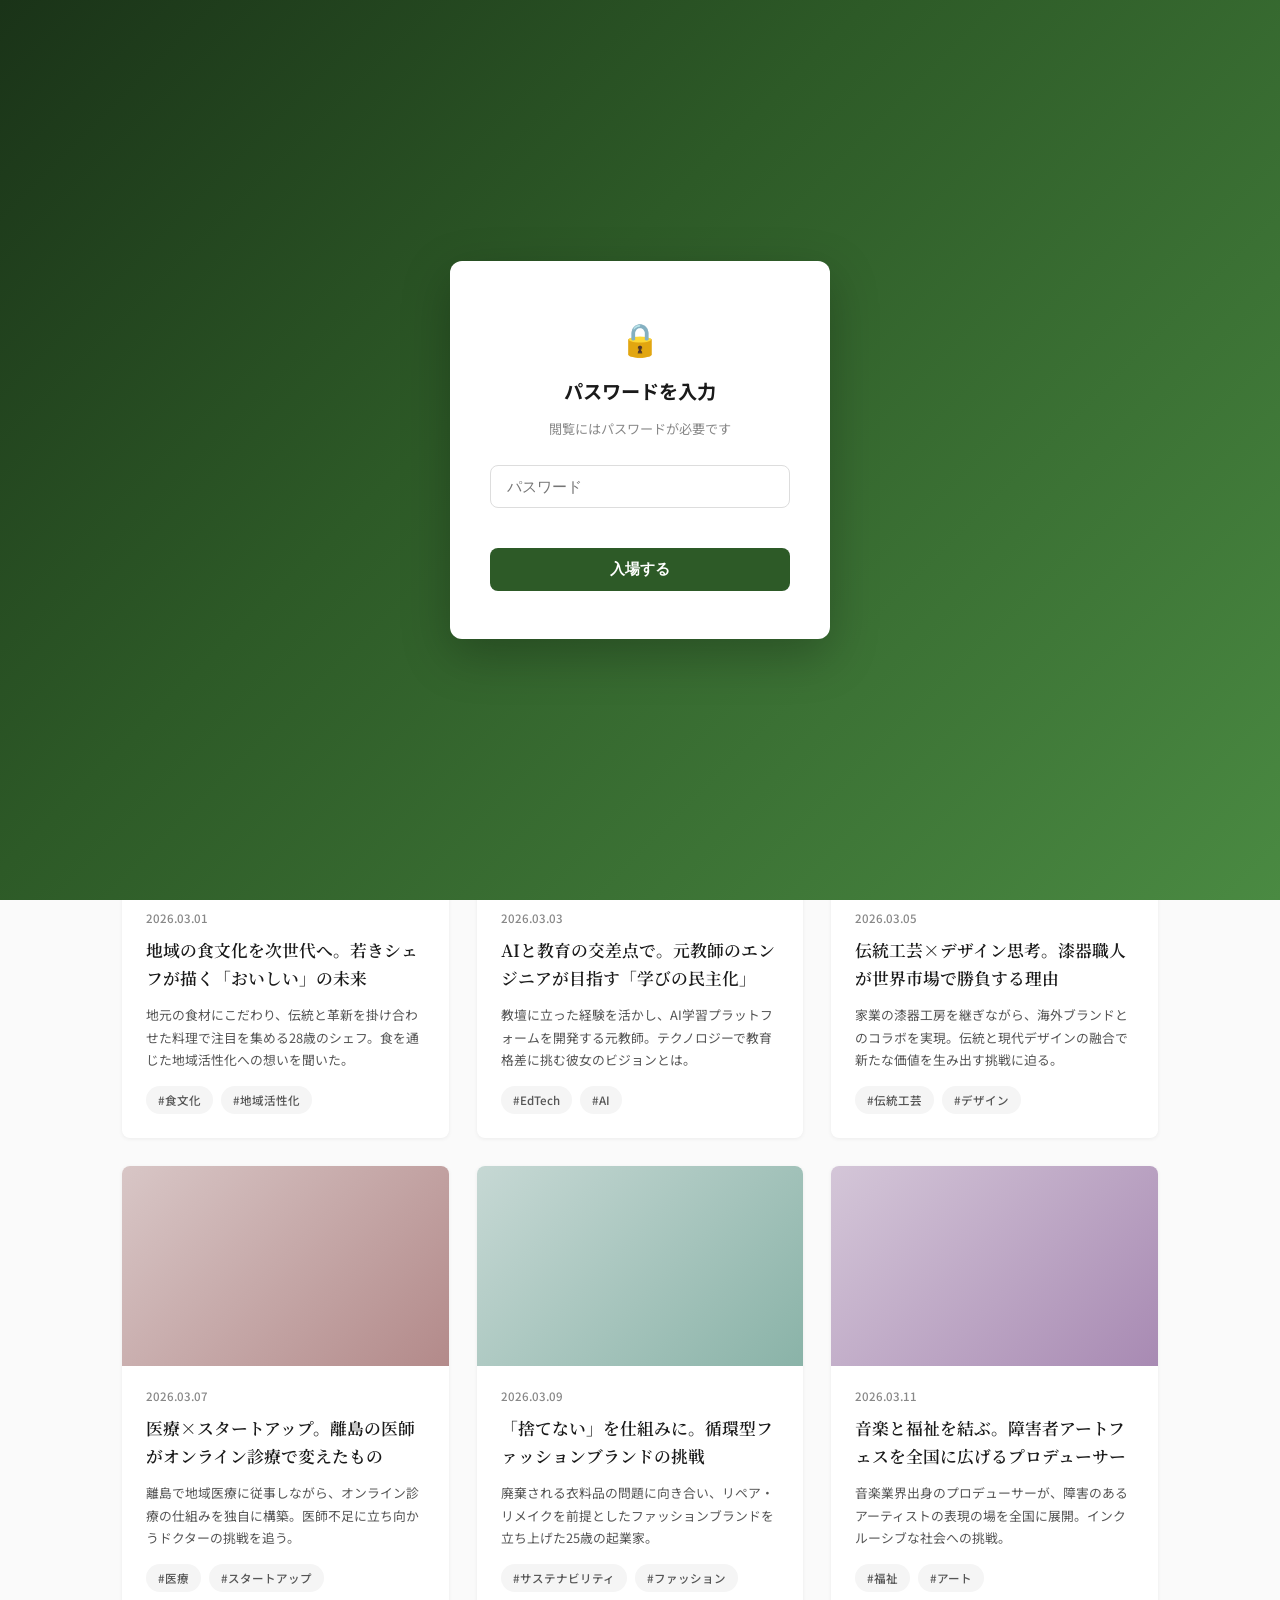
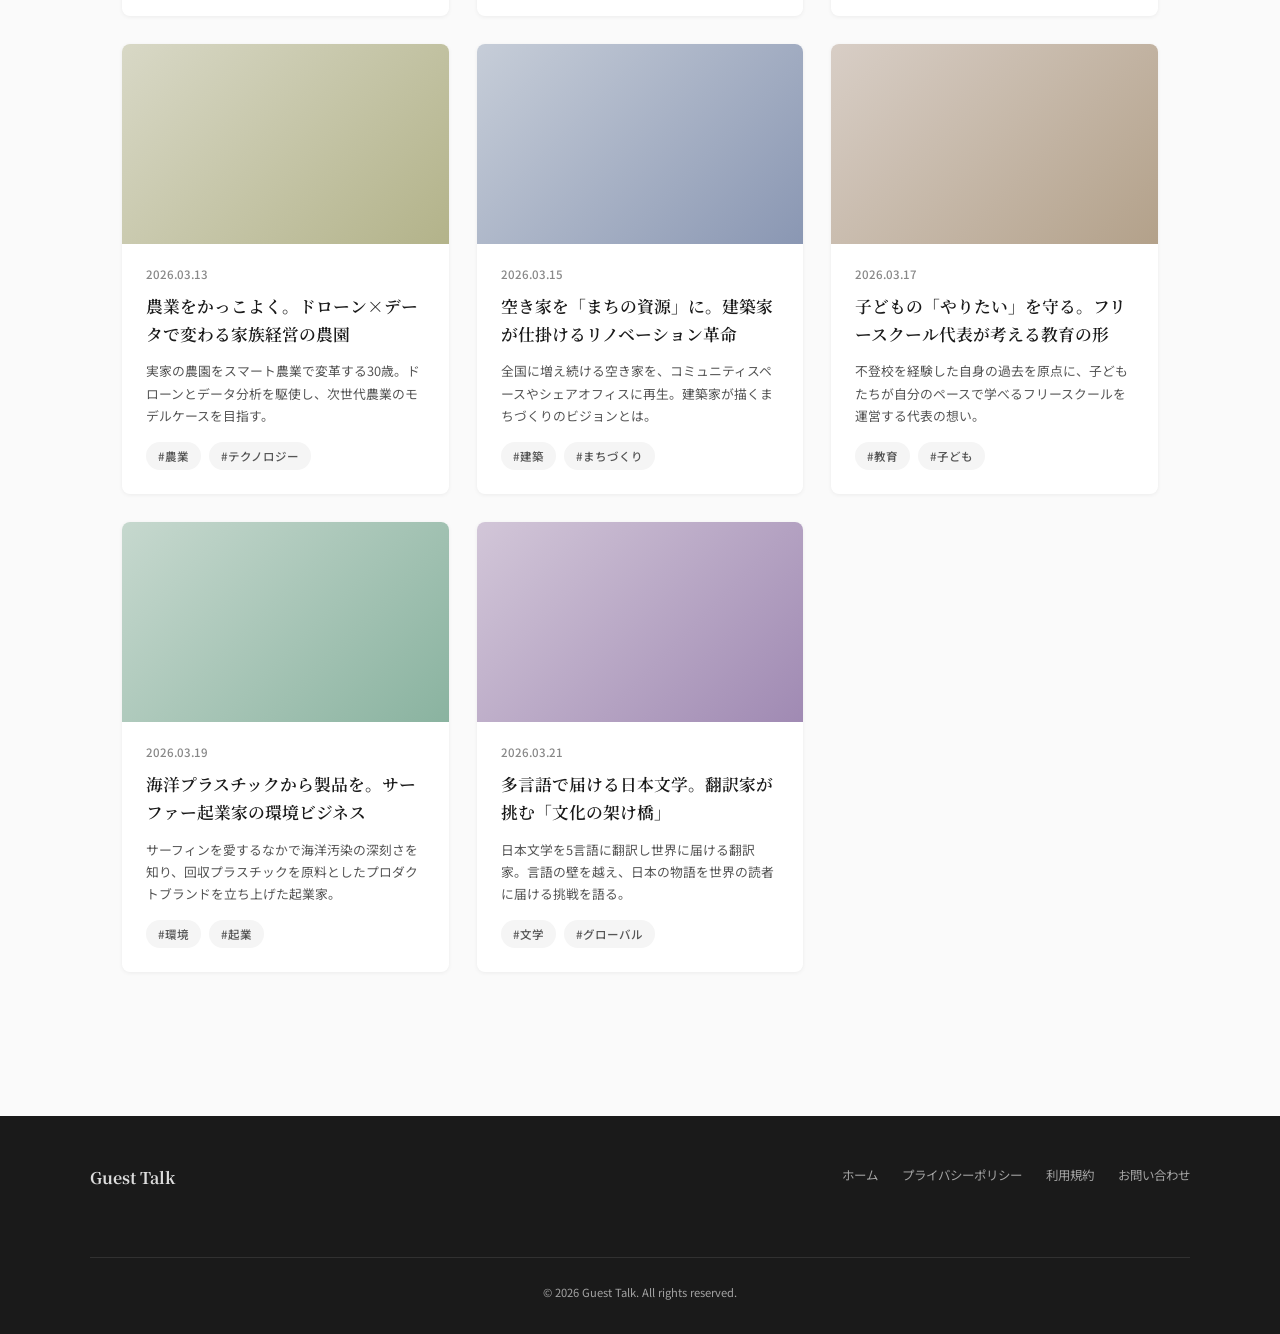
<file: index.html>
<!DOCTYPE html>
<html lang="ja">
<head>
  <meta charset="UTF-8">
  <meta name="viewport" content="width=device-width, initial-scale=1.0">
  <title>ゲストトーク — 挑戦する人たちの声</title>
  <link rel="stylesheet" href="style.css">
  <style>
    /* ---- Hero ---- */
    .hero {
      position: relative;
      height: 420px;
      background: linear-gradient(135deg, #1a3318 0%, #2d5a27 40%, #4a8a42 100%);
      display: flex;
      align-items: center;
      justify-content: center;
      text-align: center;
      color: #fff;
      overflow: hidden;
    }

    .hero::before {
      content: '';
      position: absolute;
      inset: 0;
      background:
        radial-gradient(ellipse at 20% 80%, rgba(255,255,255,0.06) 0%, transparent 60%),
        radial-gradient(ellipse at 80% 20%, rgba(255,255,255,0.04) 0%, transparent 50%);
    }

    .hero-content {
      position: relative;
      z-index: 1;
      animation: fadeInUp 0.8s ease;
    }

    .hero-label {
      font-size: 0.78rem;
      font-weight: 500;
      letter-spacing: 0.2em;
      text-transform: uppercase;
      opacity: 0.7;
      margin-bottom: 16px;
    }

    .hero h1 {
      font-family: var(--font-serif);
      font-size: 2.4rem;
      font-weight: 700;
      line-height: 1.5;
      letter-spacing: 0.06em;
      margin-bottom: 16px;
    }

    .hero-sub {
      font-size: 0.92rem;
      font-weight: 300;
      opacity: 0.8;
      line-height: 1.8;
      max-width: 520px;
    }

    /* ---- Section Intro ---- */
    .section-intro {
      max-width: var(--max-width);
      margin: 0 auto;
      padding: 56px 32px 40px;
      text-align: center;
    }

    .section-intro h2 {
      font-family: var(--font-serif);
      font-size: 1.35rem;
      font-weight: 600;
      margin-bottom: 16px;
      color: var(--color-text);
    }

    .section-intro p {
      font-size: 0.88rem;
      color: var(--color-text-secondary);
      max-width: 600px;
      margin: 0 auto;
      line-height: 1.9;
    }

    /* ---- Card Grid ---- */
    .card-grid {
      max-width: var(--max-width);
      margin: 0 auto;
      padding: 0 32px 64px;
      display: grid;
      grid-template-columns: repeat(auto-fill, minmax(320px, 1fr));
      gap: 28px;
    }

    .card {
      background: var(--color-white);
      border-radius: 8px;
      overflow: hidden;
      box-shadow: 0 1px 4px rgba(0,0,0,0.06);
      transition: transform var(--transition), box-shadow var(--transition);
    }

    .card:hover {
      transform: translateY(-4px);
      box-shadow: 0 8px 24px rgba(0,0,0,0.1);
    }

    .card-img {
      width: 100%;
      height: 200px;
      object-fit: cover;
      background: linear-gradient(135deg, #d4e4d2 0%, #b8cfb5 100%);
    }

    .card-body {
      padding: 20px 24px 24px;
    }

    .card-date {
      font-size: 0.72rem;
      color: var(--color-text-light);
      margin-bottom: 8px;
      font-weight: 500;
    }

    .card-title {
      font-family: var(--font-serif);
      font-size: 1.05rem;
      font-weight: 600;
      line-height: 1.65;
      margin-bottom: 12px;
      color: var(--color-text);
      transition: color var(--transition);
    }

    .card:hover .card-title {
      color: var(--color-accent);
    }

    .card-excerpt {
      font-size: 0.8rem;
      color: var(--color-text-secondary);
      line-height: 1.75;
      margin-bottom: 14px;
      display: -webkit-box;
      -webkit-line-clamp: 3;
      -webkit-box-orient: vertical;
      overflow: hidden;
    }

    /* ---- Responsive ---- */
    @media (max-width: 768px) {
      .hero { height: 320px; }
      .hero h1 { font-size: 1.6rem; }
      .hero-sub { font-size: 0.82rem; padding: 0 20px; }
      .section-intro { padding: 40px 16px 28px; }
      .card-grid { padding: 0 16px 48px; grid-template-columns: 1fr; gap: 20px; }
    }
  </style>
</head>
<body>

  <!-- Header -->
  <header class="site-header">
    <div class="header-inner">
      <a href="index.html" class="site-logo">Guest Talk <span>挑戦する人たちの声</span></a>
      <ul class="header-nav">
        <li><a href="index.html">ホーム</a></li>
        <li><a href="#">カテゴリ</a></li>
        <li><a href="#">タグ一覧</a></li>
        <li><a href="#">お問い合わせ</a></li>
      </ul>
    </div>
  </header>

  <!-- Hero -->
  <section class="hero">
    <div class="hero-content">
      <p class="hero-label">Guest Talk</p>
      <h1>挑戦する人たちの声</h1>
      <p class="hero-sub">それぞれの分野で挑戦を続ける11人のストーリー。<br>彼らの言葉から、新しい視点やヒントが見つかるかもしれません。</p>
    </div>
  </section>

  <!-- Section Intro -->
  <div class="section-intro">
    <h2>インタビュー一覧</h2>
    <p>社会課題の解決からテクノロジー、クリエイティブまで——多彩なフィールドで活躍するゲストたちの想いに迫ります。</p>
  </div>

  <!-- Card Grid -->
  <div class="card-grid">

    <a href="article01.html" class="card fade-in">
      <div class="card-img" style="background: linear-gradient(135deg, #c8d8c6, #8fb38a);"></div>
      <div class="card-body">
        <p class="card-date">2026.03.01</p>
        <h3 class="card-title">地域の食文化を次世代へ。若きシェフが描く「おいしい」の未来</h3>
        <p class="card-excerpt">地元の食材にこだわり、伝統と革新を掛け合わせた料理で注目を集める28歳のシェフ。食を通じた地域活性化への想いを聞いた。</p>
        <div class="tags">
          <span class="tag">#食文化</span>
          <span class="tag">#地域活性化</span>
        </div>
      </div>
    </a>

    <a href="article02.html" class="card fade-in">
      <div class="card-img" style="background: linear-gradient(135deg, #c6d0d8, #8a9fb3);"></div>
      <div class="card-body">
        <p class="card-date">2026.03.03</p>
        <h3 class="card-title">AIと教育の交差点で。元教師のエンジニアが目指す「学びの民主化」</h3>
        <p class="card-excerpt">教壇に立った経験を活かし、AI学習プラットフォームを開発する元教師。テクノロジーで教育格差に挑む彼女のビジョンとは。</p>
        <div class="tags">
          <span class="tag">#EdTech</span>
          <span class="tag">#AI</span>
        </div>
      </div>
    </a>

    <a href="article03.html" class="card fade-in">
      <div class="card-img" style="background: linear-gradient(135deg, #d8d2c6, #b3a68a);"></div>
      <div class="card-body">
        <p class="card-date">2026.03.05</p>
        <h3 class="card-title">伝統工芸×デザイン思考。漆器職人が世界市場で勝負する理由</h3>
        <p class="card-excerpt">家業の漆器工房を継ぎながら、海外ブランドとのコラボを実現。伝統と現代デザインの融合で新たな価値を生み出す挑戦に迫る。</p>
        <div class="tags">
          <span class="tag">#伝統工芸</span>
          <span class="tag">#デザイン</span>
        </div>
      </div>
    </a>

    <a href="article04.html" class="card fade-in">
      <div class="card-img" style="background: linear-gradient(135deg, #d8c6c6, #b38a8a);"></div>
      <div class="card-body">
        <p class="card-date">2026.03.07</p>
        <h3 class="card-title">医療×スタートアップ。離島の医師がオンライン診療で変えたもの</h3>
        <p class="card-excerpt">離島で地域医療に従事しながら、オンライン診療の仕組みを独自に構築。医師不足に立ち向かうドクターの挑戦を追う。</p>
        <div class="tags">
          <span class="tag">#医療</span>
          <span class="tag">#スタートアップ</span>
        </div>
      </div>
    </a>

    <a href="article05.html" class="card fade-in">
      <div class="card-img" style="background: linear-gradient(135deg, #c6d8d4, #8ab3a8);"></div>
      <div class="card-body">
        <p class="card-date">2026.03.09</p>
        <h3 class="card-title">「捨てない」を仕組みに。循環型ファッションブランドの挑戦</h3>
        <p class="card-excerpt">廃棄される衣料品の問題に向き合い、リペア・リメイクを前提としたファッションブランドを立ち上げた25歳の起業家。</p>
        <div class="tags">
          <span class="tag">#サステナビリティ</span>
          <span class="tag">#ファッション</span>
        </div>
      </div>
    </a>

    <a href="article06.html" class="card fade-in">
      <div class="card-img" style="background: linear-gradient(135deg, #d4c6d8, #a88ab3);"></div>
      <div class="card-body">
        <p class="card-date">2026.03.11</p>
        <h3 class="card-title">音楽と福祉を結ぶ。障害者アートフェスを全国に広げるプロデューサー</h3>
        <p class="card-excerpt">音楽業界出身のプロデューサーが、障害のあるアーティストの表現の場を全国に展開。インクルーシブな社会への挑戦。</p>
        <div class="tags">
          <span class="tag">#福祉</span>
          <span class="tag">#アート</span>
        </div>
      </div>
    </a>

    <a href="article07.html" class="card fade-in">
      <div class="card-img" style="background: linear-gradient(135deg, #d8d8c6, #b3b38a);"></div>
      <div class="card-body">
        <p class="card-date">2026.03.13</p>
        <h3 class="card-title">農業をかっこよく。ドローン×データで変わる家族経営の農園</h3>
        <p class="card-excerpt">実家の農園をスマート農業で変革する30歳。ドローンとデータ分析を駆使し、次世代農業のモデルケースを目指す。</p>
        <div class="tags">
          <span class="tag">#農業</span>
          <span class="tag">#テクノロジー</span>
        </div>
      </div>
    </a>

    <a href="article08.html" class="card fade-in">
      <div class="card-img" style="background: linear-gradient(135deg, #c6cdd8, #8a97b3);"></div>
      <div class="card-body">
        <p class="card-date">2026.03.15</p>
        <h3 class="card-title">空き家を「まちの資源」に。建築家が仕掛けるリノベーション革命</h3>
        <p class="card-excerpt">全国に増え続ける空き家を、コミュニティスペースやシェアオフィスに再生。建築家が描くまちづくりのビジョンとは。</p>
        <div class="tags">
          <span class="tag">#建築</span>
          <span class="tag">#まちづくり</span>
        </div>
      </div>
    </a>

    <a href="article09.html" class="card fade-in">
      <div class="card-img" style="background: linear-gradient(135deg, #d8cec6, #b3a18a);"></div>
      <div class="card-body">
        <p class="card-date">2026.03.17</p>
        <h3 class="card-title">子どもの「やりたい」を守る。フリースクール代表が考える教育の形</h3>
        <p class="card-excerpt">不登校を経験した自身の過去を原点に、子どもたちが自分のペースで学べるフリースクールを運営する代表の想い。</p>
        <div class="tags">
          <span class="tag">#教育</span>
          <span class="tag">#子ども</span>
        </div>
      </div>
    </a>

    <a href="article10.html" class="card fade-in">
      <div class="card-img" style="background: linear-gradient(135deg, #c6d8ce, #8ab3a0);"></div>
      <div class="card-body">
        <p class="card-date">2026.03.19</p>
        <h3 class="card-title">海洋プラスチックから製品を。サーファー起業家の環境ビジネス</h3>
        <p class="card-excerpt">サーフィンを愛するなかで海洋汚染の深刻さを知り、回収プラスチックを原料としたプロダクトブランドを立ち上げた起業家。</p>
        <div class="tags">
          <span class="tag">#環境</span>
          <span class="tag">#起業</span>
        </div>
      </div>
    </a>

    <a href="article11.html" class="card fade-in">
      <div class="card-img" style="background: linear-gradient(135deg, #d2c6d8, #a08ab3);"></div>
      <div class="card-body">
        <p class="card-date">2026.03.21</p>
        <h3 class="card-title">多言語で届ける日本文学。翻訳家が挑む「文化の架け橋」</h3>
        <p class="card-excerpt">日本文学を5言語に翻訳し世界に届ける翻訳家。言語の壁を越え、日本の物語を世界の読者に届ける挑戦を語る。</p>
        <div class="tags">
          <span class="tag">#文学</span>
          <span class="tag">#グローバル</span>
        </div>
      </div>
    </a>

  </div>

  <!-- Footer -->
  <footer class="site-footer">
    <div class="footer-inner">
      <p class="footer-logo">Guest Talk</p>
      <ul class="footer-links">
        <li><a href="index.html">ホーム</a></li>
        <li><a href="#">プライバシーポリシー</a></li>
        <li><a href="#">利用規約</a></li>
        <li><a href="#">お問い合わせ</a></li>
      </ul>
      <p class="footer-copy">&copy; 2026 Guest Talk. All rights reserved.</p>
    </div>
  </footer>

<script src="auth.js"></script>
</body>
</html>
</file>
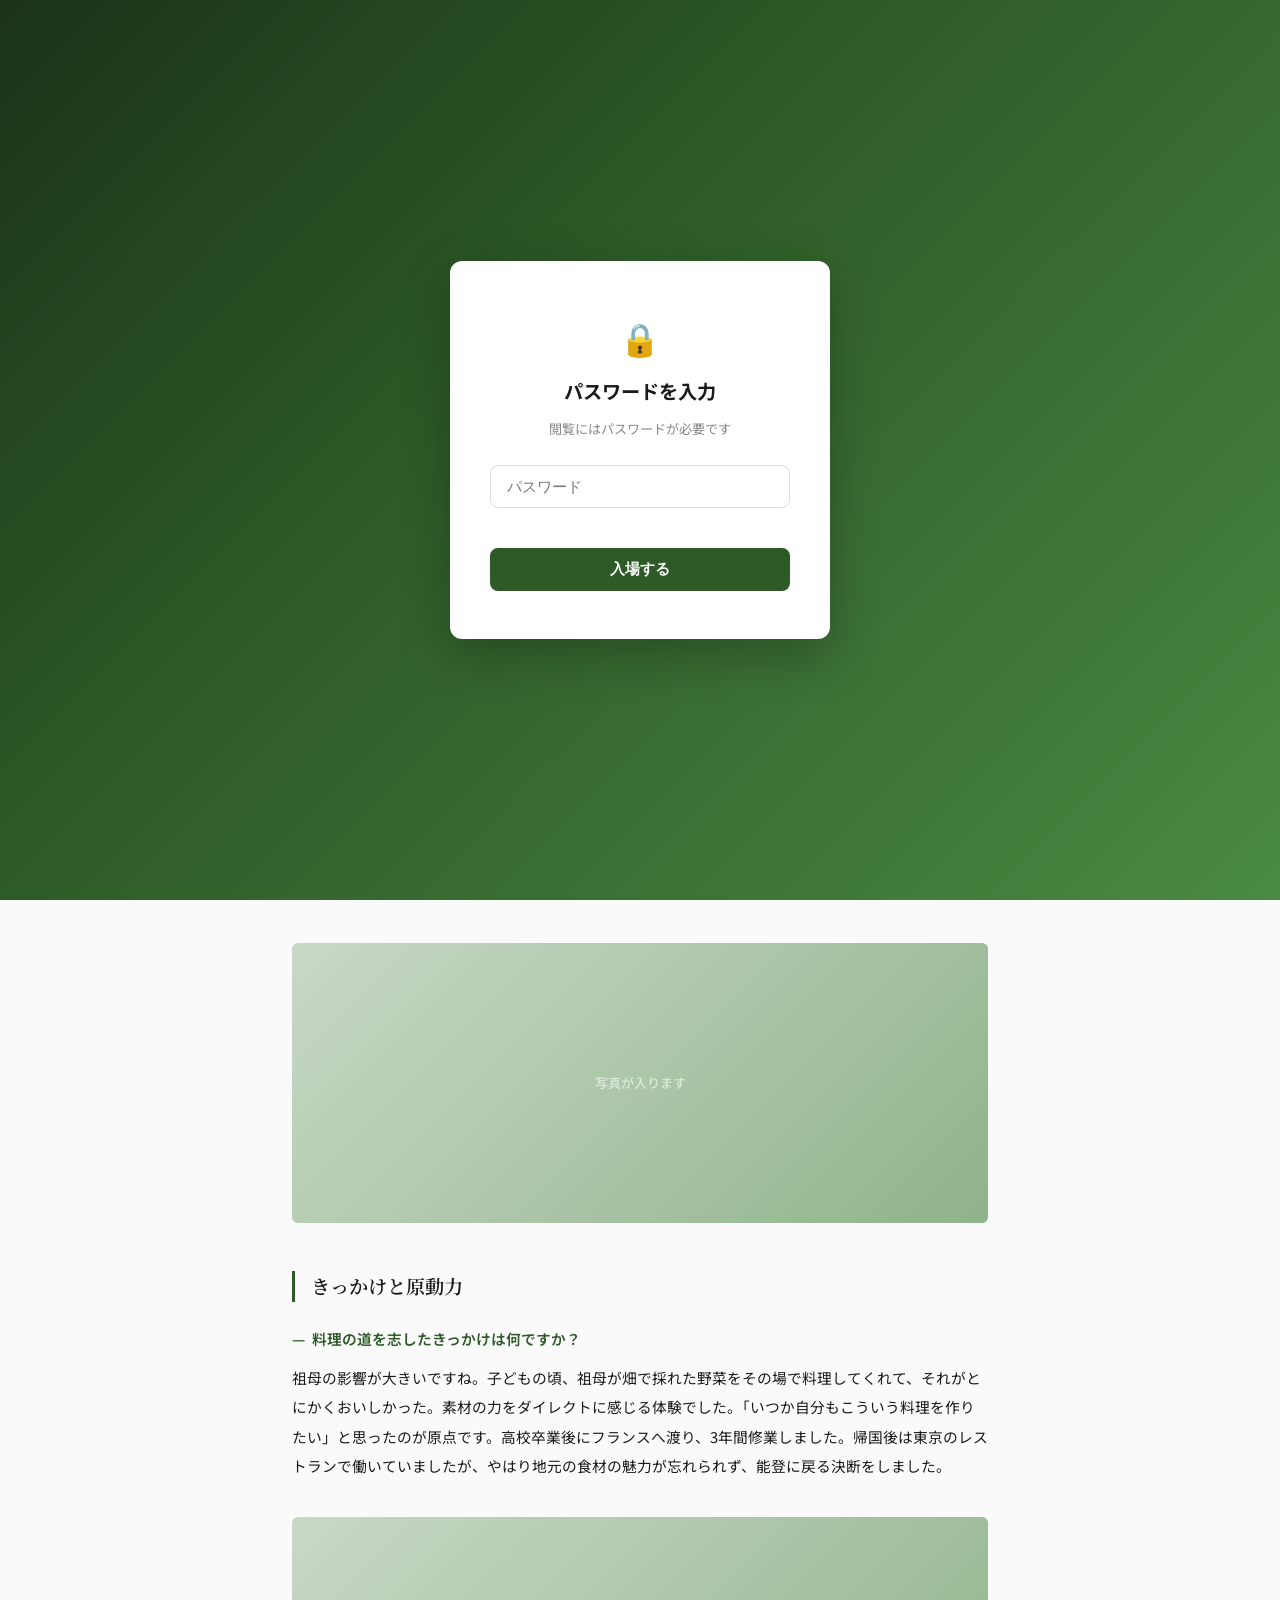
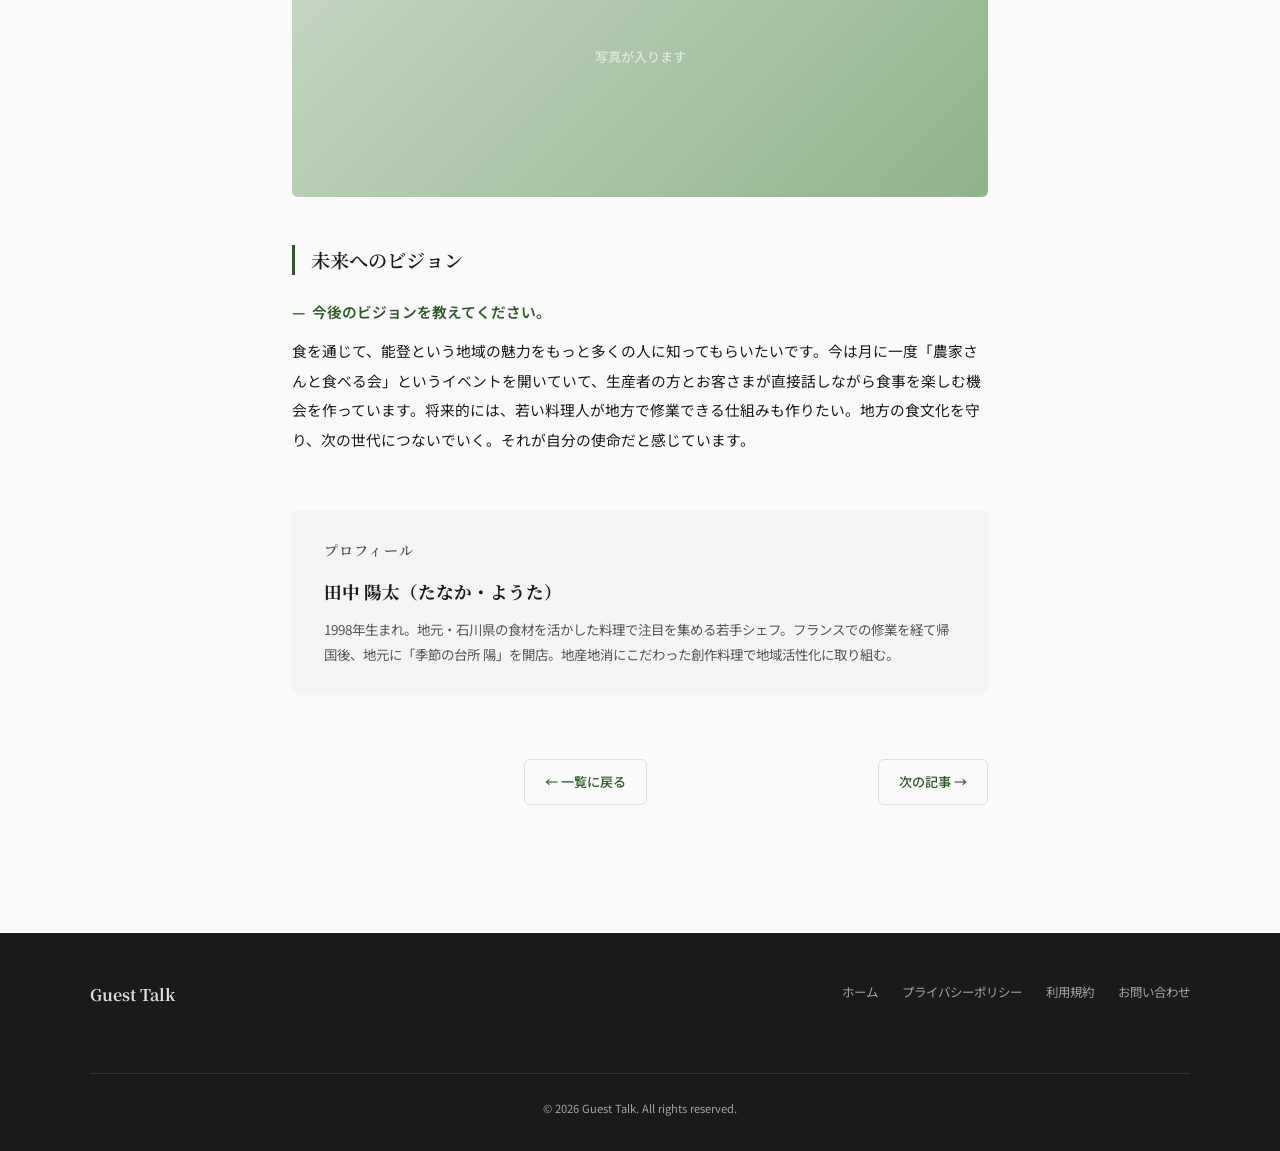
<file: article01.html>
<!DOCTYPE html>
<html lang="ja">
<head>
  <meta charset="UTF-8">
  <meta name="viewport" content="width=device-width, initial-scale=1.0">
  <title>地域の食文化を次世代へ。若きシェフが描く「おいしい」の未来 — ゲストトーク</title>
  <link rel="stylesheet" href="style.css">
  <style>
    .article-hero {
      position: relative;
      height: 380px;
      background: linear-gradient(135deg, #c8d8c6, #8fb38a);
      display: flex;
      align-items: flex-end;
      overflow: hidden;
    }
    .article-hero-overlay {
      position: absolute;
      inset: 0;
      background: linear-gradient(to top, rgba(0,0,0,0.45) 0%, transparent 60%);
    }
    .article-hero-content {
      position: relative;
      z-index: 1;
      max-width: var(--max-width);
      margin: 0 auto;
      width: 100%;
      padding: 40px 32px;
      color: #fff;
      animation: fadeInUp 0.7s ease;
    }
    .article-hero-date {
      font-size: 0.78rem;
      opacity: 0.8;
      margin-bottom: 10px;
      font-weight: 500;
    }
    .article-hero h1 {
      font-family: var(--font-serif);
      font-size: 1.75rem;
      font-weight: 700;
      line-height: 1.6;
      max-width: 680px;
    }
    .article-hero .tags {
      margin-top: 14px;
    }
    .article-hero .tag {
      background: rgba(255,255,255,0.18);
      color: rgba(255,255,255,0.9);
    }
    .article-body {
      max-width: var(--max-width-article);
      margin: 0 auto;
      padding: 48px 32px 64px;
    }
    .article-lead {
      font-family: var(--font-serif);
      font-size: 1.05rem;
      line-height: 2;
      color: var(--color-text);
      margin-bottom: 48px;
      padding-bottom: 40px;
      border-bottom: 1px solid var(--color-border);
    }
    .section-heading {
      font-family: var(--font-serif);
      font-size: 1.2rem;
      font-weight: 600;
      color: var(--color-text);
      margin: 48px 0 24px;
      padding-left: 16px;
      border-left: 3px solid var(--color-accent);
      line-height: 1.6;
    }
    .interview-block {
      margin-bottom: 36px;
    }
    .interview-q {
      font-weight: 600;
      font-size: 0.92rem;
      color: var(--color-accent);
      margin-bottom: 12px;
      padding-left: 20px;
      position: relative;
      line-height: 1.7;
    }
    .interview-q::before {
      content: '—';
      position: absolute;
      left: 0;
      color: var(--color-accent);
    }
    .interview-a {
      font-size: 0.92rem;
      line-height: 2;
      color: var(--color-text);
      margin-bottom: 8px;
    }
    .img-placeholder {
      width: 100%;
      height: 280px;
      background: linear-gradient(135deg, #c8d8c6, #8fb38a);
      border-radius: 6px;
      margin: 36px 0;
      display: flex;
      align-items: center;
      justify-content: center;
      color: rgba(255,255,255,0.6);
      font-size: 0.82rem;
      font-weight: 500;
    }
    .profile-box {
      background: var(--color-tag-bg);
      border-radius: 8px;
      padding: 28px 32px;
      margin-top: 56px;
    }
    .profile-box h3 {
      font-family: var(--font-serif);
      font-size: 0.88rem;
      font-weight: 600;
      color: var(--color-text-secondary);
      margin-bottom: 12px;
      letter-spacing: 0.08em;
    }
    .profile-name {
      font-family: var(--font-serif);
      font-size: 1.1rem;
      font-weight: 700;
      margin-bottom: 10px;
    }
    .profile-desc {
      font-size: 0.84rem;
      line-height: 1.85;
      color: var(--color-text-secondary);
    }
    .article-nav {
      max-width: var(--max-width-article);
      margin: 0 auto;
      padding: 0 32px 48px;
      display: flex;
      justify-content: space-between;
      gap: 16px;
    }
    .article-nav a {
      display: inline-flex;
      align-items: center;
      gap: 6px;
      font-size: 0.82rem;
      font-weight: 500;
      color: var(--color-accent);
      padding: 10px 20px;
      border: 1px solid var(--color-border);
      border-radius: 6px;
      transition: background var(--transition), border-color var(--transition);
    }
    .article-nav a:hover {
      background: var(--color-accent-light);
      border-color: var(--color-accent);
    }
    @media (max-width: 768px) {
      .article-hero { height: 300px; }
      .article-hero h1 { font-size: 1.3rem; }
      .article-hero-content { padding: 28px 16px; }
      .article-body { padding: 32px 16px 48px; }
      .article-nav { padding: 0 16px 32px; flex-direction: column; }
      .img-placeholder { height: 180px; }
    }
  </style>
</head>
<body>

  <header class="site-header">
    <div class="header-inner">
      <a href="index.html" class="site-logo">Guest Talk <span>挑戦する人たちの声</span></a>
      <ul class="header-nav">
        <li><a href="index.html">ホーム</a></li>
        <li><a href="#">カテゴリ</a></li>
        <li><a href="#">タグ一覧</a></li>
        <li><a href="#">お問い合わせ</a></li>
      </ul>
    </div>
  </header>

  <nav class="breadcrumb">
    <a href="index.html">ホーム</a><span>/</span>
    <a href="index.html">ゲストトーク</a><span>/</span>
    <span>地域の食文化を次世代へ。若きシェフが描く…</span>
  </nav>

  <section class="article-hero">
    <div class="article-hero-overlay"></div>
    <div class="article-hero-content">
      <p class="article-hero-date">2026.03.01</p>
      <h1>地域の食文化を次世代へ。若きシェフが描く「おいしい」の未来</h1>
      <div class="tags">
        <span class="tag">#食文化</span>
        <span class="tag">#地域活性化</span>
      </div>
    </div>
  </section>

  <article class="article-body">
    <p class="article-lead">地元食材を活かした料理で注目を集める28歳のシェフ・田中陽太さん。食を通じた地域活性化にかける想いとは？</p>

    <h2 class="section-heading">活動について</h2>

    <div class="interview-block">
      <p class="interview-q">現在のお仕事について教えてください。</p>
      <p class="interview-a">石川県の能登地方で「季節の台所 陽」というレストランを経営しています。地元の農家さんや漁師さんと直接つながりを持ち、その日に手に入る最高の食材で料理を作るスタイルです。メニューは固定ではなく、毎日変わります。お客さまには「今日は何が出てくるんだろう」というワクワク感を楽しんでいただいています。</p>
    </div>

    <div class="img-placeholder">写真が入ります</div>

    <h2 class="section-heading">きっかけと原動力</h2>

    <div class="interview-block">
      <p class="interview-q">料理の道を志したきっかけは何ですか？</p>
      <p class="interview-a">祖母の影響が大きいですね。子どもの頃、祖母が畑で採れた野菜をその場で料理してくれて、それがとにかくおいしかった。素材の力をダイレクトに感じる体験でした。「いつか自分もこういう料理を作りたい」と思ったのが原点です。高校卒業後にフランスへ渡り、3年間修業しました。帰国後は東京のレストランで働いていましたが、やはり地元の食材の魅力が忘れられず、能登に戻る決断をしました。</p>
    </div>

    <div class="img-placeholder">写真が入ります</div>

    <h2 class="section-heading">未来へのビジョン</h2>

    <div class="interview-block">
      <p class="interview-q">今後のビジョンを教えてください。</p>
      <p class="interview-a">食を通じて、能登という地域の魅力をもっと多くの人に知ってもらいたいです。今は月に一度「農家さんと食べる会」というイベントを開いていて、生産者の方とお客さまが直接話しながら食事を楽しむ機会を作っています。将来的には、若い料理人が地方で修業できる仕組みも作りたい。地方の食文化を守り、次の世代につないでいく。それが自分の使命だと感じています。</p>
    </div>

    <div class="profile-box">
      <h3>プロフィール</h3>
      <p class="profile-name">田中 陽太（たなか・ようた）</p>
      <p class="profile-desc">1998年生まれ。地元・石川県の食材を活かした料理で注目を集める若手シェフ。フランスでの修業を経て帰国後、地元に「季節の台所 陽」を開店。地産地消にこだわった創作料理で地域活性化に取り組む。</p>
    </div>
  </article>

  <nav class="article-nav">
    <span></span>
    <a href="index.html">← 一覧に戻る</a>
    <a href="article02.html">次の記事 →</a>
  </nav>

  <footer class="site-footer">
    <div class="footer-inner">
      <p class="footer-logo">Guest Talk</p>
      <ul class="footer-links">
        <li><a href="index.html">ホーム</a></li>
        <li><a href="#">プライバシーポリシー</a></li>
        <li><a href="#">利用規約</a></li>
        <li><a href="#">お問い合わせ</a></li>
      </ul>
      <p class="footer-copy">&copy; 2026 Guest Talk. All rights reserved.</p>
    </div>
  </footer>

<script src="auth.js"></script>
</body>
</html>
</file>
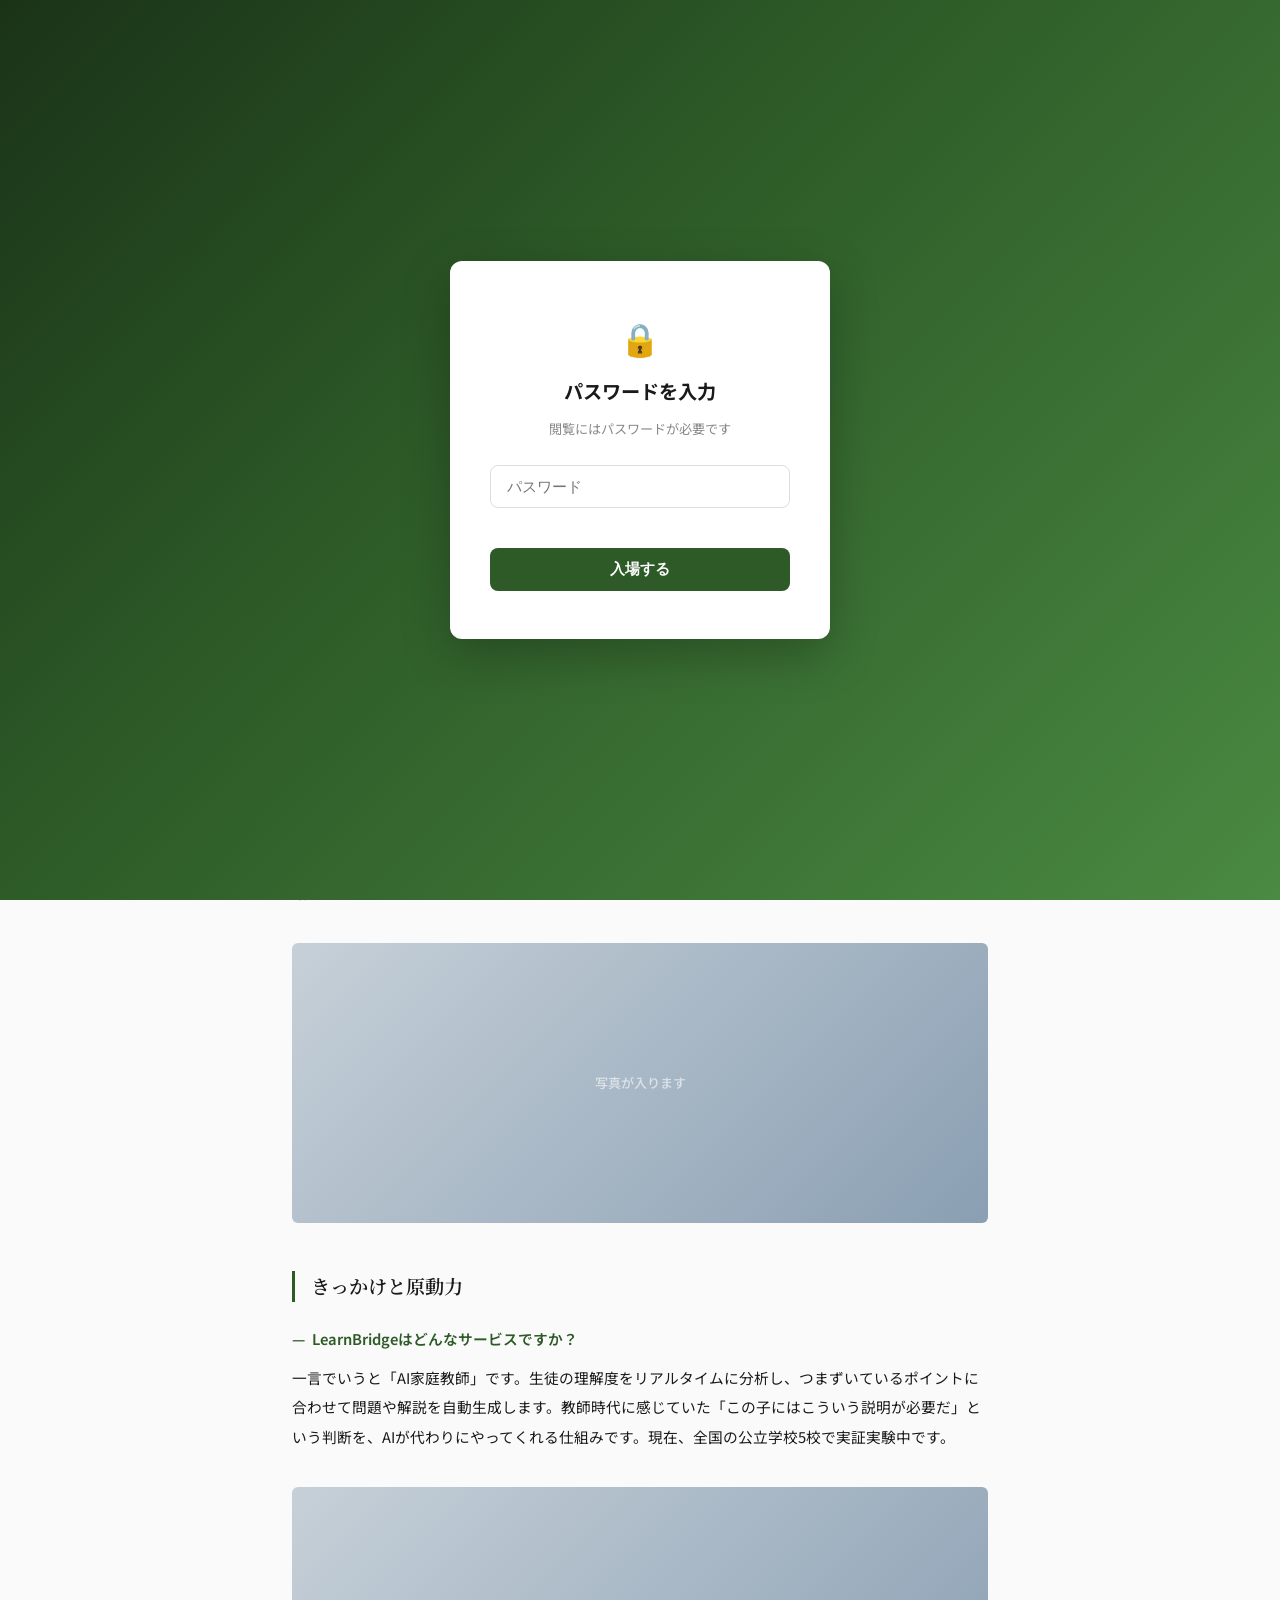
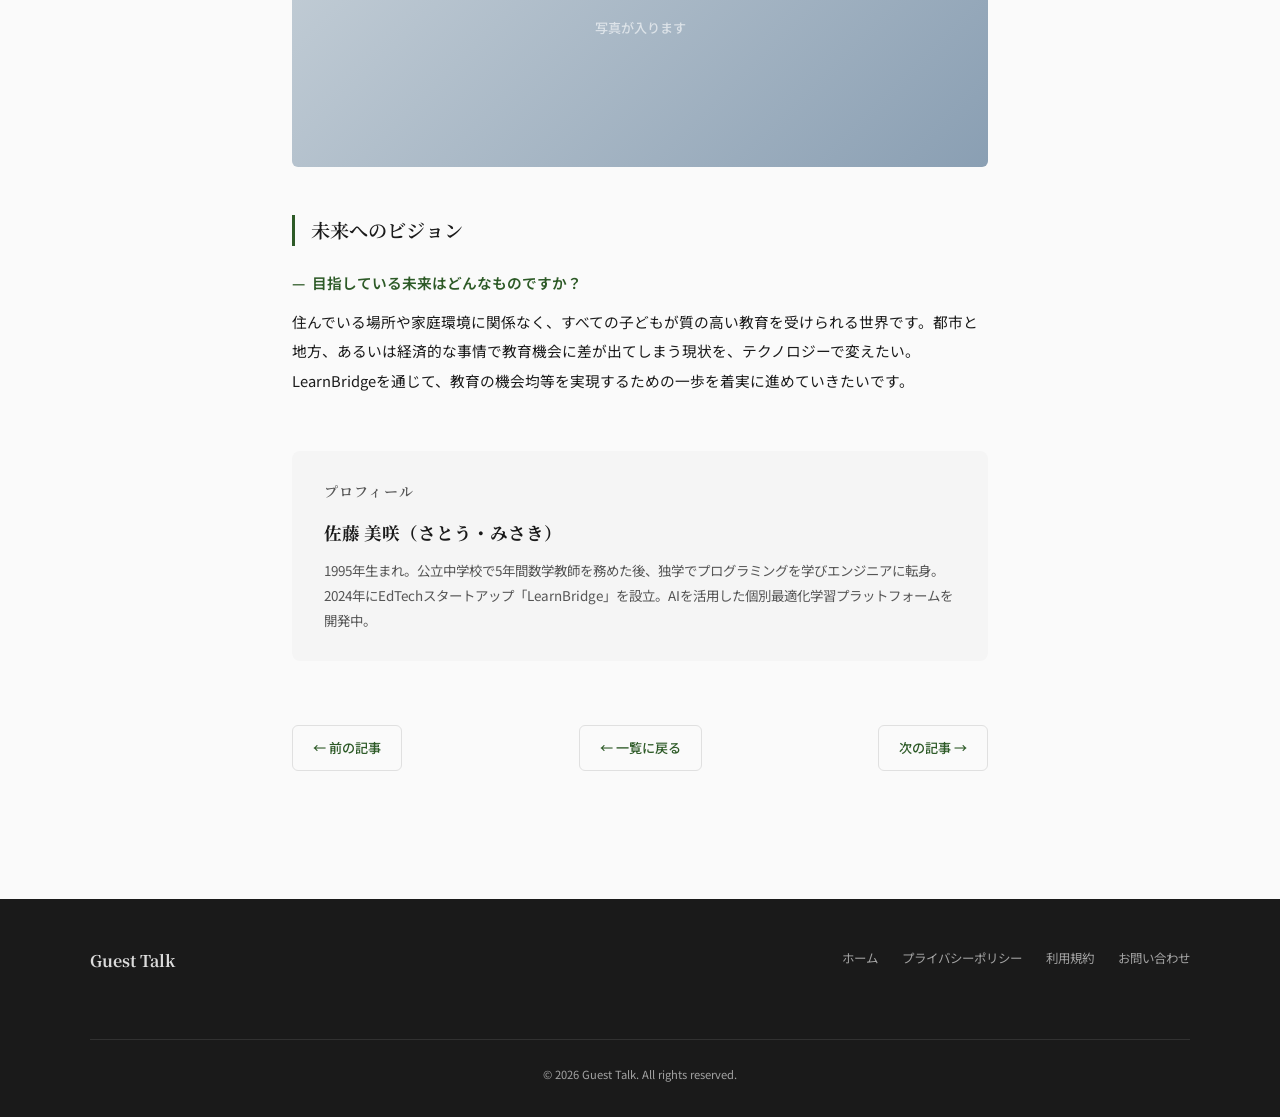
<file: article02.html>
<!DOCTYPE html>
<html lang="ja">
<head>
  <meta charset="UTF-8">
  <meta name="viewport" content="width=device-width, initial-scale=1.0">
  <title>AIと教育の交差点で。元教師のエンジニアが目指す「学びの民主化」 — ゲストトーク</title>
  <link rel="stylesheet" href="style.css">
  <style>
    .article-hero {
      position: relative;
      height: 380px;
      background: linear-gradient(135deg, #c6d0d8, #8a9fb3);
      display: flex;
      align-items: flex-end;
      overflow: hidden;
    }
    .article-hero-overlay {
      position: absolute;
      inset: 0;
      background: linear-gradient(to top, rgba(0,0,0,0.45) 0%, transparent 60%);
    }
    .article-hero-content {
      position: relative;
      z-index: 1;
      max-width: var(--max-width);
      margin: 0 auto;
      width: 100%;
      padding: 40px 32px;
      color: #fff;
      animation: fadeInUp 0.7s ease;
    }
    .article-hero-date {
      font-size: 0.78rem;
      opacity: 0.8;
      margin-bottom: 10px;
      font-weight: 500;
    }
    .article-hero h1 {
      font-family: var(--font-serif);
      font-size: 1.75rem;
      font-weight: 700;
      line-height: 1.6;
      max-width: 680px;
    }
    .article-hero .tags {
      margin-top: 14px;
    }
    .article-hero .tag {
      background: rgba(255,255,255,0.18);
      color: rgba(255,255,255,0.9);
    }
    .article-body {
      max-width: var(--max-width-article);
      margin: 0 auto;
      padding: 48px 32px 64px;
    }
    .article-lead {
      font-family: var(--font-serif);
      font-size: 1.05rem;
      line-height: 2;
      color: var(--color-text);
      margin-bottom: 48px;
      padding-bottom: 40px;
      border-bottom: 1px solid var(--color-border);
    }
    .section-heading {
      font-family: var(--font-serif);
      font-size: 1.2rem;
      font-weight: 600;
      color: var(--color-text);
      margin: 48px 0 24px;
      padding-left: 16px;
      border-left: 3px solid var(--color-accent);
      line-height: 1.6;
    }
    .interview-block {
      margin-bottom: 36px;
    }
    .interview-q {
      font-weight: 600;
      font-size: 0.92rem;
      color: var(--color-accent);
      margin-bottom: 12px;
      padding-left: 20px;
      position: relative;
      line-height: 1.7;
    }
    .interview-q::before {
      content: '—';
      position: absolute;
      left: 0;
      color: var(--color-accent);
    }
    .interview-a {
      font-size: 0.92rem;
      line-height: 2;
      color: var(--color-text);
      margin-bottom: 8px;
    }
    .img-placeholder {
      width: 100%;
      height: 280px;
      background: linear-gradient(135deg, #c6d0d8, #8a9fb3);
      border-radius: 6px;
      margin: 36px 0;
      display: flex;
      align-items: center;
      justify-content: center;
      color: rgba(255,255,255,0.6);
      font-size: 0.82rem;
      font-weight: 500;
    }
    .profile-box {
      background: var(--color-tag-bg);
      border-radius: 8px;
      padding: 28px 32px;
      margin-top: 56px;
    }
    .profile-box h3 {
      font-family: var(--font-serif);
      font-size: 0.88rem;
      font-weight: 600;
      color: var(--color-text-secondary);
      margin-bottom: 12px;
      letter-spacing: 0.08em;
    }
    .profile-name {
      font-family: var(--font-serif);
      font-size: 1.1rem;
      font-weight: 700;
      margin-bottom: 10px;
    }
    .profile-desc {
      font-size: 0.84rem;
      line-height: 1.85;
      color: var(--color-text-secondary);
    }
    .article-nav {
      max-width: var(--max-width-article);
      margin: 0 auto;
      padding: 0 32px 48px;
      display: flex;
      justify-content: space-between;
      gap: 16px;
    }
    .article-nav a {
      display: inline-flex;
      align-items: center;
      gap: 6px;
      font-size: 0.82rem;
      font-weight: 500;
      color: var(--color-accent);
      padding: 10px 20px;
      border: 1px solid var(--color-border);
      border-radius: 6px;
      transition: background var(--transition), border-color var(--transition);
    }
    .article-nav a:hover {
      background: var(--color-accent-light);
      border-color: var(--color-accent);
    }
    @media (max-width: 768px) {
      .article-hero { height: 300px; }
      .article-hero h1 { font-size: 1.3rem; }
      .article-hero-content { padding: 28px 16px; }
      .article-body { padding: 32px 16px 48px; }
      .article-nav { padding: 0 16px 32px; flex-direction: column; }
      .img-placeholder { height: 180px; }
    }
  </style>
</head>
<body>

  <header class="site-header">
    <div class="header-inner">
      <a href="index.html" class="site-logo">Guest Talk <span>挑戦する人たちの声</span></a>
      <ul class="header-nav">
        <li><a href="index.html">ホーム</a></li>
        <li><a href="#">カテゴリ</a></li>
        <li><a href="#">タグ一覧</a></li>
        <li><a href="#">お問い合わせ</a></li>
      </ul>
    </div>
  </header>

  <nav class="breadcrumb">
    <a href="index.html">ホーム</a><span>/</span>
    <a href="index.html">ゲストトーク</a><span>/</span>
    <span>AIと教育の交差点で。元教師のエンジニア…</span>
  </nav>

  <section class="article-hero">
    <div class="article-hero-overlay"></div>
    <div class="article-hero-content">
      <p class="article-hero-date">2026.03.03</p>
      <h1>AIと教育の交差点で。元教師のエンジニアが目指す「学びの民主化」</h1>
      <div class="tags">
        <span class="tag">#EdTech</span>
        <span class="tag">#AI</span>
      </div>
    </div>
  </section>

  <article class="article-body">
    <p class="article-lead">教壇に立った経験を活かし、AI学習プラットフォームを開発する元教師・佐藤美咲さん。テクノロジーで教育格差に挑むビジョンとは。</p>

    <h2 class="section-heading">活動について</h2>

    <div class="interview-block">
      <p class="interview-q">教師からエンジニアへ。大きな転身ですね。</p>
      <p class="interview-a">はい。ただ、根っこにあるものは変わっていないんです。教師時代、一人ひとりの生徒に合った教え方をしたいのに、30人以上のクラスでは物理的に難しい。その悔しさが転身のきっかけでした。テクノロジーなら、一人ひとりに寄り添った学びを届けられるかもしれない。そう考えてプログラミングを学び始めました。</p>
    </div>

    <div class="img-placeholder">写真が入ります</div>

    <h2 class="section-heading">きっかけと原動力</h2>

    <div class="interview-block">
      <p class="interview-q">LearnBridgeはどんなサービスですか？</p>
      <p class="interview-a">一言でいうと「AI家庭教師」です。生徒の理解度をリアルタイムに分析し、つまずいているポイントに合わせて問題や解説を自動生成します。教師時代に感じていた「この子にはこういう説明が必要だ」という判断を、AIが代わりにやってくれる仕組みです。現在、全国の公立学校5校で実証実験中です。</p>
    </div>

    <div class="img-placeholder">写真が入ります</div>

    <h2 class="section-heading">未来へのビジョン</h2>

    <div class="interview-block">
      <p class="interview-q">目指している未来はどんなものですか？</p>
      <p class="interview-a">住んでいる場所や家庭環境に関係なく、すべての子どもが質の高い教育を受けられる世界です。都市と地方、あるいは経済的な事情で教育機会に差が出てしまう現状を、テクノロジーで変えたい。LearnBridgeを通じて、教育の機会均等を実現するための一歩を着実に進めていきたいです。</p>
    </div>

    <div class="profile-box">
      <h3>プロフィール</h3>
      <p class="profile-name">佐藤 美咲（さとう・みさき）</p>
      <p class="profile-desc">1995年生まれ。公立中学校で5年間数学教師を務めた後、独学でプログラミングを学びエンジニアに転身。2024年にEdTechスタートアップ「LearnBridge」を設立。AIを活用した個別最適化学習プラットフォームを開発中。</p>
    </div>
  </article>

  <nav class="article-nav">
    <a href="article01.html">← 前の記事</a>
    <a href="index.html">← 一覧に戻る</a>
    <a href="article03.html">次の記事 →</a>
  </nav>

  <footer class="site-footer">
    <div class="footer-inner">
      <p class="footer-logo">Guest Talk</p>
      <ul class="footer-links">
        <li><a href="index.html">ホーム</a></li>
        <li><a href="#">プライバシーポリシー</a></li>
        <li><a href="#">利用規約</a></li>
        <li><a href="#">お問い合わせ</a></li>
      </ul>
      <p class="footer-copy">&copy; 2026 Guest Talk. All rights reserved.</p>
    </div>
  </footer>

<script src="auth.js"></script>
</body>
</html>
</file>
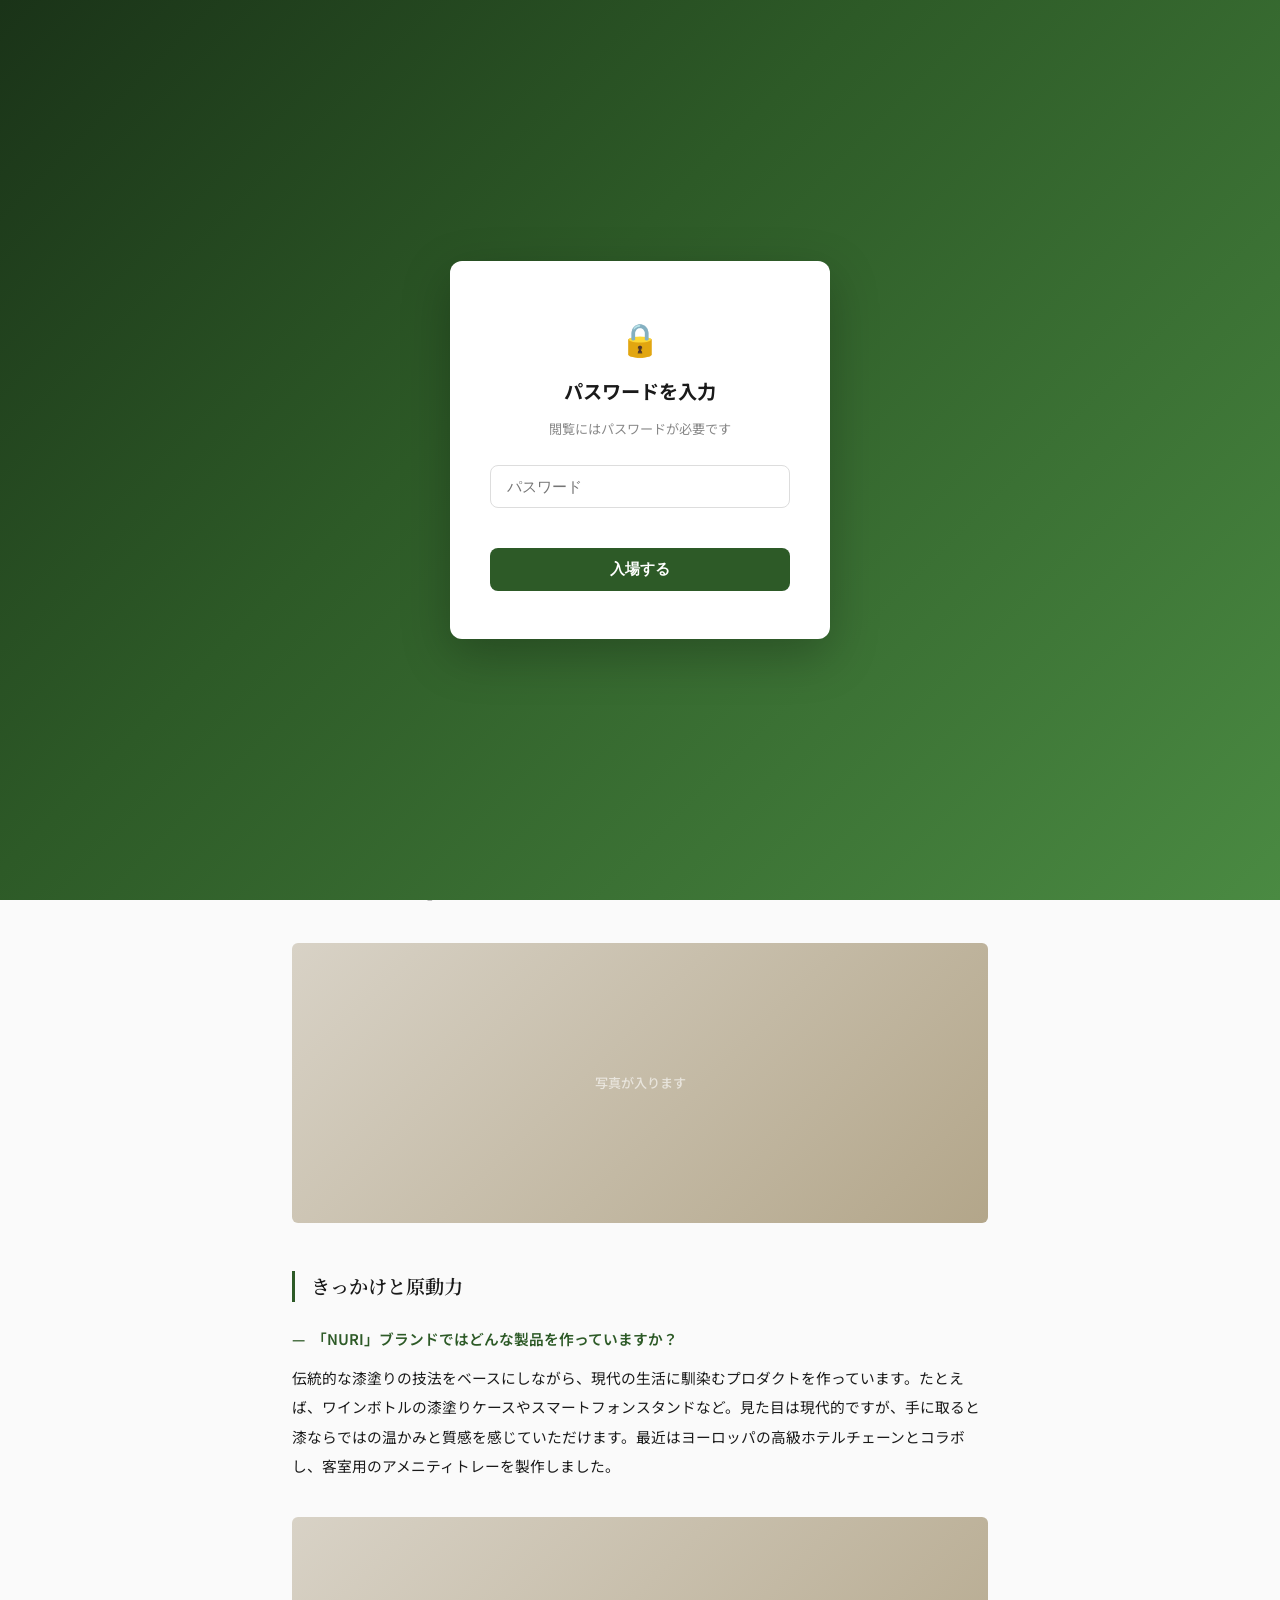
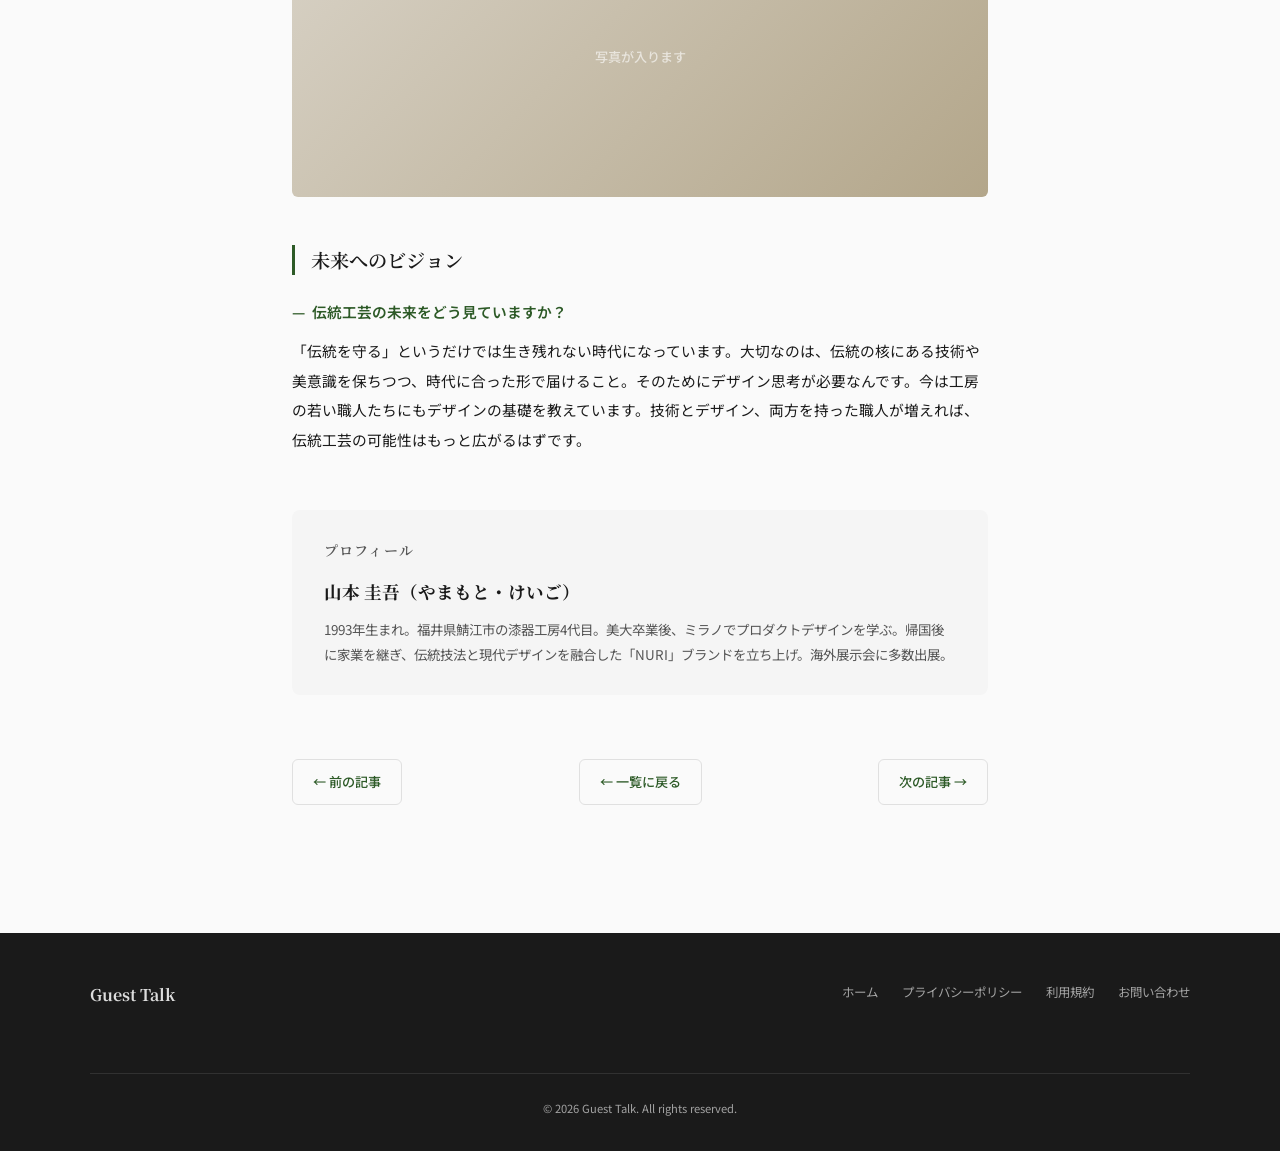
<file: article03.html>
<!DOCTYPE html>
<html lang="ja">
<head>
  <meta charset="UTF-8">
  <meta name="viewport" content="width=device-width, initial-scale=1.0">
  <title>伝統工芸×デザイン思考。漆器職人が世界市場で勝負する理由 — ゲストトーク</title>
  <link rel="stylesheet" href="style.css">
  <style>
    .article-hero {
      position: relative;
      height: 380px;
      background: linear-gradient(135deg, #d8d2c6, #b3a68a);
      display: flex;
      align-items: flex-end;
      overflow: hidden;
    }
    .article-hero-overlay {
      position: absolute;
      inset: 0;
      background: linear-gradient(to top, rgba(0,0,0,0.45) 0%, transparent 60%);
    }
    .article-hero-content {
      position: relative;
      z-index: 1;
      max-width: var(--max-width);
      margin: 0 auto;
      width: 100%;
      padding: 40px 32px;
      color: #fff;
      animation: fadeInUp 0.7s ease;
    }
    .article-hero-date {
      font-size: 0.78rem;
      opacity: 0.8;
      margin-bottom: 10px;
      font-weight: 500;
    }
    .article-hero h1 {
      font-family: var(--font-serif);
      font-size: 1.75rem;
      font-weight: 700;
      line-height: 1.6;
      max-width: 680px;
    }
    .article-hero .tags {
      margin-top: 14px;
    }
    .article-hero .tag {
      background: rgba(255,255,255,0.18);
      color: rgba(255,255,255,0.9);
    }
    .article-body {
      max-width: var(--max-width-article);
      margin: 0 auto;
      padding: 48px 32px 64px;
    }
    .article-lead {
      font-family: var(--font-serif);
      font-size: 1.05rem;
      line-height: 2;
      color: var(--color-text);
      margin-bottom: 48px;
      padding-bottom: 40px;
      border-bottom: 1px solid var(--color-border);
    }
    .section-heading {
      font-family: var(--font-serif);
      font-size: 1.2rem;
      font-weight: 600;
      color: var(--color-text);
      margin: 48px 0 24px;
      padding-left: 16px;
      border-left: 3px solid var(--color-accent);
      line-height: 1.6;
    }
    .interview-block {
      margin-bottom: 36px;
    }
    .interview-q {
      font-weight: 600;
      font-size: 0.92rem;
      color: var(--color-accent);
      margin-bottom: 12px;
      padding-left: 20px;
      position: relative;
      line-height: 1.7;
    }
    .interview-q::before {
      content: '—';
      position: absolute;
      left: 0;
      color: var(--color-accent);
    }
    .interview-a {
      font-size: 0.92rem;
      line-height: 2;
      color: var(--color-text);
      margin-bottom: 8px;
    }
    .img-placeholder {
      width: 100%;
      height: 280px;
      background: linear-gradient(135deg, #d8d2c6, #b3a68a);
      border-radius: 6px;
      margin: 36px 0;
      display: flex;
      align-items: center;
      justify-content: center;
      color: rgba(255,255,255,0.6);
      font-size: 0.82rem;
      font-weight: 500;
    }
    .profile-box {
      background: var(--color-tag-bg);
      border-radius: 8px;
      padding: 28px 32px;
      margin-top: 56px;
    }
    .profile-box h3 {
      font-family: var(--font-serif);
      font-size: 0.88rem;
      font-weight: 600;
      color: var(--color-text-secondary);
      margin-bottom: 12px;
      letter-spacing: 0.08em;
    }
    .profile-name {
      font-family: var(--font-serif);
      font-size: 1.1rem;
      font-weight: 700;
      margin-bottom: 10px;
    }
    .profile-desc {
      font-size: 0.84rem;
      line-height: 1.85;
      color: var(--color-text-secondary);
    }
    .article-nav {
      max-width: var(--max-width-article);
      margin: 0 auto;
      padding: 0 32px 48px;
      display: flex;
      justify-content: space-between;
      gap: 16px;
    }
    .article-nav a {
      display: inline-flex;
      align-items: center;
      gap: 6px;
      font-size: 0.82rem;
      font-weight: 500;
      color: var(--color-accent);
      padding: 10px 20px;
      border: 1px solid var(--color-border);
      border-radius: 6px;
      transition: background var(--transition), border-color var(--transition);
    }
    .article-nav a:hover {
      background: var(--color-accent-light);
      border-color: var(--color-accent);
    }
    @media (max-width: 768px) {
      .article-hero { height: 300px; }
      .article-hero h1 { font-size: 1.3rem; }
      .article-hero-content { padding: 28px 16px; }
      .article-body { padding: 32px 16px 48px; }
      .article-nav { padding: 0 16px 32px; flex-direction: column; }
      .img-placeholder { height: 180px; }
    }
  </style>
</head>
<body>

  <header class="site-header">
    <div class="header-inner">
      <a href="index.html" class="site-logo">Guest Talk <span>挑戦する人たちの声</span></a>
      <ul class="header-nav">
        <li><a href="index.html">ホーム</a></li>
        <li><a href="#">カテゴリ</a></li>
        <li><a href="#">タグ一覧</a></li>
        <li><a href="#">お問い合わせ</a></li>
      </ul>
    </div>
  </header>

  <nav class="breadcrumb">
    <a href="index.html">ホーム</a><span>/</span>
    <a href="index.html">ゲストトーク</a><span>/</span>
    <span>伝統工芸×デザイン思考。漆器職人が世界市…</span>
  </nav>

  <section class="article-hero">
    <div class="article-hero-overlay"></div>
    <div class="article-hero-content">
      <p class="article-hero-date">2026.03.05</p>
      <h1>伝統工芸×デザイン思考。漆器職人が世界市場で勝負する理由</h1>
      <div class="tags">
        <span class="tag">#伝統工芸</span>
        <span class="tag">#デザイン</span>
      </div>
    </div>
  </section>

  <article class="article-body">
    <p class="article-lead">家業の漆器工房を継ぎながら、海外ブランドとのコラボを実現した職人・山本圭吾さんの挑戦に迫る。</p>

    <h2 class="section-heading">活動について</h2>

    <div class="interview-block">
      <p class="interview-q">家業を継ぐことに迷いはありませんでしたか？</p>
      <p class="interview-a">正直、ありました。漆器業界は市場が縮小し続けていて、このまま継いでも先がないかもしれないと。でもミラノでデザインを学ぶなかで、日本の伝統工芸の技術水準がいかに高いか、改めて気づかされたんです。海外のデザイナーたちが日本の職人技に驚嘆する姿を目の当たりにして、「これを世界に届けないのはもったいない」と思いました。</p>
    </div>

    <div class="img-placeholder">写真が入ります</div>

    <h2 class="section-heading">きっかけと原動力</h2>

    <div class="interview-block">
      <p class="interview-q">「NURI」ブランドではどんな製品を作っていますか？</p>
      <p class="interview-a">伝統的な漆塗りの技法をベースにしながら、現代の生活に馴染むプロダクトを作っています。たとえば、ワインボトルの漆塗りケースやスマートフォンスタンドなど。見た目は現代的ですが、手に取ると漆ならではの温かみと質感を感じていただけます。最近はヨーロッパの高級ホテルチェーンとコラボし、客室用のアメニティトレーを製作しました。</p>
    </div>

    <div class="img-placeholder">写真が入ります</div>

    <h2 class="section-heading">未来へのビジョン</h2>

    <div class="interview-block">
      <p class="interview-q">伝統工芸の未来をどう見ていますか？</p>
      <p class="interview-a">「伝統を守る」というだけでは生き残れない時代になっています。大切なのは、伝統の核にある技術や美意識を保ちつつ、時代に合った形で届けること。そのためにデザイン思考が必要なんです。今は工房の若い職人たちにもデザインの基礎を教えています。技術とデザイン、両方を持った職人が増えれば、伝統工芸の可能性はもっと広がるはずです。</p>
    </div>

    <div class="profile-box">
      <h3>プロフィール</h3>
      <p class="profile-name">山本 圭吾（やまもと・けいご）</p>
      <p class="profile-desc">1993年生まれ。福井県鯖江市の漆器工房4代目。美大卒業後、ミラノでプロダクトデザインを学ぶ。帰国後に家業を継ぎ、伝統技法と現代デザインを融合した「NURI」ブランドを立ち上げ。海外展示会に多数出展。</p>
    </div>
  </article>

  <nav class="article-nav">
    <a href="article02.html">← 前の記事</a>
    <a href="index.html">← 一覧に戻る</a>
    <a href="article04.html">次の記事 →</a>
  </nav>

  <footer class="site-footer">
    <div class="footer-inner">
      <p class="footer-logo">Guest Talk</p>
      <ul class="footer-links">
        <li><a href="index.html">ホーム</a></li>
        <li><a href="#">プライバシーポリシー</a></li>
        <li><a href="#">利用規約</a></li>
        <li><a href="#">お問い合わせ</a></li>
      </ul>
      <p class="footer-copy">&copy; 2026 Guest Talk. All rights reserved.</p>
    </div>
  </footer>

<script src="auth.js"></script>
</body>
</html>
</file>
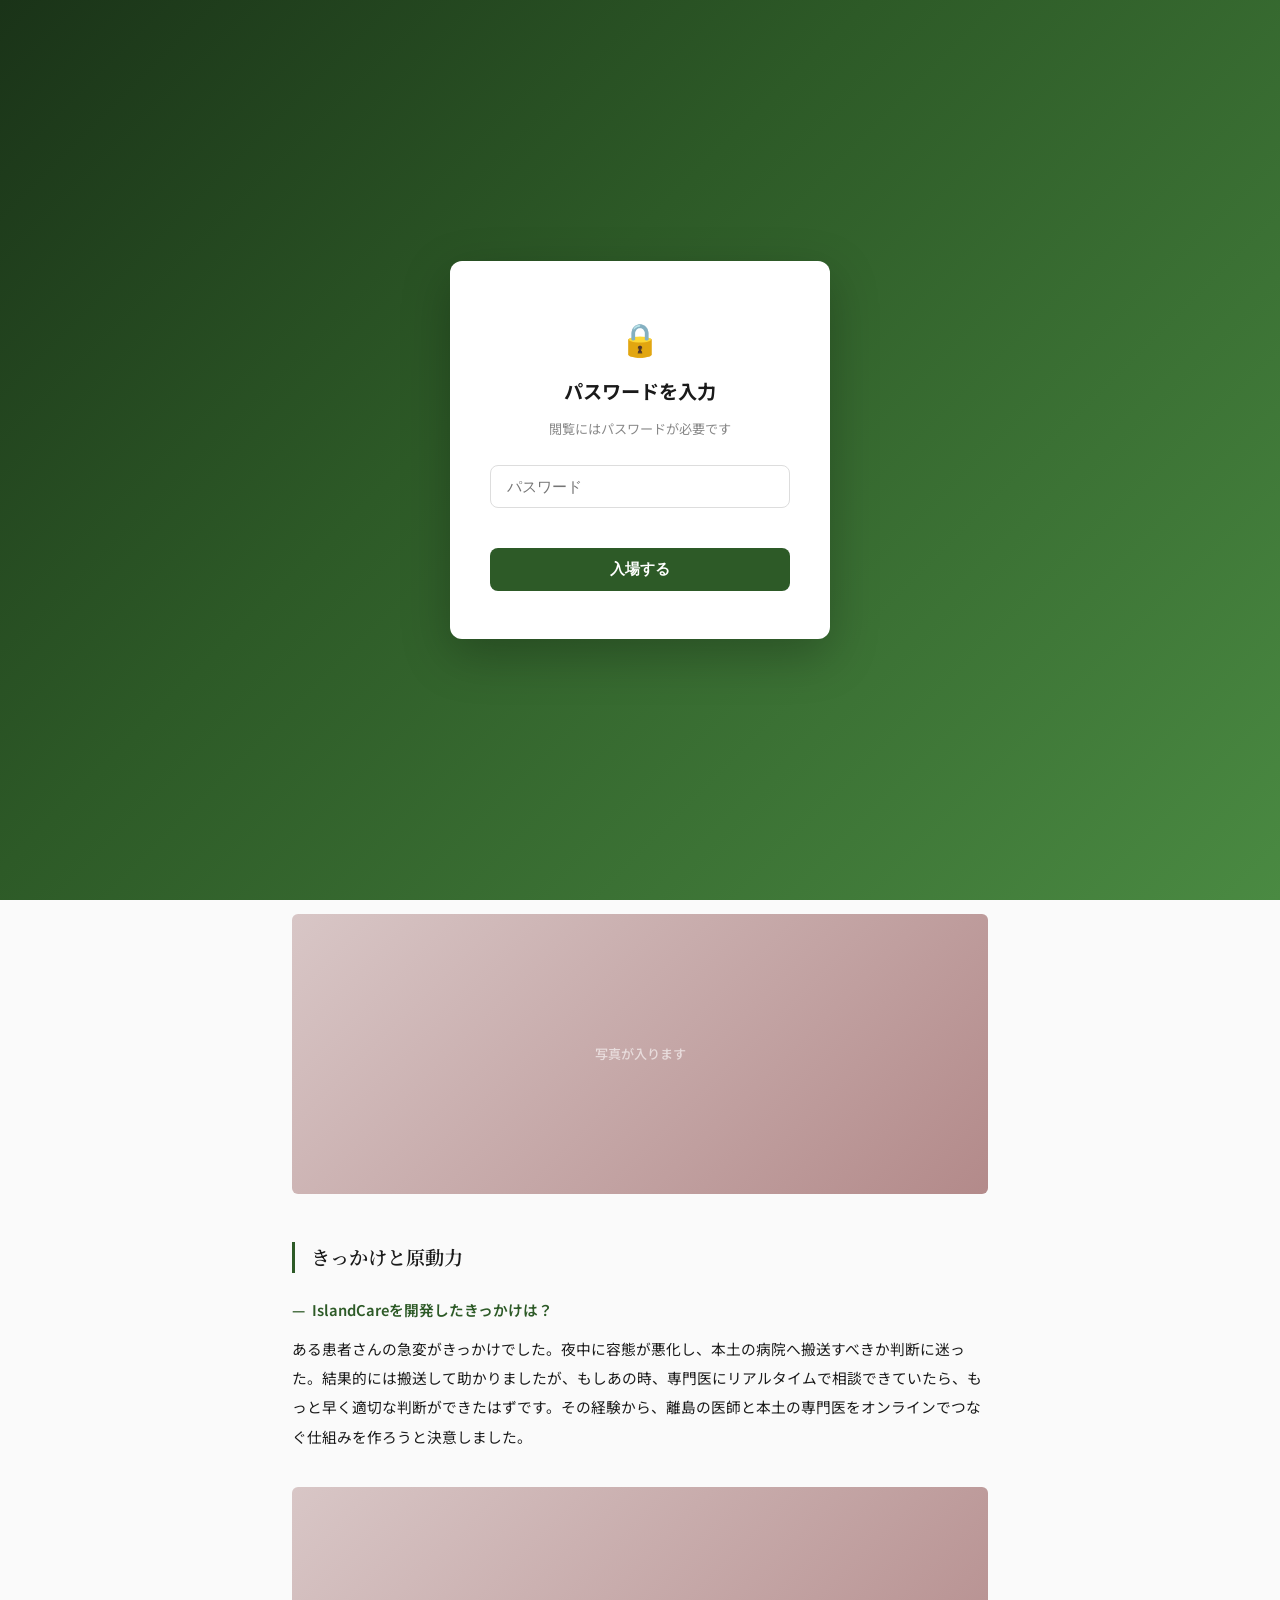
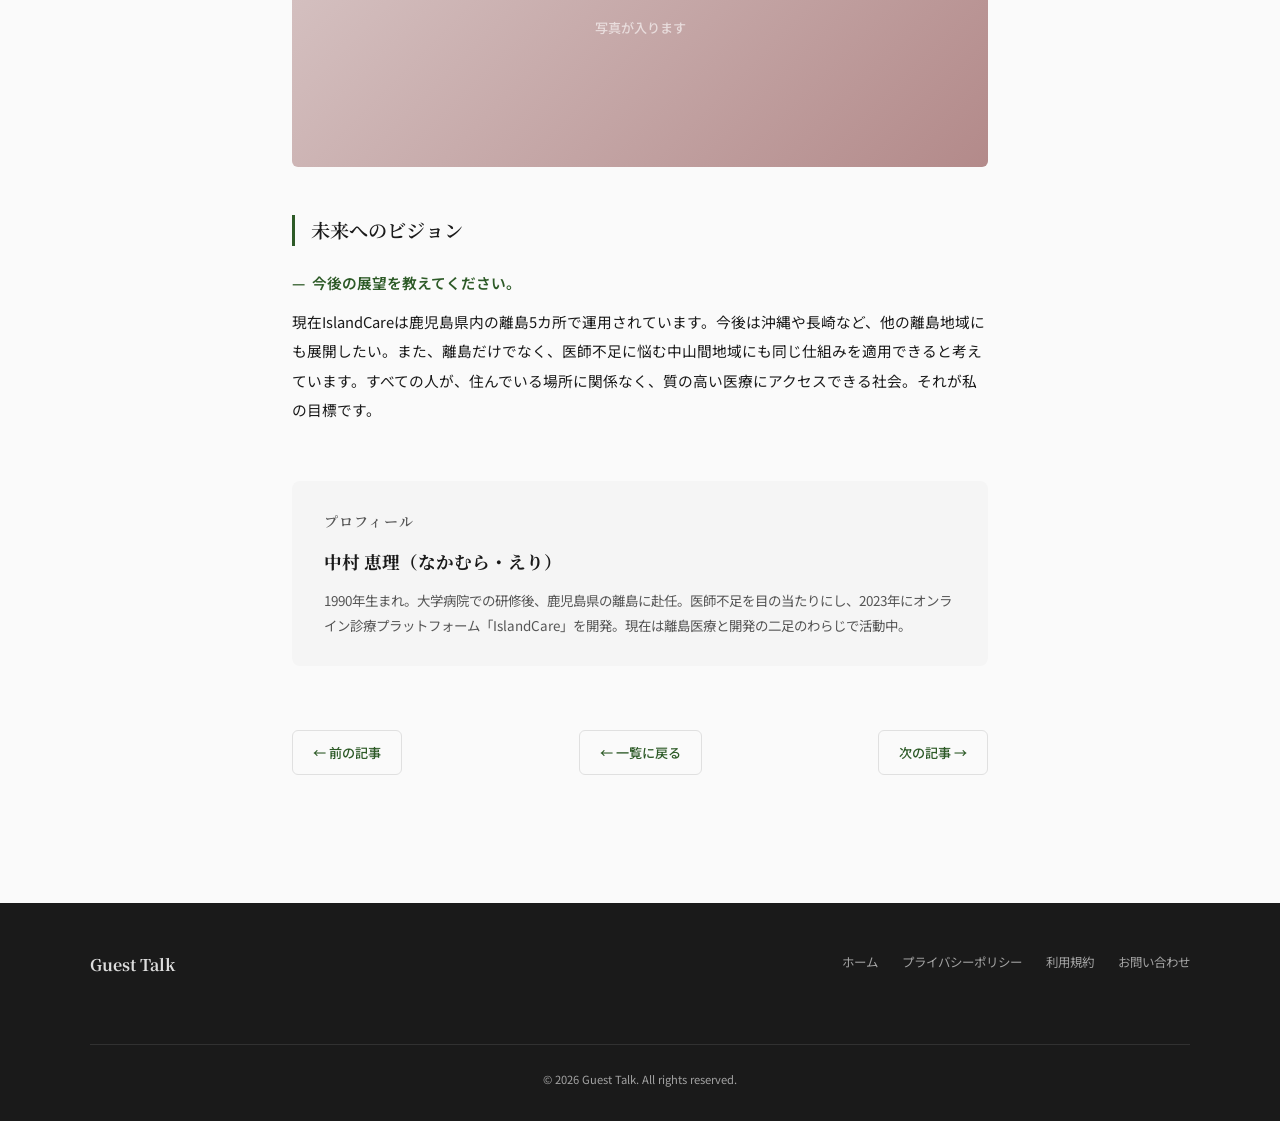
<file: article04.html>
<!DOCTYPE html>
<html lang="ja">
<head>
  <meta charset="UTF-8">
  <meta name="viewport" content="width=device-width, initial-scale=1.0">
  <title>医療×スタートアップ。離島の医師がオンライン診療で変えたもの — ゲストトーク</title>
  <link rel="stylesheet" href="style.css">
  <style>
    .article-hero {
      position: relative;
      height: 380px;
      background: linear-gradient(135deg, #d8c6c6, #b38a8a);
      display: flex;
      align-items: flex-end;
      overflow: hidden;
    }
    .article-hero-overlay {
      position: absolute;
      inset: 0;
      background: linear-gradient(to top, rgba(0,0,0,0.45) 0%, transparent 60%);
    }
    .article-hero-content {
      position: relative;
      z-index: 1;
      max-width: var(--max-width);
      margin: 0 auto;
      width: 100%;
      padding: 40px 32px;
      color: #fff;
      animation: fadeInUp 0.7s ease;
    }
    .article-hero-date {
      font-size: 0.78rem;
      opacity: 0.8;
      margin-bottom: 10px;
      font-weight: 500;
    }
    .article-hero h1 {
      font-family: var(--font-serif);
      font-size: 1.75rem;
      font-weight: 700;
      line-height: 1.6;
      max-width: 680px;
    }
    .article-hero .tags {
      margin-top: 14px;
    }
    .article-hero .tag {
      background: rgba(255,255,255,0.18);
      color: rgba(255,255,255,0.9);
    }
    .article-body {
      max-width: var(--max-width-article);
      margin: 0 auto;
      padding: 48px 32px 64px;
    }
    .article-lead {
      font-family: var(--font-serif);
      font-size: 1.05rem;
      line-height: 2;
      color: var(--color-text);
      margin-bottom: 48px;
      padding-bottom: 40px;
      border-bottom: 1px solid var(--color-border);
    }
    .section-heading {
      font-family: var(--font-serif);
      font-size: 1.2rem;
      font-weight: 600;
      color: var(--color-text);
      margin: 48px 0 24px;
      padding-left: 16px;
      border-left: 3px solid var(--color-accent);
      line-height: 1.6;
    }
    .interview-block {
      margin-bottom: 36px;
    }
    .interview-q {
      font-weight: 600;
      font-size: 0.92rem;
      color: var(--color-accent);
      margin-bottom: 12px;
      padding-left: 20px;
      position: relative;
      line-height: 1.7;
    }
    .interview-q::before {
      content: '—';
      position: absolute;
      left: 0;
      color: var(--color-accent);
    }
    .interview-a {
      font-size: 0.92rem;
      line-height: 2;
      color: var(--color-text);
      margin-bottom: 8px;
    }
    .img-placeholder {
      width: 100%;
      height: 280px;
      background: linear-gradient(135deg, #d8c6c6, #b38a8a);
      border-radius: 6px;
      margin: 36px 0;
      display: flex;
      align-items: center;
      justify-content: center;
      color: rgba(255,255,255,0.6);
      font-size: 0.82rem;
      font-weight: 500;
    }
    .profile-box {
      background: var(--color-tag-bg);
      border-radius: 8px;
      padding: 28px 32px;
      margin-top: 56px;
    }
    .profile-box h3 {
      font-family: var(--font-serif);
      font-size: 0.88rem;
      font-weight: 600;
      color: var(--color-text-secondary);
      margin-bottom: 12px;
      letter-spacing: 0.08em;
    }
    .profile-name {
      font-family: var(--font-serif);
      font-size: 1.1rem;
      font-weight: 700;
      margin-bottom: 10px;
    }
    .profile-desc {
      font-size: 0.84rem;
      line-height: 1.85;
      color: var(--color-text-secondary);
    }
    .article-nav {
      max-width: var(--max-width-article);
      margin: 0 auto;
      padding: 0 32px 48px;
      display: flex;
      justify-content: space-between;
      gap: 16px;
    }
    .article-nav a {
      display: inline-flex;
      align-items: center;
      gap: 6px;
      font-size: 0.82rem;
      font-weight: 500;
      color: var(--color-accent);
      padding: 10px 20px;
      border: 1px solid var(--color-border);
      border-radius: 6px;
      transition: background var(--transition), border-color var(--transition);
    }
    .article-nav a:hover {
      background: var(--color-accent-light);
      border-color: var(--color-accent);
    }
    @media (max-width: 768px) {
      .article-hero { height: 300px; }
      .article-hero h1 { font-size: 1.3rem; }
      .article-hero-content { padding: 28px 16px; }
      .article-body { padding: 32px 16px 48px; }
      .article-nav { padding: 0 16px 32px; flex-direction: column; }
      .img-placeholder { height: 180px; }
    }
  </style>
</head>
<body>

  <header class="site-header">
    <div class="header-inner">
      <a href="index.html" class="site-logo">Guest Talk <span>挑戦する人たちの声</span></a>
      <ul class="header-nav">
        <li><a href="index.html">ホーム</a></li>
        <li><a href="#">カテゴリ</a></li>
        <li><a href="#">タグ一覧</a></li>
        <li><a href="#">お問い合わせ</a></li>
      </ul>
    </div>
  </header>

  <nav class="breadcrumb">
    <a href="index.html">ホーム</a><span>/</span>
    <a href="index.html">ゲストトーク</a><span>/</span>
    <span>医療×スタートアップ。離島の医師がオンラ…</span>
  </nav>

  <section class="article-hero">
    <div class="article-hero-overlay"></div>
    <div class="article-hero-content">
      <p class="article-hero-date">2026.03.07</p>
      <h1>医療×スタートアップ。離島の医師がオンライン診療で変えたもの</h1>
      <div class="tags">
        <span class="tag">#医療</span>
        <span class="tag">#スタートアップ</span>
      </div>
    </div>
  </section>

  <article class="article-body">
    <p class="article-lead">離島で地域医療に従事しながら、オンライン診療の仕組みを独自に構築した医師・中村恵理さんの挑戦を追う。</p>

    <h2 class="section-heading">活動について</h2>

    <div class="interview-block">
      <p class="interview-q">離島での医療はどのような状況ですか？</p>
      <p class="interview-a">私が赴任した島は人口約800人。常駐の医師は私一人です。風邪から外科的な処置まで、すべて一人で対応しなければならない。専門外の症状で判断に迷うこともあります。そういう時に「あの先生に相談できたら」と思っても、本土の医師とすぐにつながる手段がなかったんです。</p>
    </div>

    <div class="img-placeholder">写真が入ります</div>

    <h2 class="section-heading">きっかけと原動力</h2>

    <div class="interview-block">
      <p class="interview-q">IslandCareを開発したきっかけは？</p>
      <p class="interview-a">ある患者さんの急変がきっかけでした。夜中に容態が悪化し、本土の病院へ搬送すべきか判断に迷った。結果的には搬送して助かりましたが、もしあの時、専門医にリアルタイムで相談できていたら、もっと早く適切な判断ができたはずです。その経験から、離島の医師と本土の専門医をオンラインでつなぐ仕組みを作ろうと決意しました。</p>
    </div>

    <div class="img-placeholder">写真が入ります</div>

    <h2 class="section-heading">未来へのビジョン</h2>

    <div class="interview-block">
      <p class="interview-q">今後の展望を教えてください。</p>
      <p class="interview-a">現在IslandCareは鹿児島県内の離島5カ所で運用されています。今後は沖縄や長崎など、他の離島地域にも展開したい。また、離島だけでなく、医師不足に悩む中山間地域にも同じ仕組みを適用できると考えています。すべての人が、住んでいる場所に関係なく、質の高い医療にアクセスできる社会。それが私の目標です。</p>
    </div>

    <div class="profile-box">
      <h3>プロフィール</h3>
      <p class="profile-name">中村 恵理（なかむら・えり）</p>
      <p class="profile-desc">1990年生まれ。大学病院での研修後、鹿児島県の離島に赴任。医師不足を目の当たりにし、2023年にオンライン診療プラットフォーム「IslandCare」を開発。現在は離島医療と開発の二足のわらじで活動中。</p>
    </div>
  </article>

  <nav class="article-nav">
    <a href="article03.html">← 前の記事</a>
    <a href="index.html">← 一覧に戻る</a>
    <a href="article05.html">次の記事 →</a>
  </nav>

  <footer class="site-footer">
    <div class="footer-inner">
      <p class="footer-logo">Guest Talk</p>
      <ul class="footer-links">
        <li><a href="index.html">ホーム</a></li>
        <li><a href="#">プライバシーポリシー</a></li>
        <li><a href="#">利用規約</a></li>
        <li><a href="#">お問い合わせ</a></li>
      </ul>
      <p class="footer-copy">&copy; 2026 Guest Talk. All rights reserved.</p>
    </div>
  </footer>

<script src="auth.js"></script>
</body>
</html>
</file>
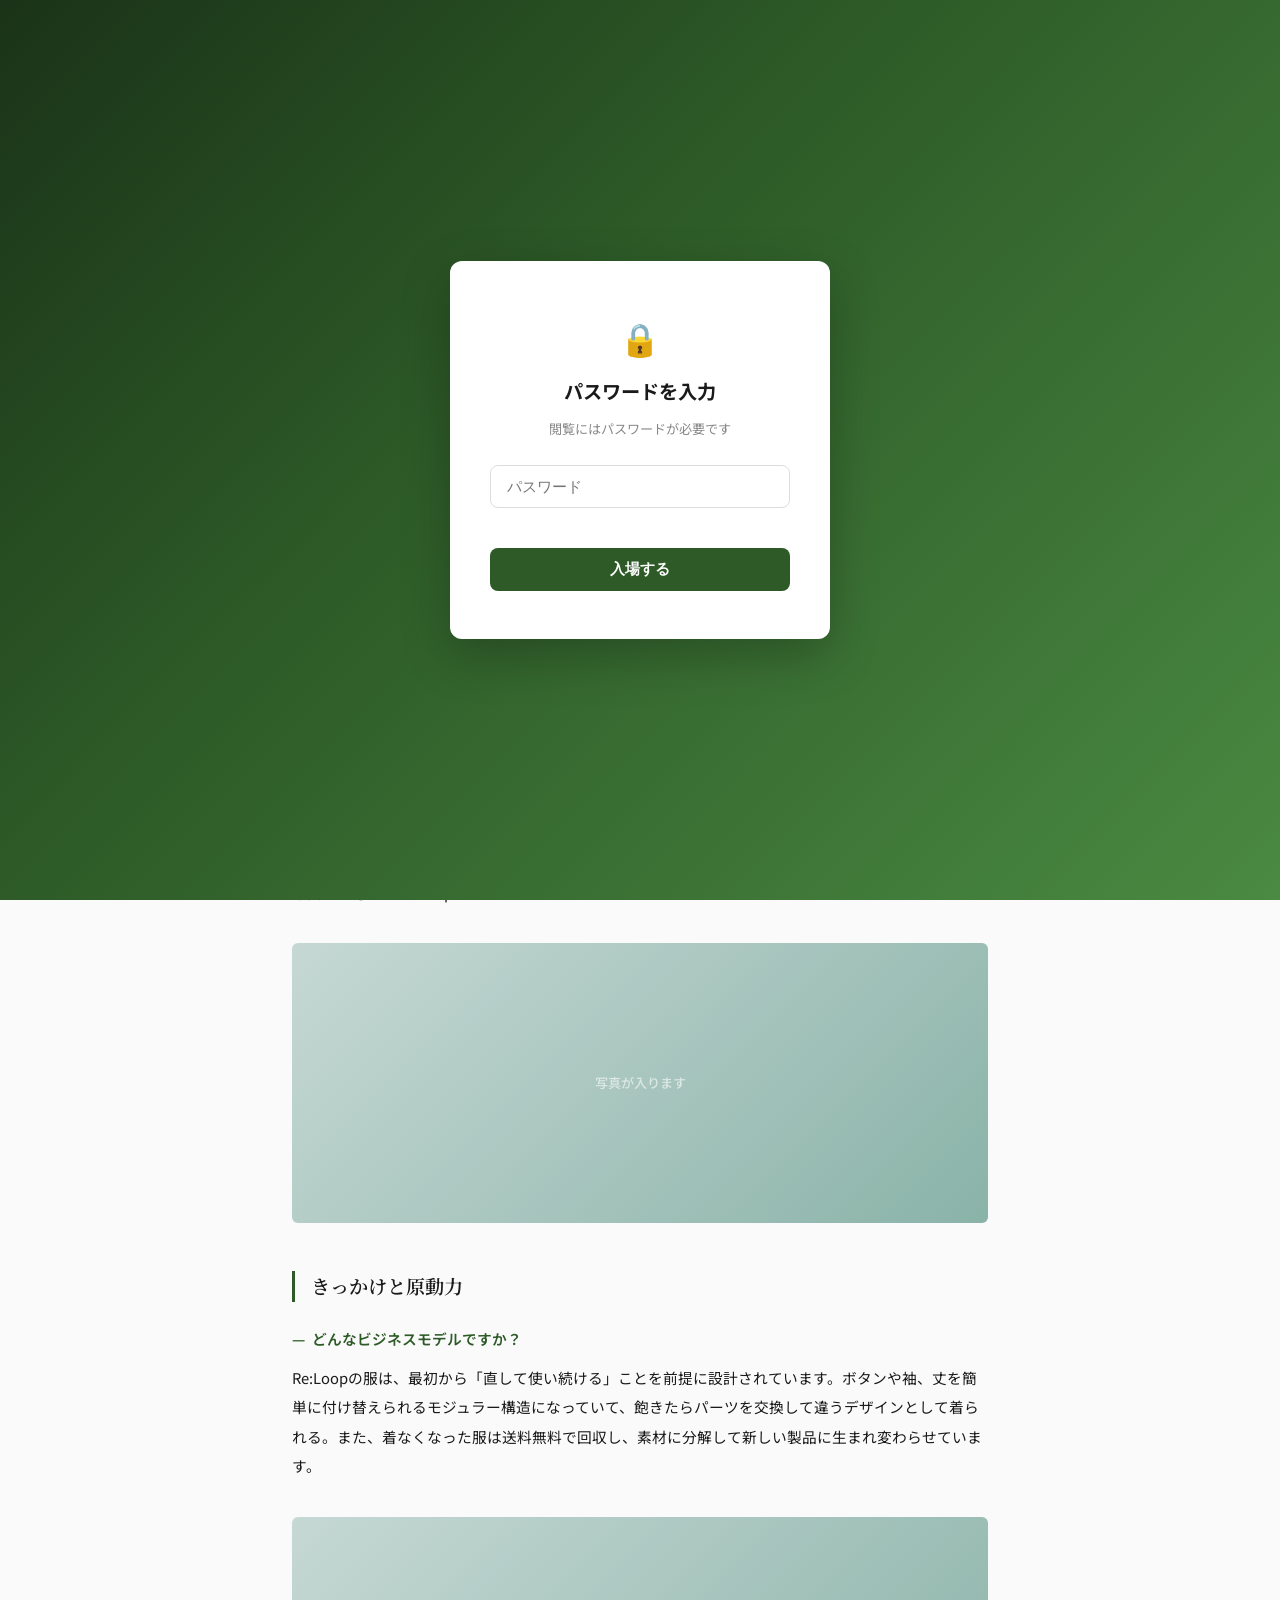
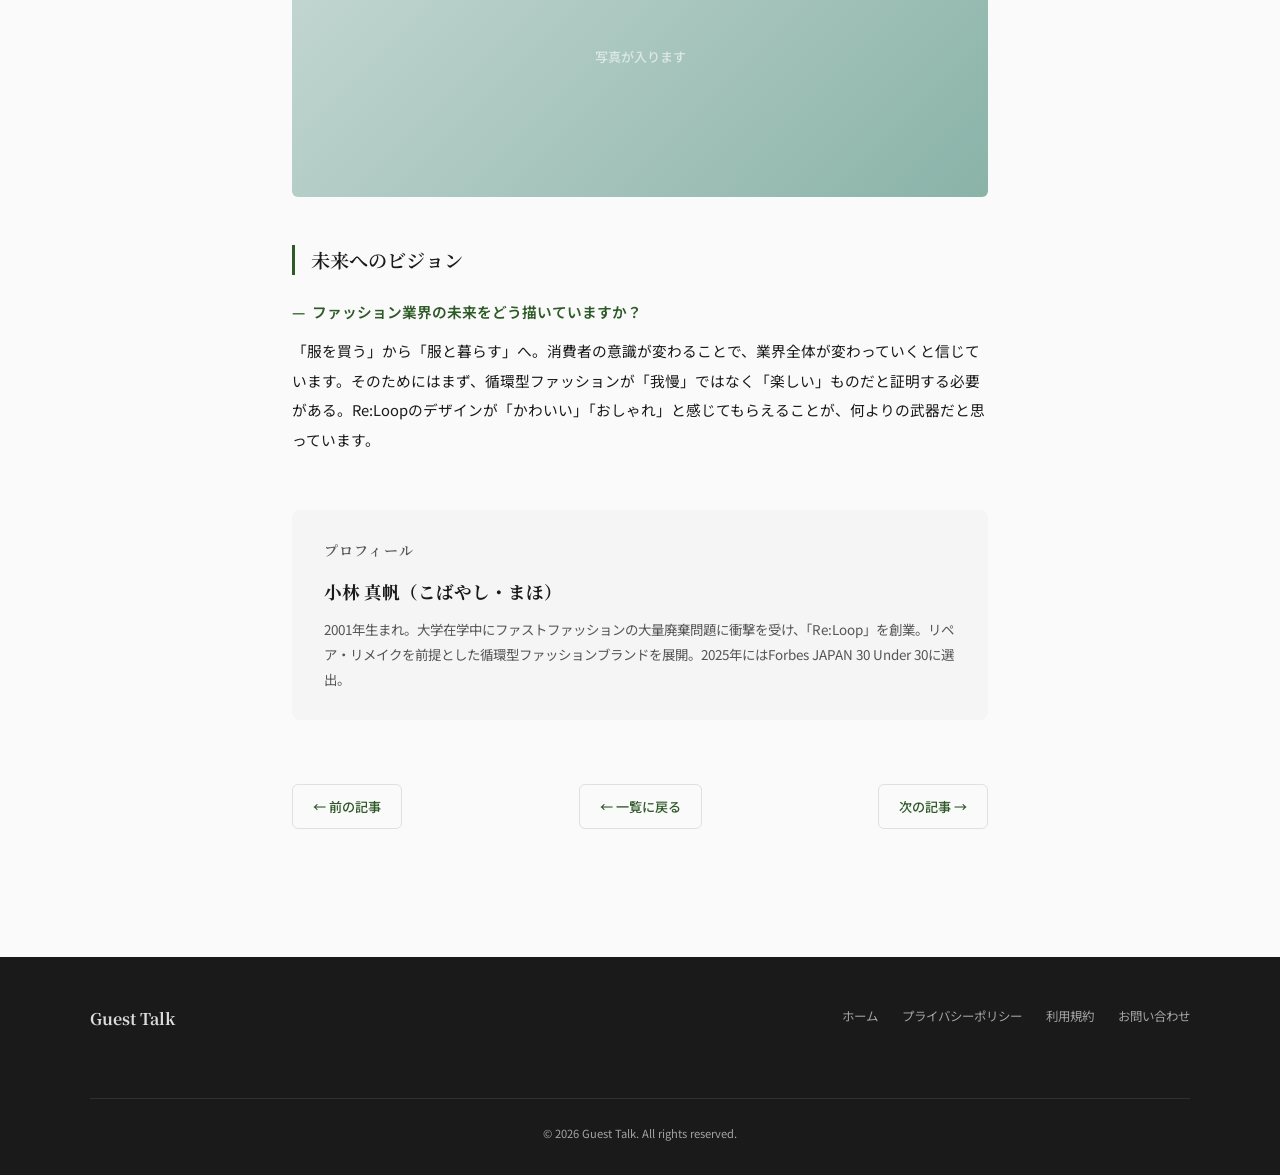
<file: article05.html>
<!DOCTYPE html>
<html lang="ja">
<head>
  <meta charset="UTF-8">
  <meta name="viewport" content="width=device-width, initial-scale=1.0">
  <title>「捨てない」を仕組みに。循環型ファッションブランドの挑戦 — ゲストトーク</title>
  <link rel="stylesheet" href="style.css">
  <style>
    .article-hero {
      position: relative;
      height: 380px;
      background: linear-gradient(135deg, #c6d8d4, #8ab3a8);
      display: flex;
      align-items: flex-end;
      overflow: hidden;
    }
    .article-hero-overlay {
      position: absolute;
      inset: 0;
      background: linear-gradient(to top, rgba(0,0,0,0.45) 0%, transparent 60%);
    }
    .article-hero-content {
      position: relative;
      z-index: 1;
      max-width: var(--max-width);
      margin: 0 auto;
      width: 100%;
      padding: 40px 32px;
      color: #fff;
      animation: fadeInUp 0.7s ease;
    }
    .article-hero-date {
      font-size: 0.78rem;
      opacity: 0.8;
      margin-bottom: 10px;
      font-weight: 500;
    }
    .article-hero h1 {
      font-family: var(--font-serif);
      font-size: 1.75rem;
      font-weight: 700;
      line-height: 1.6;
      max-width: 680px;
    }
    .article-hero .tags {
      margin-top: 14px;
    }
    .article-hero .tag {
      background: rgba(255,255,255,0.18);
      color: rgba(255,255,255,0.9);
    }
    .article-body {
      max-width: var(--max-width-article);
      margin: 0 auto;
      padding: 48px 32px 64px;
    }
    .article-lead {
      font-family: var(--font-serif);
      font-size: 1.05rem;
      line-height: 2;
      color: var(--color-text);
      margin-bottom: 48px;
      padding-bottom: 40px;
      border-bottom: 1px solid var(--color-border);
    }
    .section-heading {
      font-family: var(--font-serif);
      font-size: 1.2rem;
      font-weight: 600;
      color: var(--color-text);
      margin: 48px 0 24px;
      padding-left: 16px;
      border-left: 3px solid var(--color-accent);
      line-height: 1.6;
    }
    .interview-block {
      margin-bottom: 36px;
    }
    .interview-q {
      font-weight: 600;
      font-size: 0.92rem;
      color: var(--color-accent);
      margin-bottom: 12px;
      padding-left: 20px;
      position: relative;
      line-height: 1.7;
    }
    .interview-q::before {
      content: '—';
      position: absolute;
      left: 0;
      color: var(--color-accent);
    }
    .interview-a {
      font-size: 0.92rem;
      line-height: 2;
      color: var(--color-text);
      margin-bottom: 8px;
    }
    .img-placeholder {
      width: 100%;
      height: 280px;
      background: linear-gradient(135deg, #c6d8d4, #8ab3a8);
      border-radius: 6px;
      margin: 36px 0;
      display: flex;
      align-items: center;
      justify-content: center;
      color: rgba(255,255,255,0.6);
      font-size: 0.82rem;
      font-weight: 500;
    }
    .profile-box {
      background: var(--color-tag-bg);
      border-radius: 8px;
      padding: 28px 32px;
      margin-top: 56px;
    }
    .profile-box h3 {
      font-family: var(--font-serif);
      font-size: 0.88rem;
      font-weight: 600;
      color: var(--color-text-secondary);
      margin-bottom: 12px;
      letter-spacing: 0.08em;
    }
    .profile-name {
      font-family: var(--font-serif);
      font-size: 1.1rem;
      font-weight: 700;
      margin-bottom: 10px;
    }
    .profile-desc {
      font-size: 0.84rem;
      line-height: 1.85;
      color: var(--color-text-secondary);
    }
    .article-nav {
      max-width: var(--max-width-article);
      margin: 0 auto;
      padding: 0 32px 48px;
      display: flex;
      justify-content: space-between;
      gap: 16px;
    }
    .article-nav a {
      display: inline-flex;
      align-items: center;
      gap: 6px;
      font-size: 0.82rem;
      font-weight: 500;
      color: var(--color-accent);
      padding: 10px 20px;
      border: 1px solid var(--color-border);
      border-radius: 6px;
      transition: background var(--transition), border-color var(--transition);
    }
    .article-nav a:hover {
      background: var(--color-accent-light);
      border-color: var(--color-accent);
    }
    @media (max-width: 768px) {
      .article-hero { height: 300px; }
      .article-hero h1 { font-size: 1.3rem; }
      .article-hero-content { padding: 28px 16px; }
      .article-body { padding: 32px 16px 48px; }
      .article-nav { padding: 0 16px 32px; flex-direction: column; }
      .img-placeholder { height: 180px; }
    }
  </style>
</head>
<body>

  <header class="site-header">
    <div class="header-inner">
      <a href="index.html" class="site-logo">Guest Talk <span>挑戦する人たちの声</span></a>
      <ul class="header-nav">
        <li><a href="index.html">ホーム</a></li>
        <li><a href="#">カテゴリ</a></li>
        <li><a href="#">タグ一覧</a></li>
        <li><a href="#">お問い合わせ</a></li>
      </ul>
    </div>
  </header>

  <nav class="breadcrumb">
    <a href="index.html">ホーム</a><span>/</span>
    <a href="index.html">ゲストトーク</a><span>/</span>
    <span>「捨てない」を仕組みに。循環型ファッショ…</span>
  </nav>

  <section class="article-hero">
    <div class="article-hero-overlay"></div>
    <div class="article-hero-content">
      <p class="article-hero-date">2026.03.09</p>
      <h1>「捨てない」を仕組みに。循環型ファッションブランドの挑戦</h1>
      <div class="tags">
        <span class="tag">#サステナビリティ</span>
        <span class="tag">#ファッション</span>
      </div>
    </div>
  </section>

  <article class="article-body">
    <p class="article-lead">廃棄される衣料品の問題に向き合い、リペア・リメイクを前提としたブランドを立ち上げた25歳の起業家・小林真帆さん。</p>

    <h2 class="section-heading">活動について</h2>

    <div class="interview-block">
      <p class="interview-q">Re:Loopを始めたきっかけを教えてください。</p>
      <p class="interview-a">大学2年生の時に、ある記事でファッション産業が世界で2番目に環境負荷の高い産業だと知りました。自分もファストファッションをたくさん買っていたので、加担していたのかと衝撃を受けて。でも「買わない」だけが答えじゃないと思ったんです。ファッションを楽しみながら環境負荷を減らす仕組みが必要だと考え、Re:Loopを立ち上げました。</p>
    </div>

    <div class="img-placeholder">写真が入ります</div>

    <h2 class="section-heading">きっかけと原動力</h2>

    <div class="interview-block">
      <p class="interview-q">どんなビジネスモデルですか？</p>
      <p class="interview-a">Re:Loopの服は、最初から「直して使い続ける」ことを前提に設計されています。ボタンや袖、丈を簡単に付け替えられるモジュラー構造になっていて、飽きたらパーツを交換して違うデザインとして着られる。また、着なくなった服は送料無料で回収し、素材に分解して新しい製品に生まれ変わらせています。</p>
    </div>

    <div class="img-placeholder">写真が入ります</div>

    <h2 class="section-heading">未来へのビジョン</h2>

    <div class="interview-block">
      <p class="interview-q">ファッション業界の未来をどう描いていますか？</p>
      <p class="interview-a">「服を買う」から「服と暮らす」へ。消費者の意識が変わることで、業界全体が変わっていくと信じています。そのためにはまず、循環型ファッションが「我慢」ではなく「楽しい」ものだと証明する必要がある。Re:Loopのデザインが「かわいい」「おしゃれ」と感じてもらえることが、何よりの武器だと思っています。</p>
    </div>

    <div class="profile-box">
      <h3>プロフィール</h3>
      <p class="profile-name">小林 真帆（こばやし・まほ）</p>
      <p class="profile-desc">2001年生まれ。大学在学中にファストファッションの大量廃棄問題に衝撃を受け、「Re:Loop」を創業。リペア・リメイクを前提とした循環型ファッションブランドを展開。2025年にはForbes JAPAN 30 Under 30に選出。</p>
    </div>
  </article>

  <nav class="article-nav">
    <a href="article04.html">← 前の記事</a>
    <a href="index.html">← 一覧に戻る</a>
    <a href="article06.html">次の記事 →</a>
  </nav>

  <footer class="site-footer">
    <div class="footer-inner">
      <p class="footer-logo">Guest Talk</p>
      <ul class="footer-links">
        <li><a href="index.html">ホーム</a></li>
        <li><a href="#">プライバシーポリシー</a></li>
        <li><a href="#">利用規約</a></li>
        <li><a href="#">お問い合わせ</a></li>
      </ul>
      <p class="footer-copy">&copy; 2026 Guest Talk. All rights reserved.</p>
    </div>
  </footer>

<script src="auth.js"></script>
</body>
</html>
</file>
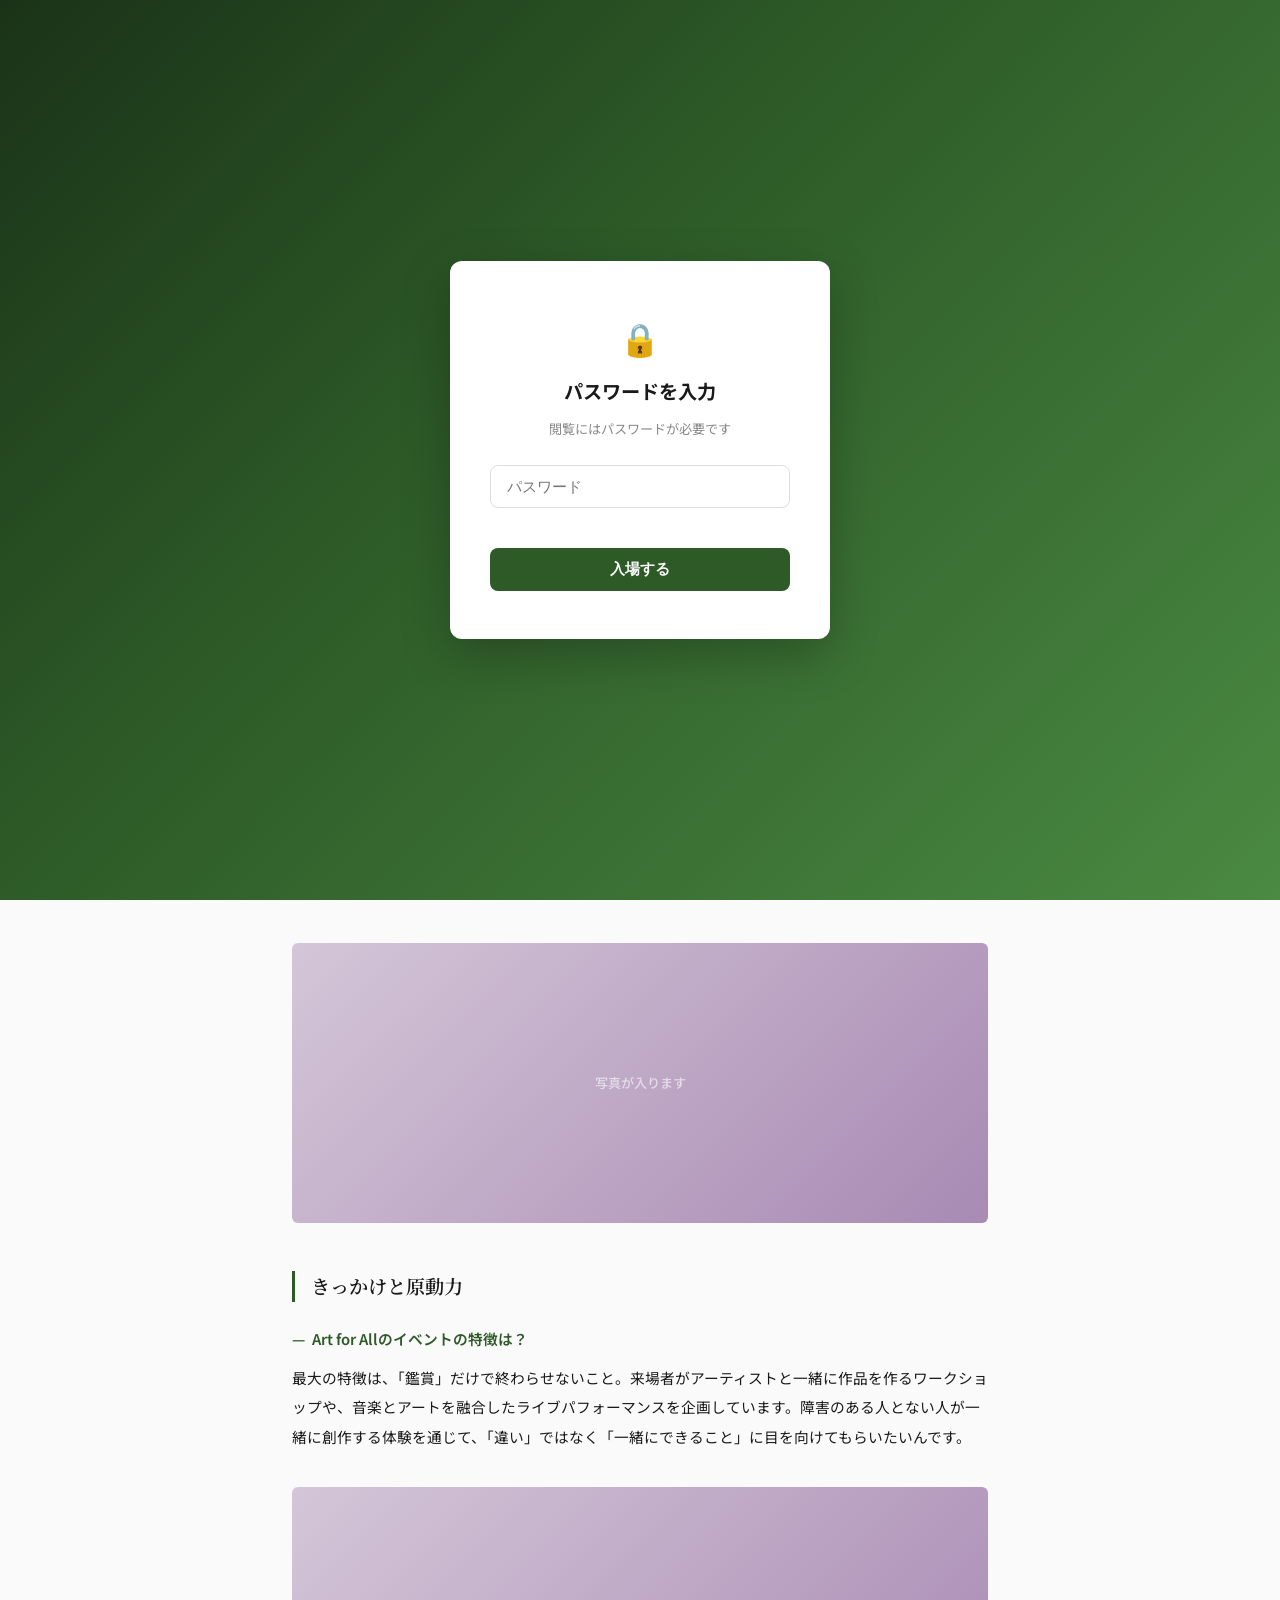
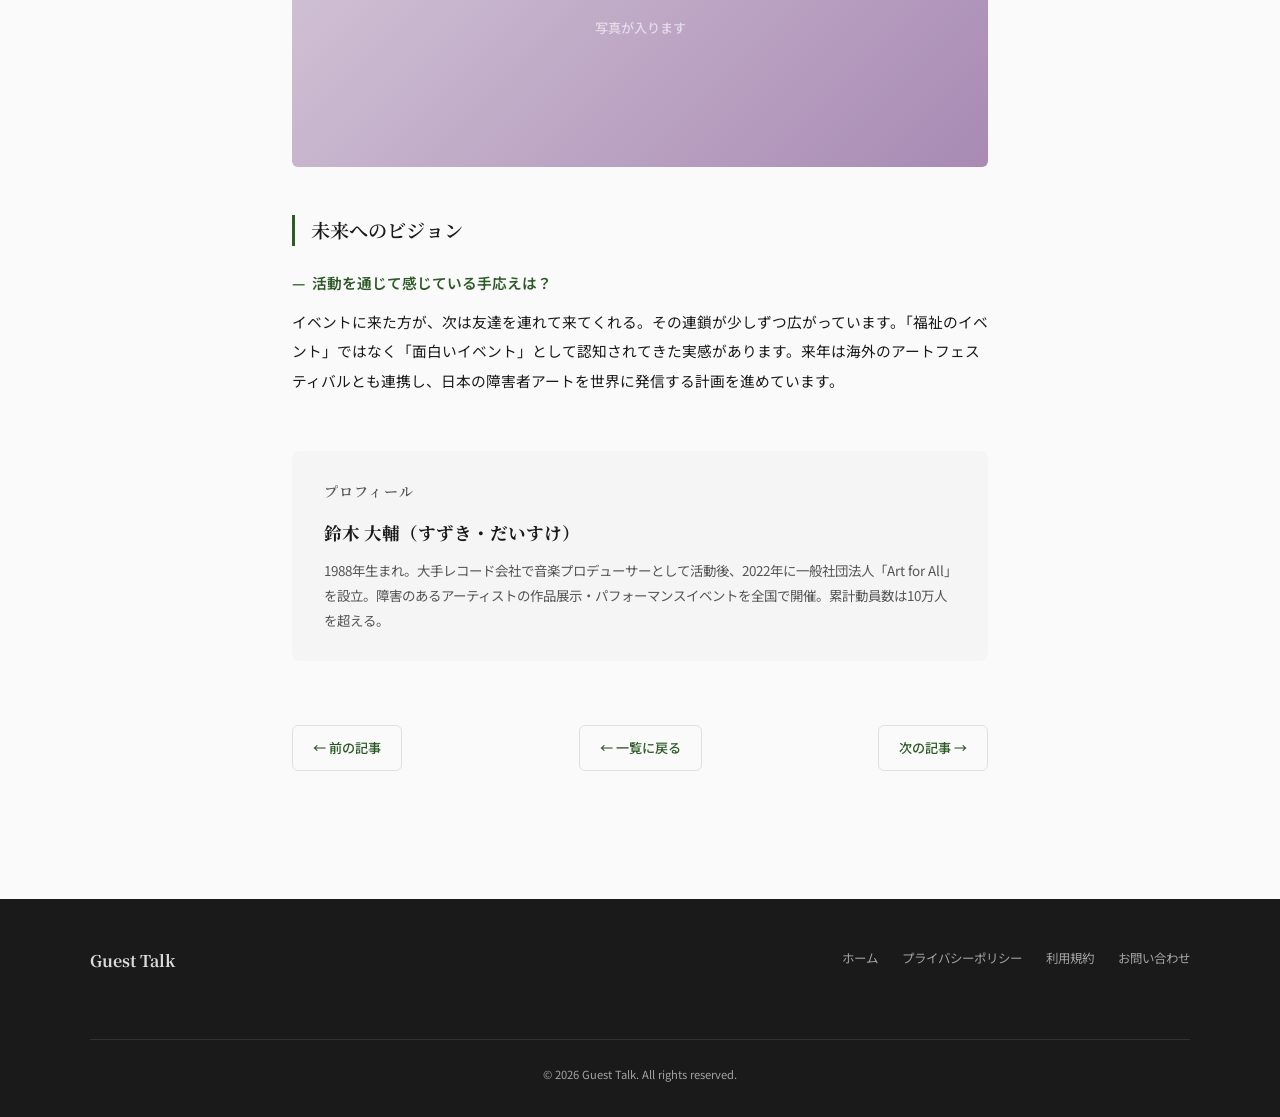
<file: article06.html>
<!DOCTYPE html>
<html lang="ja">
<head>
  <meta charset="UTF-8">
  <meta name="viewport" content="width=device-width, initial-scale=1.0">
  <title>音楽と福祉を結ぶ。障害者アートフェスを全国に広げるプロデューサー — ゲストトーク</title>
  <link rel="stylesheet" href="style.css">
  <style>
    .article-hero {
      position: relative;
      height: 380px;
      background: linear-gradient(135deg, #d4c6d8, #a88ab3);
      display: flex;
      align-items: flex-end;
      overflow: hidden;
    }
    .article-hero-overlay {
      position: absolute;
      inset: 0;
      background: linear-gradient(to top, rgba(0,0,0,0.45) 0%, transparent 60%);
    }
    .article-hero-content {
      position: relative;
      z-index: 1;
      max-width: var(--max-width);
      margin: 0 auto;
      width: 100%;
      padding: 40px 32px;
      color: #fff;
      animation: fadeInUp 0.7s ease;
    }
    .article-hero-date {
      font-size: 0.78rem;
      opacity: 0.8;
      margin-bottom: 10px;
      font-weight: 500;
    }
    .article-hero h1 {
      font-family: var(--font-serif);
      font-size: 1.75rem;
      font-weight: 700;
      line-height: 1.6;
      max-width: 680px;
    }
    .article-hero .tags {
      margin-top: 14px;
    }
    .article-hero .tag {
      background: rgba(255,255,255,0.18);
      color: rgba(255,255,255,0.9);
    }
    .article-body {
      max-width: var(--max-width-article);
      margin: 0 auto;
      padding: 48px 32px 64px;
    }
    .article-lead {
      font-family: var(--font-serif);
      font-size: 1.05rem;
      line-height: 2;
      color: var(--color-text);
      margin-bottom: 48px;
      padding-bottom: 40px;
      border-bottom: 1px solid var(--color-border);
    }
    .section-heading {
      font-family: var(--font-serif);
      font-size: 1.2rem;
      font-weight: 600;
      color: var(--color-text);
      margin: 48px 0 24px;
      padding-left: 16px;
      border-left: 3px solid var(--color-accent);
      line-height: 1.6;
    }
    .interview-block {
      margin-bottom: 36px;
    }
    .interview-q {
      font-weight: 600;
      font-size: 0.92rem;
      color: var(--color-accent);
      margin-bottom: 12px;
      padding-left: 20px;
      position: relative;
      line-height: 1.7;
    }
    .interview-q::before {
      content: '—';
      position: absolute;
      left: 0;
      color: var(--color-accent);
    }
    .interview-a {
      font-size: 0.92rem;
      line-height: 2;
      color: var(--color-text);
      margin-bottom: 8px;
    }
    .img-placeholder {
      width: 100%;
      height: 280px;
      background: linear-gradient(135deg, #d4c6d8, #a88ab3);
      border-radius: 6px;
      margin: 36px 0;
      display: flex;
      align-items: center;
      justify-content: center;
      color: rgba(255,255,255,0.6);
      font-size: 0.82rem;
      font-weight: 500;
    }
    .profile-box {
      background: var(--color-tag-bg);
      border-radius: 8px;
      padding: 28px 32px;
      margin-top: 56px;
    }
    .profile-box h3 {
      font-family: var(--font-serif);
      font-size: 0.88rem;
      font-weight: 600;
      color: var(--color-text-secondary);
      margin-bottom: 12px;
      letter-spacing: 0.08em;
    }
    .profile-name {
      font-family: var(--font-serif);
      font-size: 1.1rem;
      font-weight: 700;
      margin-bottom: 10px;
    }
    .profile-desc {
      font-size: 0.84rem;
      line-height: 1.85;
      color: var(--color-text-secondary);
    }
    .article-nav {
      max-width: var(--max-width-article);
      margin: 0 auto;
      padding: 0 32px 48px;
      display: flex;
      justify-content: space-between;
      gap: 16px;
    }
    .article-nav a {
      display: inline-flex;
      align-items: center;
      gap: 6px;
      font-size: 0.82rem;
      font-weight: 500;
      color: var(--color-accent);
      padding: 10px 20px;
      border: 1px solid var(--color-border);
      border-radius: 6px;
      transition: background var(--transition), border-color var(--transition);
    }
    .article-nav a:hover {
      background: var(--color-accent-light);
      border-color: var(--color-accent);
    }
    @media (max-width: 768px) {
      .article-hero { height: 300px; }
      .article-hero h1 { font-size: 1.3rem; }
      .article-hero-content { padding: 28px 16px; }
      .article-body { padding: 32px 16px 48px; }
      .article-nav { padding: 0 16px 32px; flex-direction: column; }
      .img-placeholder { height: 180px; }
    }
  </style>
</head>
<body>

  <header class="site-header">
    <div class="header-inner">
      <a href="index.html" class="site-logo">Guest Talk <span>挑戦する人たちの声</span></a>
      <ul class="header-nav">
        <li><a href="index.html">ホーム</a></li>
        <li><a href="#">カテゴリ</a></li>
        <li><a href="#">タグ一覧</a></li>
        <li><a href="#">お問い合わせ</a></li>
      </ul>
    </div>
  </header>

  <nav class="breadcrumb">
    <a href="index.html">ホーム</a><span>/</span>
    <a href="index.html">ゲストトーク</a><span>/</span>
    <span>音楽と福祉を結ぶ。障害者アートフェスを全…</span>
  </nav>

  <section class="article-hero">
    <div class="article-hero-overlay"></div>
    <div class="article-hero-content">
      <p class="article-hero-date">2026.03.11</p>
      <h1>音楽と福祉を結ぶ。障害者アートフェスを全国に広げるプロデューサー</h1>
      <div class="tags">
        <span class="tag">#福祉</span>
        <span class="tag">#アート</span>
      </div>
    </div>
  </section>

  <article class="article-body">
    <p class="article-lead">音楽業界出身のプロデューサー・鈴木大輔さんが、障害のあるアーティストの表現の場を全国に展開する挑戦。</p>

    <h2 class="section-heading">活動について</h2>

    <div class="interview-block">
      <p class="interview-q">音楽業界から福祉の世界へ。何があったのですか？</p>
      <p class="interview-a">きっかけは、知人に誘われて行った障害者アート展でした。そこで出会った作品に衝撃を受けたんです。商業的なフィルターを通さない、純粋な表現の力。「これをもっと多くの人に届けたい」と思いました。音楽プロデューサーとして培った企画力や発信力が活かせるフィールドだと確信し、転身を決意しました。</p>
    </div>

    <div class="img-placeholder">写真が入ります</div>

    <h2 class="section-heading">きっかけと原動力</h2>

    <div class="interview-block">
      <p class="interview-q">Art for Allのイベントの特徴は？</p>
      <p class="interview-a">最大の特徴は、「鑑賞」だけで終わらせないこと。来場者がアーティストと一緒に作品を作るワークショップや、音楽とアートを融合したライブパフォーマンスを企画しています。障害のある人とない人が一緒に創作する体験を通じて、「違い」ではなく「一緒にできること」に目を向けてもらいたいんです。</p>
    </div>

    <div class="img-placeholder">写真が入ります</div>

    <h2 class="section-heading">未来へのビジョン</h2>

    <div class="interview-block">
      <p class="interview-q">活動を通じて感じている手応えは？</p>
      <p class="interview-a">イベントに来た方が、次は友達を連れて来てくれる。その連鎖が少しずつ広がっています。「福祉のイベント」ではなく「面白いイベント」として認知されてきた実感があります。来年は海外のアートフェスティバルとも連携し、日本の障害者アートを世界に発信する計画を進めています。</p>
    </div>

    <div class="profile-box">
      <h3>プロフィール</h3>
      <p class="profile-name">鈴木 大輔（すずき・だいすけ）</p>
      <p class="profile-desc">1988年生まれ。大手レコード会社で音楽プロデューサーとして活動後、2022年に一般社団法人「Art for All」を設立。障害のあるアーティストの作品展示・パフォーマンスイベントを全国で開催。累計動員数は10万人を超える。</p>
    </div>
  </article>

  <nav class="article-nav">
    <a href="article05.html">← 前の記事</a>
    <a href="index.html">← 一覧に戻る</a>
    <a href="article07.html">次の記事 →</a>
  </nav>

  <footer class="site-footer">
    <div class="footer-inner">
      <p class="footer-logo">Guest Talk</p>
      <ul class="footer-links">
        <li><a href="index.html">ホーム</a></li>
        <li><a href="#">プライバシーポリシー</a></li>
        <li><a href="#">利用規約</a></li>
        <li><a href="#">お問い合わせ</a></li>
      </ul>
      <p class="footer-copy">&copy; 2026 Guest Talk. All rights reserved.</p>
    </div>
  </footer>

<script src="auth.js"></script>
</body>
</html>
</file>
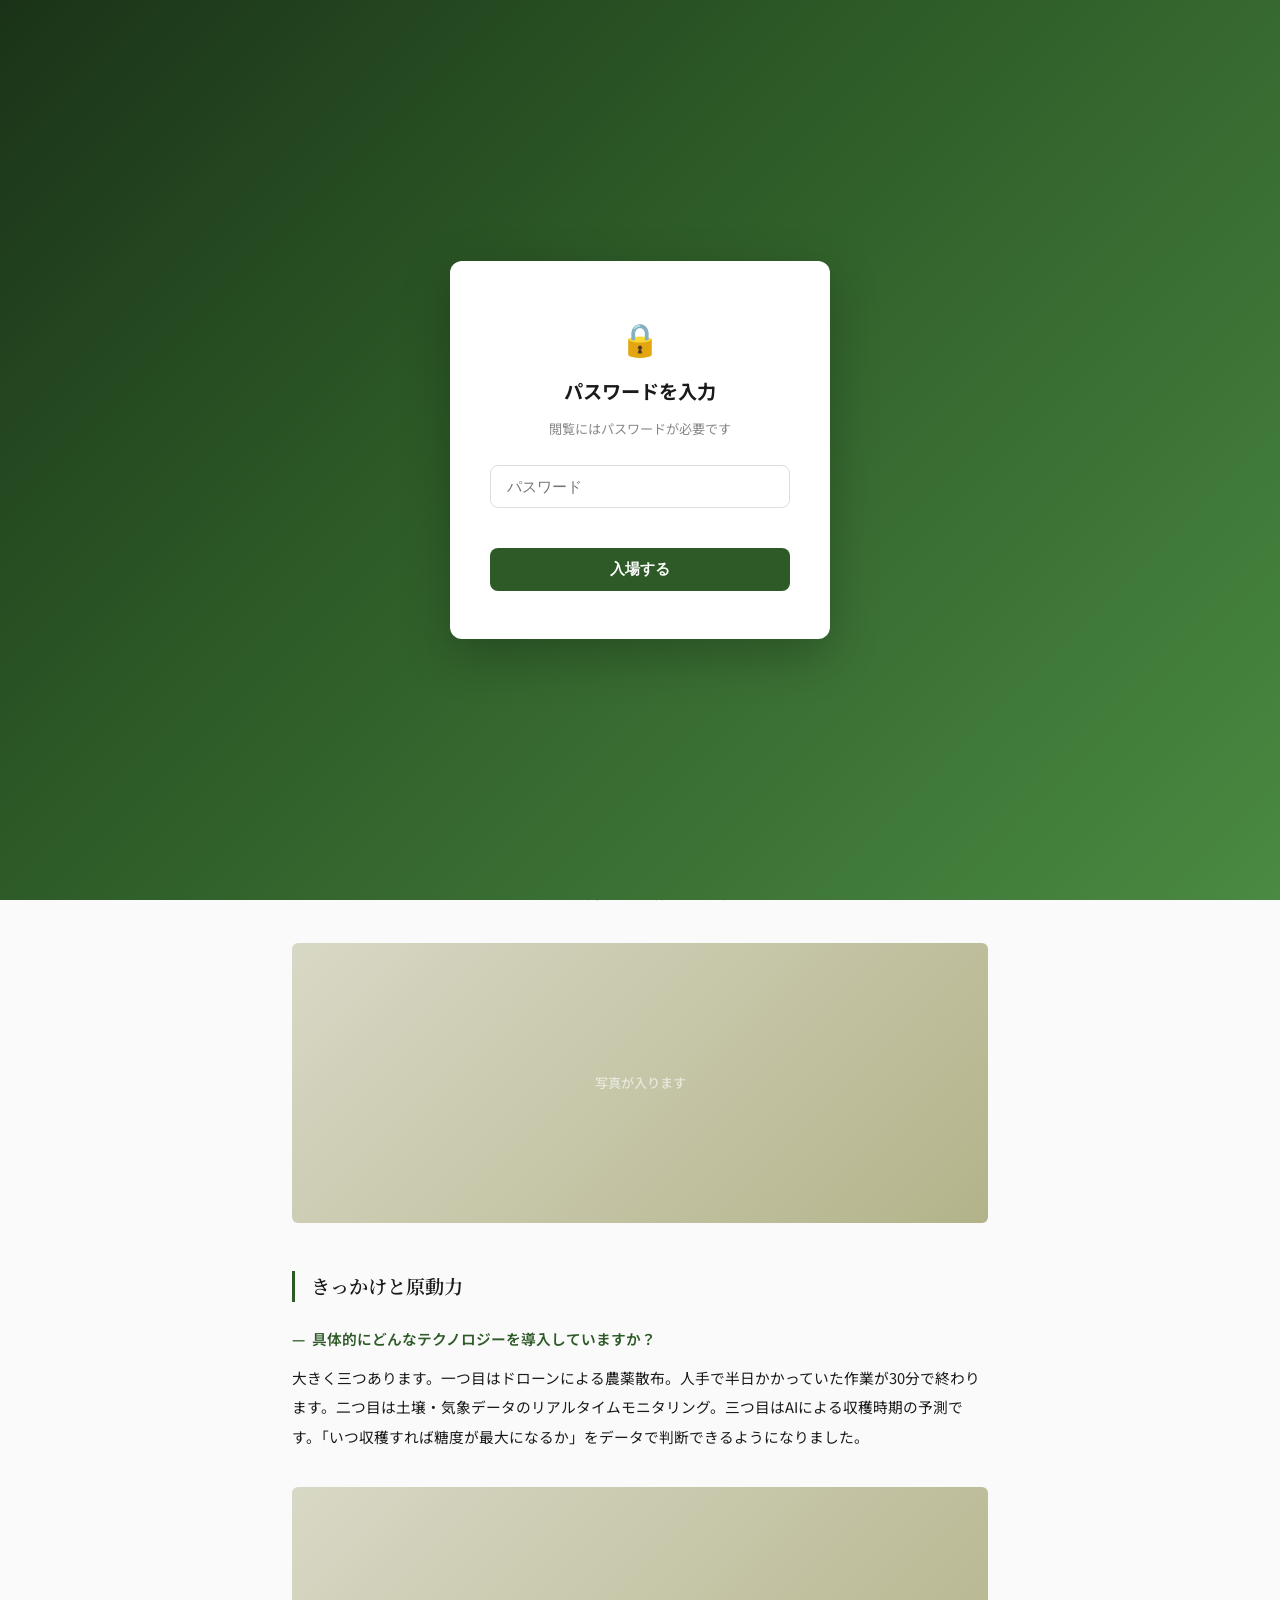
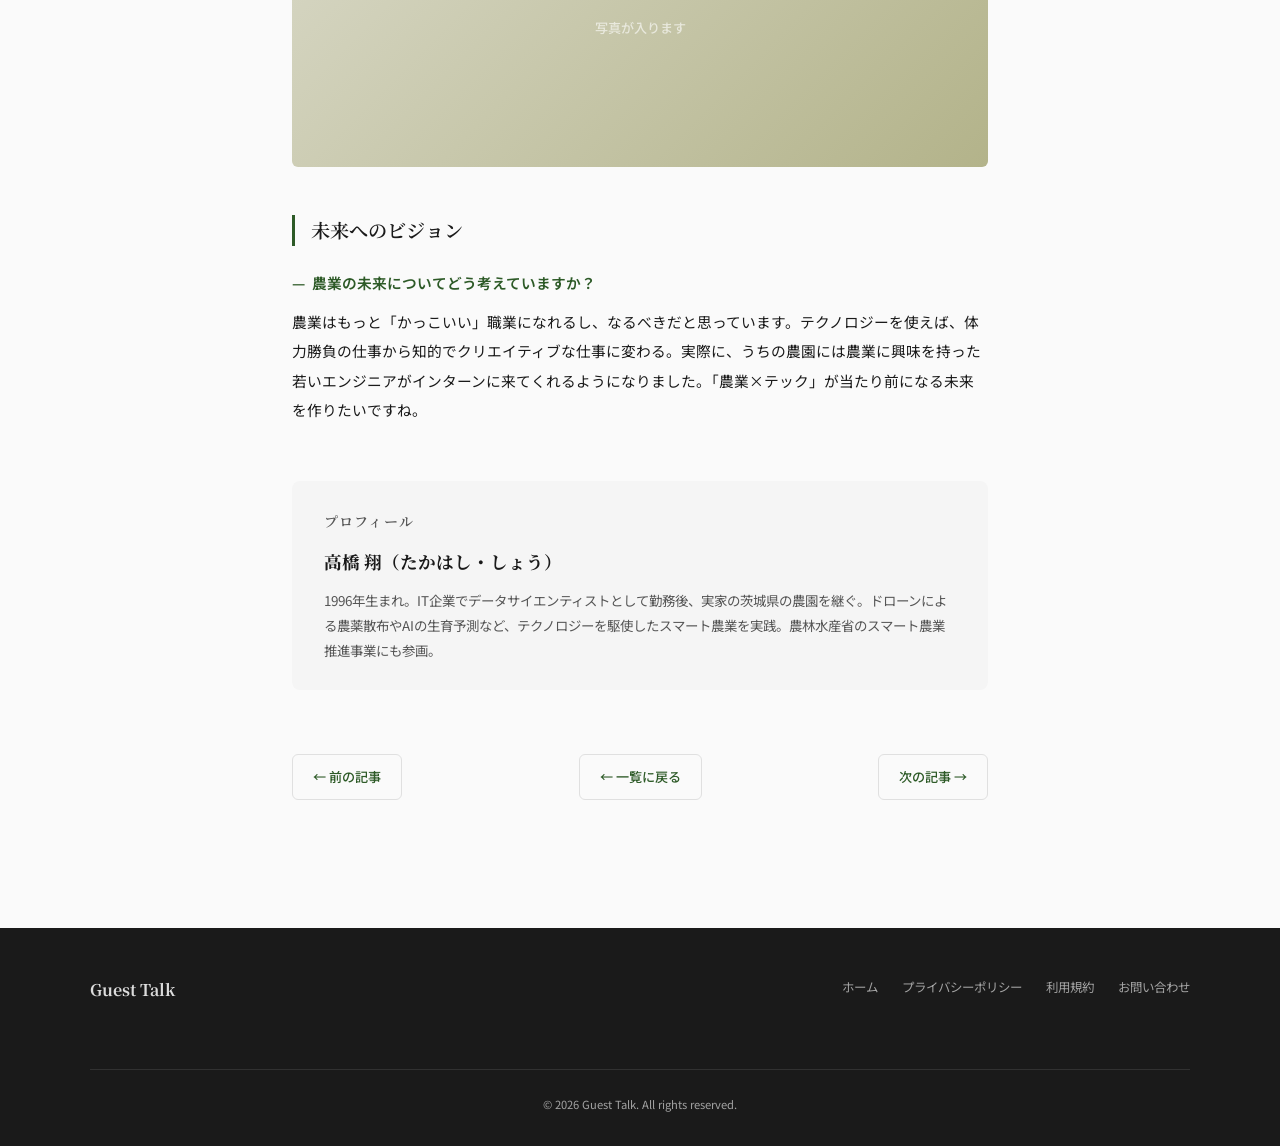
<file: article07.html>
<!DOCTYPE html>
<html lang="ja">
<head>
  <meta charset="UTF-8">
  <meta name="viewport" content="width=device-width, initial-scale=1.0">
  <title>農業をかっこよく。ドローン×データで変わる家族経営の農園 — ゲストトーク</title>
  <link rel="stylesheet" href="style.css">
  <style>
    .article-hero {
      position: relative;
      height: 380px;
      background: linear-gradient(135deg, #d8d8c6, #b3b38a);
      display: flex;
      align-items: flex-end;
      overflow: hidden;
    }
    .article-hero-overlay {
      position: absolute;
      inset: 0;
      background: linear-gradient(to top, rgba(0,0,0,0.45) 0%, transparent 60%);
    }
    .article-hero-content {
      position: relative;
      z-index: 1;
      max-width: var(--max-width);
      margin: 0 auto;
      width: 100%;
      padding: 40px 32px;
      color: #fff;
      animation: fadeInUp 0.7s ease;
    }
    .article-hero-date {
      font-size: 0.78rem;
      opacity: 0.8;
      margin-bottom: 10px;
      font-weight: 500;
    }
    .article-hero h1 {
      font-family: var(--font-serif);
      font-size: 1.75rem;
      font-weight: 700;
      line-height: 1.6;
      max-width: 680px;
    }
    .article-hero .tags {
      margin-top: 14px;
    }
    .article-hero .tag {
      background: rgba(255,255,255,0.18);
      color: rgba(255,255,255,0.9);
    }
    .article-body {
      max-width: var(--max-width-article);
      margin: 0 auto;
      padding: 48px 32px 64px;
    }
    .article-lead {
      font-family: var(--font-serif);
      font-size: 1.05rem;
      line-height: 2;
      color: var(--color-text);
      margin-bottom: 48px;
      padding-bottom: 40px;
      border-bottom: 1px solid var(--color-border);
    }
    .section-heading {
      font-family: var(--font-serif);
      font-size: 1.2rem;
      font-weight: 600;
      color: var(--color-text);
      margin: 48px 0 24px;
      padding-left: 16px;
      border-left: 3px solid var(--color-accent);
      line-height: 1.6;
    }
    .interview-block {
      margin-bottom: 36px;
    }
    .interview-q {
      font-weight: 600;
      font-size: 0.92rem;
      color: var(--color-accent);
      margin-bottom: 12px;
      padding-left: 20px;
      position: relative;
      line-height: 1.7;
    }
    .interview-q::before {
      content: '—';
      position: absolute;
      left: 0;
      color: var(--color-accent);
    }
    .interview-a {
      font-size: 0.92rem;
      line-height: 2;
      color: var(--color-text);
      margin-bottom: 8px;
    }
    .img-placeholder {
      width: 100%;
      height: 280px;
      background: linear-gradient(135deg, #d8d8c6, #b3b38a);
      border-radius: 6px;
      margin: 36px 0;
      display: flex;
      align-items: center;
      justify-content: center;
      color: rgba(255,255,255,0.6);
      font-size: 0.82rem;
      font-weight: 500;
    }
    .profile-box {
      background: var(--color-tag-bg);
      border-radius: 8px;
      padding: 28px 32px;
      margin-top: 56px;
    }
    .profile-box h3 {
      font-family: var(--font-serif);
      font-size: 0.88rem;
      font-weight: 600;
      color: var(--color-text-secondary);
      margin-bottom: 12px;
      letter-spacing: 0.08em;
    }
    .profile-name {
      font-family: var(--font-serif);
      font-size: 1.1rem;
      font-weight: 700;
      margin-bottom: 10px;
    }
    .profile-desc {
      font-size: 0.84rem;
      line-height: 1.85;
      color: var(--color-text-secondary);
    }
    .article-nav {
      max-width: var(--max-width-article);
      margin: 0 auto;
      padding: 0 32px 48px;
      display: flex;
      justify-content: space-between;
      gap: 16px;
    }
    .article-nav a {
      display: inline-flex;
      align-items: center;
      gap: 6px;
      font-size: 0.82rem;
      font-weight: 500;
      color: var(--color-accent);
      padding: 10px 20px;
      border: 1px solid var(--color-border);
      border-radius: 6px;
      transition: background var(--transition), border-color var(--transition);
    }
    .article-nav a:hover {
      background: var(--color-accent-light);
      border-color: var(--color-accent);
    }
    @media (max-width: 768px) {
      .article-hero { height: 300px; }
      .article-hero h1 { font-size: 1.3rem; }
      .article-hero-content { padding: 28px 16px; }
      .article-body { padding: 32px 16px 48px; }
      .article-nav { padding: 0 16px 32px; flex-direction: column; }
      .img-placeholder { height: 180px; }
    }
  </style>
</head>
<body>

  <header class="site-header">
    <div class="header-inner">
      <a href="index.html" class="site-logo">Guest Talk <span>挑戦する人たちの声</span></a>
      <ul class="header-nav">
        <li><a href="index.html">ホーム</a></li>
        <li><a href="#">カテゴリ</a></li>
        <li><a href="#">タグ一覧</a></li>
        <li><a href="#">お問い合わせ</a></li>
      </ul>
    </div>
  </header>

  <nav class="breadcrumb">
    <a href="index.html">ホーム</a><span>/</span>
    <a href="index.html">ゲストトーク</a><span>/</span>
    <span>農業をかっこよく。ドローン×データで変わ…</span>
  </nav>

  <section class="article-hero">
    <div class="article-hero-overlay"></div>
    <div class="article-hero-content">
      <p class="article-hero-date">2026.03.13</p>
      <h1>農業をかっこよく。ドローン×データで変わる家族経営の農園</h1>
      <div class="tags">
        <span class="tag">#農業</span>
        <span class="tag">#テクノロジー</span>
      </div>
    </div>
  </section>

  <article class="article-body">
    <p class="article-lead">実家の農園をスマート農業で変革する30歳・高橋翔さん。ドローンとデータ分析を駆使し、次世代農業のモデルケースを目指す。</p>

    <h2 class="section-heading">活動について</h2>

    <div class="interview-block">
      <p class="interview-q">IT企業から農業へ。周囲の反応はいかがでしたか？</p>
      <p class="interview-a">「もったいない」とよく言われました（笑）。でも、農業の課題をデータの視点で見ると、解決できることがたくさんある。例えば、父は長年の勘で水やりの量やタイミングを決めていましたが、土壌センサーのデータを分析すると、その勘は8割ほど正確。残りの2割を最適化するだけで、収穫量が15%上がったんです。データサイエンスのスキルは、農業でこそ活きると実感しています。</p>
    </div>

    <div class="img-placeholder">写真が入ります</div>

    <h2 class="section-heading">きっかけと原動力</h2>

    <div class="interview-block">
      <p class="interview-q">具体的にどんなテクノロジーを導入していますか？</p>
      <p class="interview-a">大きく三つあります。一つ目はドローンによる農薬散布。人手で半日かかっていた作業が30分で終わります。二つ目は土壌・気象データのリアルタイムモニタリング。三つ目はAIによる収穫時期の予測です。「いつ収穫すれば糖度が最大になるか」をデータで判断できるようになりました。</p>
    </div>

    <div class="img-placeholder">写真が入ります</div>

    <h2 class="section-heading">未来へのビジョン</h2>

    <div class="interview-block">
      <p class="interview-q">農業の未来についてどう考えていますか？</p>
      <p class="interview-a">農業はもっと「かっこいい」職業になれるし、なるべきだと思っています。テクノロジーを使えば、体力勝負の仕事から知的でクリエイティブな仕事に変わる。実際に、うちの農園には農業に興味を持った若いエンジニアがインターンに来てくれるようになりました。「農業×テック」が当たり前になる未来を作りたいですね。</p>
    </div>

    <div class="profile-box">
      <h3>プロフィール</h3>
      <p class="profile-name">高橋 翔（たかはし・しょう）</p>
      <p class="profile-desc">1996年生まれ。IT企業でデータサイエンティストとして勤務後、実家の茨城県の農園を継ぐ。ドローンによる農薬散布やAIの生育予測など、テクノロジーを駆使したスマート農業を実践。農林水産省のスマート農業推進事業にも参画。</p>
    </div>
  </article>

  <nav class="article-nav">
    <a href="article06.html">← 前の記事</a>
    <a href="index.html">← 一覧に戻る</a>
    <a href="article08.html">次の記事 →</a>
  </nav>

  <footer class="site-footer">
    <div class="footer-inner">
      <p class="footer-logo">Guest Talk</p>
      <ul class="footer-links">
        <li><a href="index.html">ホーム</a></li>
        <li><a href="#">プライバシーポリシー</a></li>
        <li><a href="#">利用規約</a></li>
        <li><a href="#">お問い合わせ</a></li>
      </ul>
      <p class="footer-copy">&copy; 2026 Guest Talk. All rights reserved.</p>
    </div>
  </footer>

<script src="auth.js"></script>
</body>
</html>
</file>
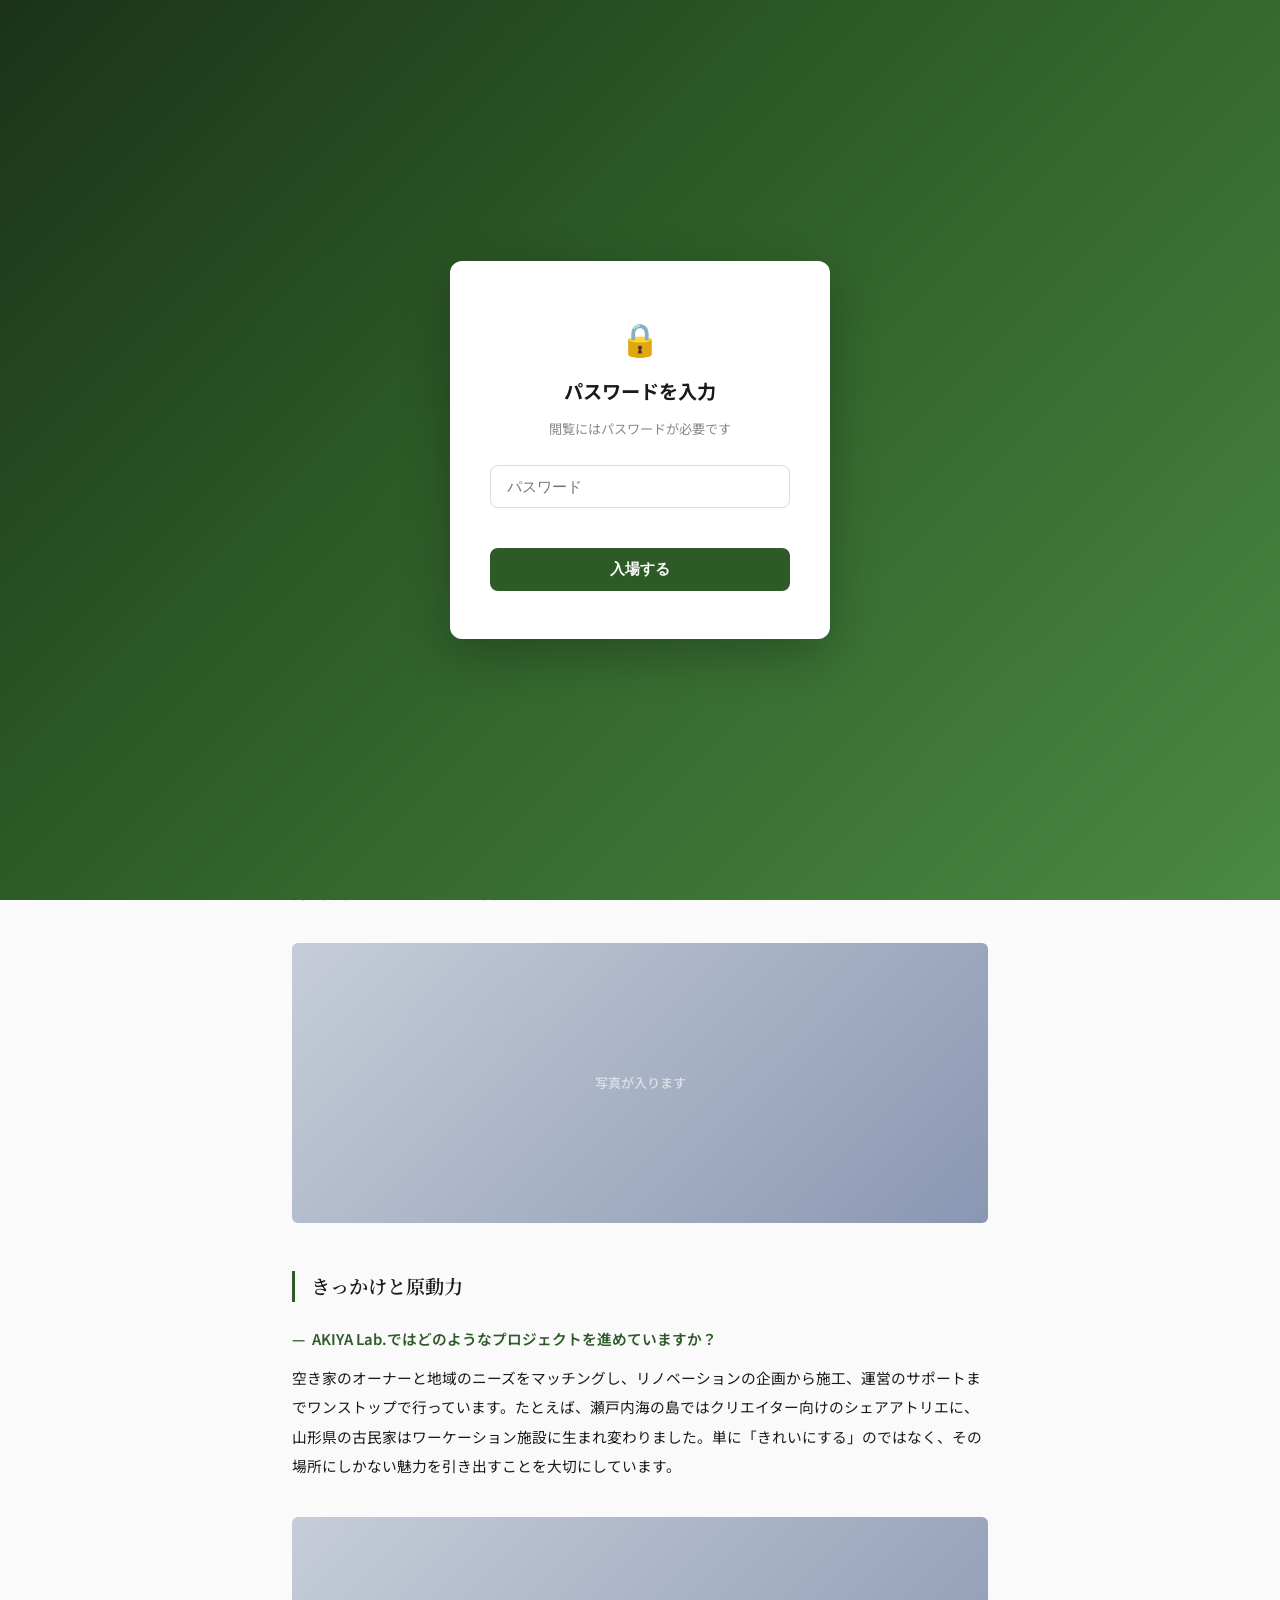
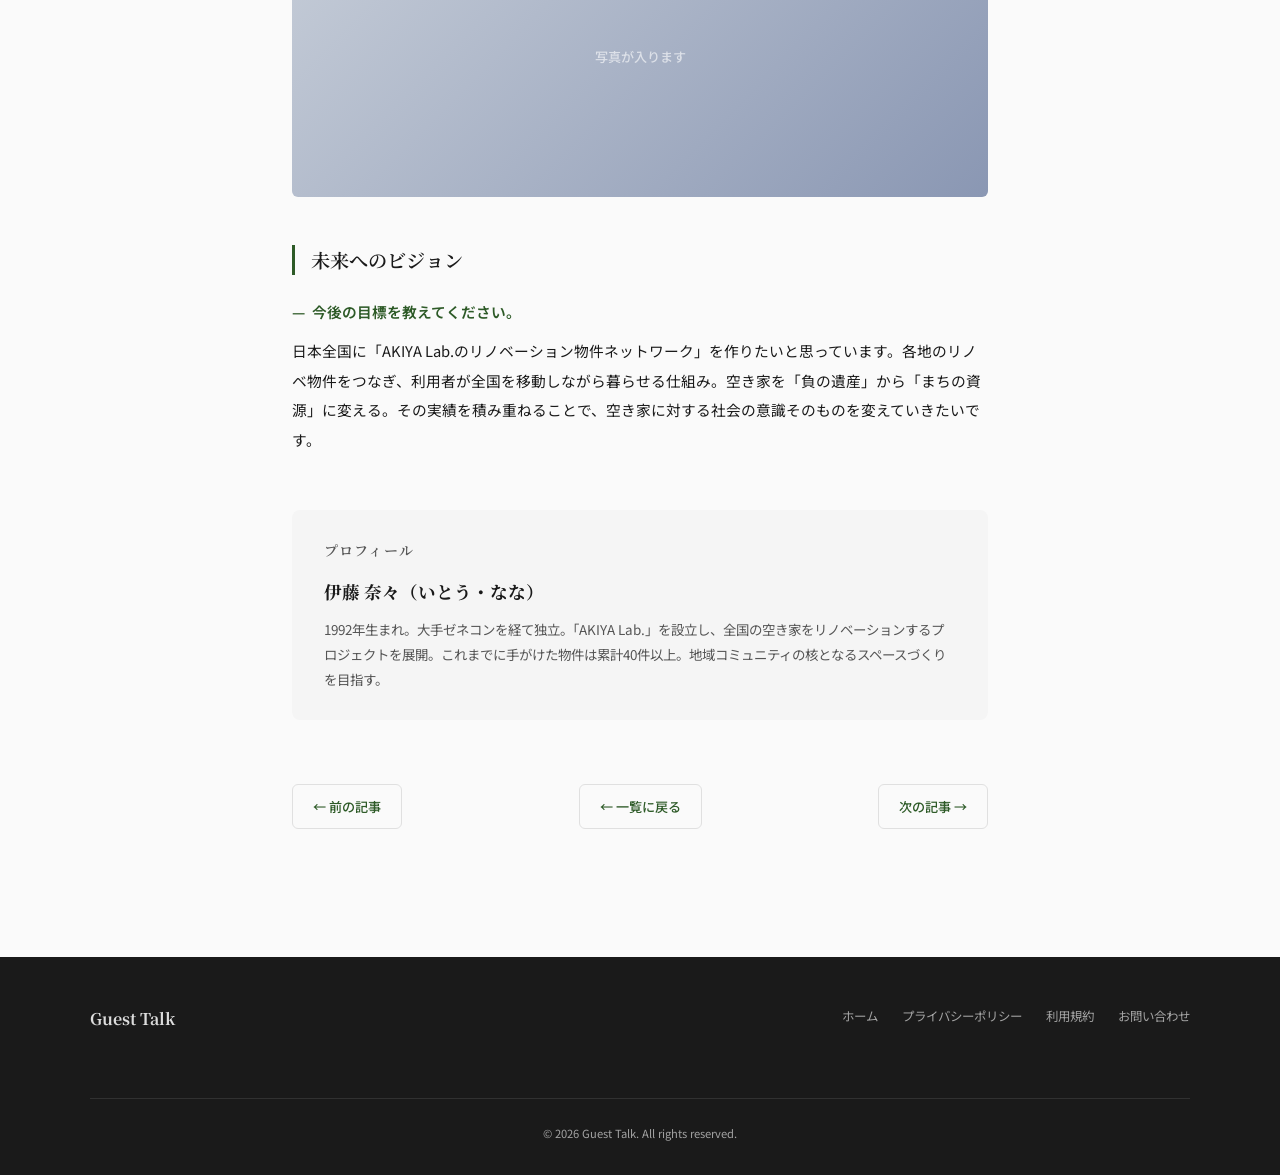
<file: article08.html>
<!DOCTYPE html>
<html lang="ja">
<head>
  <meta charset="UTF-8">
  <meta name="viewport" content="width=device-width, initial-scale=1.0">
  <title>空き家を「まちの資源」に。建築家が仕掛けるリノベーション革命 — ゲストトーク</title>
  <link rel="stylesheet" href="style.css">
  <style>
    .article-hero {
      position: relative;
      height: 380px;
      background: linear-gradient(135deg, #c6cdd8, #8a97b3);
      display: flex;
      align-items: flex-end;
      overflow: hidden;
    }
    .article-hero-overlay {
      position: absolute;
      inset: 0;
      background: linear-gradient(to top, rgba(0,0,0,0.45) 0%, transparent 60%);
    }
    .article-hero-content {
      position: relative;
      z-index: 1;
      max-width: var(--max-width);
      margin: 0 auto;
      width: 100%;
      padding: 40px 32px;
      color: #fff;
      animation: fadeInUp 0.7s ease;
    }
    .article-hero-date {
      font-size: 0.78rem;
      opacity: 0.8;
      margin-bottom: 10px;
      font-weight: 500;
    }
    .article-hero h1 {
      font-family: var(--font-serif);
      font-size: 1.75rem;
      font-weight: 700;
      line-height: 1.6;
      max-width: 680px;
    }
    .article-hero .tags {
      margin-top: 14px;
    }
    .article-hero .tag {
      background: rgba(255,255,255,0.18);
      color: rgba(255,255,255,0.9);
    }
    .article-body {
      max-width: var(--max-width-article);
      margin: 0 auto;
      padding: 48px 32px 64px;
    }
    .article-lead {
      font-family: var(--font-serif);
      font-size: 1.05rem;
      line-height: 2;
      color: var(--color-text);
      margin-bottom: 48px;
      padding-bottom: 40px;
      border-bottom: 1px solid var(--color-border);
    }
    .section-heading {
      font-family: var(--font-serif);
      font-size: 1.2rem;
      font-weight: 600;
      color: var(--color-text);
      margin: 48px 0 24px;
      padding-left: 16px;
      border-left: 3px solid var(--color-accent);
      line-height: 1.6;
    }
    .interview-block {
      margin-bottom: 36px;
    }
    .interview-q {
      font-weight: 600;
      font-size: 0.92rem;
      color: var(--color-accent);
      margin-bottom: 12px;
      padding-left: 20px;
      position: relative;
      line-height: 1.7;
    }
    .interview-q::before {
      content: '—';
      position: absolute;
      left: 0;
      color: var(--color-accent);
    }
    .interview-a {
      font-size: 0.92rem;
      line-height: 2;
      color: var(--color-text);
      margin-bottom: 8px;
    }
    .img-placeholder {
      width: 100%;
      height: 280px;
      background: linear-gradient(135deg, #c6cdd8, #8a97b3);
      border-radius: 6px;
      margin: 36px 0;
      display: flex;
      align-items: center;
      justify-content: center;
      color: rgba(255,255,255,0.6);
      font-size: 0.82rem;
      font-weight: 500;
    }
    .profile-box {
      background: var(--color-tag-bg);
      border-radius: 8px;
      padding: 28px 32px;
      margin-top: 56px;
    }
    .profile-box h3 {
      font-family: var(--font-serif);
      font-size: 0.88rem;
      font-weight: 600;
      color: var(--color-text-secondary);
      margin-bottom: 12px;
      letter-spacing: 0.08em;
    }
    .profile-name {
      font-family: var(--font-serif);
      font-size: 1.1rem;
      font-weight: 700;
      margin-bottom: 10px;
    }
    .profile-desc {
      font-size: 0.84rem;
      line-height: 1.85;
      color: var(--color-text-secondary);
    }
    .article-nav {
      max-width: var(--max-width-article);
      margin: 0 auto;
      padding: 0 32px 48px;
      display: flex;
      justify-content: space-between;
      gap: 16px;
    }
    .article-nav a {
      display: inline-flex;
      align-items: center;
      gap: 6px;
      font-size: 0.82rem;
      font-weight: 500;
      color: var(--color-accent);
      padding: 10px 20px;
      border: 1px solid var(--color-border);
      border-radius: 6px;
      transition: background var(--transition), border-color var(--transition);
    }
    .article-nav a:hover {
      background: var(--color-accent-light);
      border-color: var(--color-accent);
    }
    @media (max-width: 768px) {
      .article-hero { height: 300px; }
      .article-hero h1 { font-size: 1.3rem; }
      .article-hero-content { padding: 28px 16px; }
      .article-body { padding: 32px 16px 48px; }
      .article-nav { padding: 0 16px 32px; flex-direction: column; }
      .img-placeholder { height: 180px; }
    }
  </style>
</head>
<body>

  <header class="site-header">
    <div class="header-inner">
      <a href="index.html" class="site-logo">Guest Talk <span>挑戦する人たちの声</span></a>
      <ul class="header-nav">
        <li><a href="index.html">ホーム</a></li>
        <li><a href="#">カテゴリ</a></li>
        <li><a href="#">タグ一覧</a></li>
        <li><a href="#">お問い合わせ</a></li>
      </ul>
    </div>
  </header>

  <nav class="breadcrumb">
    <a href="index.html">ホーム</a><span>/</span>
    <a href="index.html">ゲストトーク</a><span>/</span>
    <span>空き家を「まちの資源」に。建築家が仕掛け…</span>
  </nav>

  <section class="article-hero">
    <div class="article-hero-overlay"></div>
    <div class="article-hero-content">
      <p class="article-hero-date">2026.03.15</p>
      <h1>空き家を「まちの資源」に。建築家が仕掛けるリノベーション革命</h1>
      <div class="tags">
        <span class="tag">#建築</span>
        <span class="tag">#まちづくり</span>
      </div>
    </div>
  </section>

  <article class="article-body">
    <p class="article-lead">全国に増え続ける空き家を、コミュニティスペースやシェアオフィスに再生する建築家・伊藤奈々さん。</p>

    <h2 class="section-heading">活動について</h2>

    <div class="interview-block">
      <p class="interview-q">空き家問題に取り組み始めたきっかけは？</p>
      <p class="interview-a">ゼネコン時代、新築ビルの設計に携わりながら、すぐ隣に朽ちていく空き家を見ていました。「壊して建てる」だけが建築じゃないはずだと。そんな時、偶然通りかかった古い町家が、おしゃれなカフェにリノベーションされていたんです。空間が生まれ変わり、そこに人が集まっている。あの光景を見た瞬間、自分のやりたいことが明確になりました。</p>
    </div>

    <div class="img-placeholder">写真が入ります</div>

    <h2 class="section-heading">きっかけと原動力</h2>

    <div class="interview-block">
      <p class="interview-q">AKIYA Lab.ではどのようなプロジェクトを進めていますか？</p>
      <p class="interview-a">空き家のオーナーと地域のニーズをマッチングし、リノベーションの企画から施工、運営のサポートまでワンストップで行っています。たとえば、瀬戸内海の島ではクリエイター向けのシェアアトリエに、山形県の古民家はワーケーション施設に生まれ変わりました。単に「きれいにする」のではなく、その場所にしかない魅力を引き出すことを大切にしています。</p>
    </div>

    <div class="img-placeholder">写真が入ります</div>

    <h2 class="section-heading">未来へのビジョン</h2>

    <div class="interview-block">
      <p class="interview-q">今後の目標を教えてください。</p>
      <p class="interview-a">日本全国に「AKIYA Lab.のリノベーション物件ネットワーク」を作りたいと思っています。各地のリノベ物件をつなぎ、利用者が全国を移動しながら暮らせる仕組み。空き家を「負の遺産」から「まちの資源」に変える。その実績を積み重ねることで、空き家に対する社会の意識そのものを変えていきたいです。</p>
    </div>

    <div class="profile-box">
      <h3>プロフィール</h3>
      <p class="profile-name">伊藤 奈々（いとう・なな）</p>
      <p class="profile-desc">1992年生まれ。大手ゼネコンを経て独立。「AKIYA Lab.」を設立し、全国の空き家をリノベーションするプロジェクトを展開。これまでに手がけた物件は累計40件以上。地域コミュニティの核となるスペースづくりを目指す。</p>
    </div>
  </article>

  <nav class="article-nav">
    <a href="article07.html">← 前の記事</a>
    <a href="index.html">← 一覧に戻る</a>
    <a href="article09.html">次の記事 →</a>
  </nav>

  <footer class="site-footer">
    <div class="footer-inner">
      <p class="footer-logo">Guest Talk</p>
      <ul class="footer-links">
        <li><a href="index.html">ホーム</a></li>
        <li><a href="#">プライバシーポリシー</a></li>
        <li><a href="#">利用規約</a></li>
        <li><a href="#">お問い合わせ</a></li>
      </ul>
      <p class="footer-copy">&copy; 2026 Guest Talk. All rights reserved.</p>
    </div>
  </footer>

<script src="auth.js"></script>
</body>
</html>
</file>
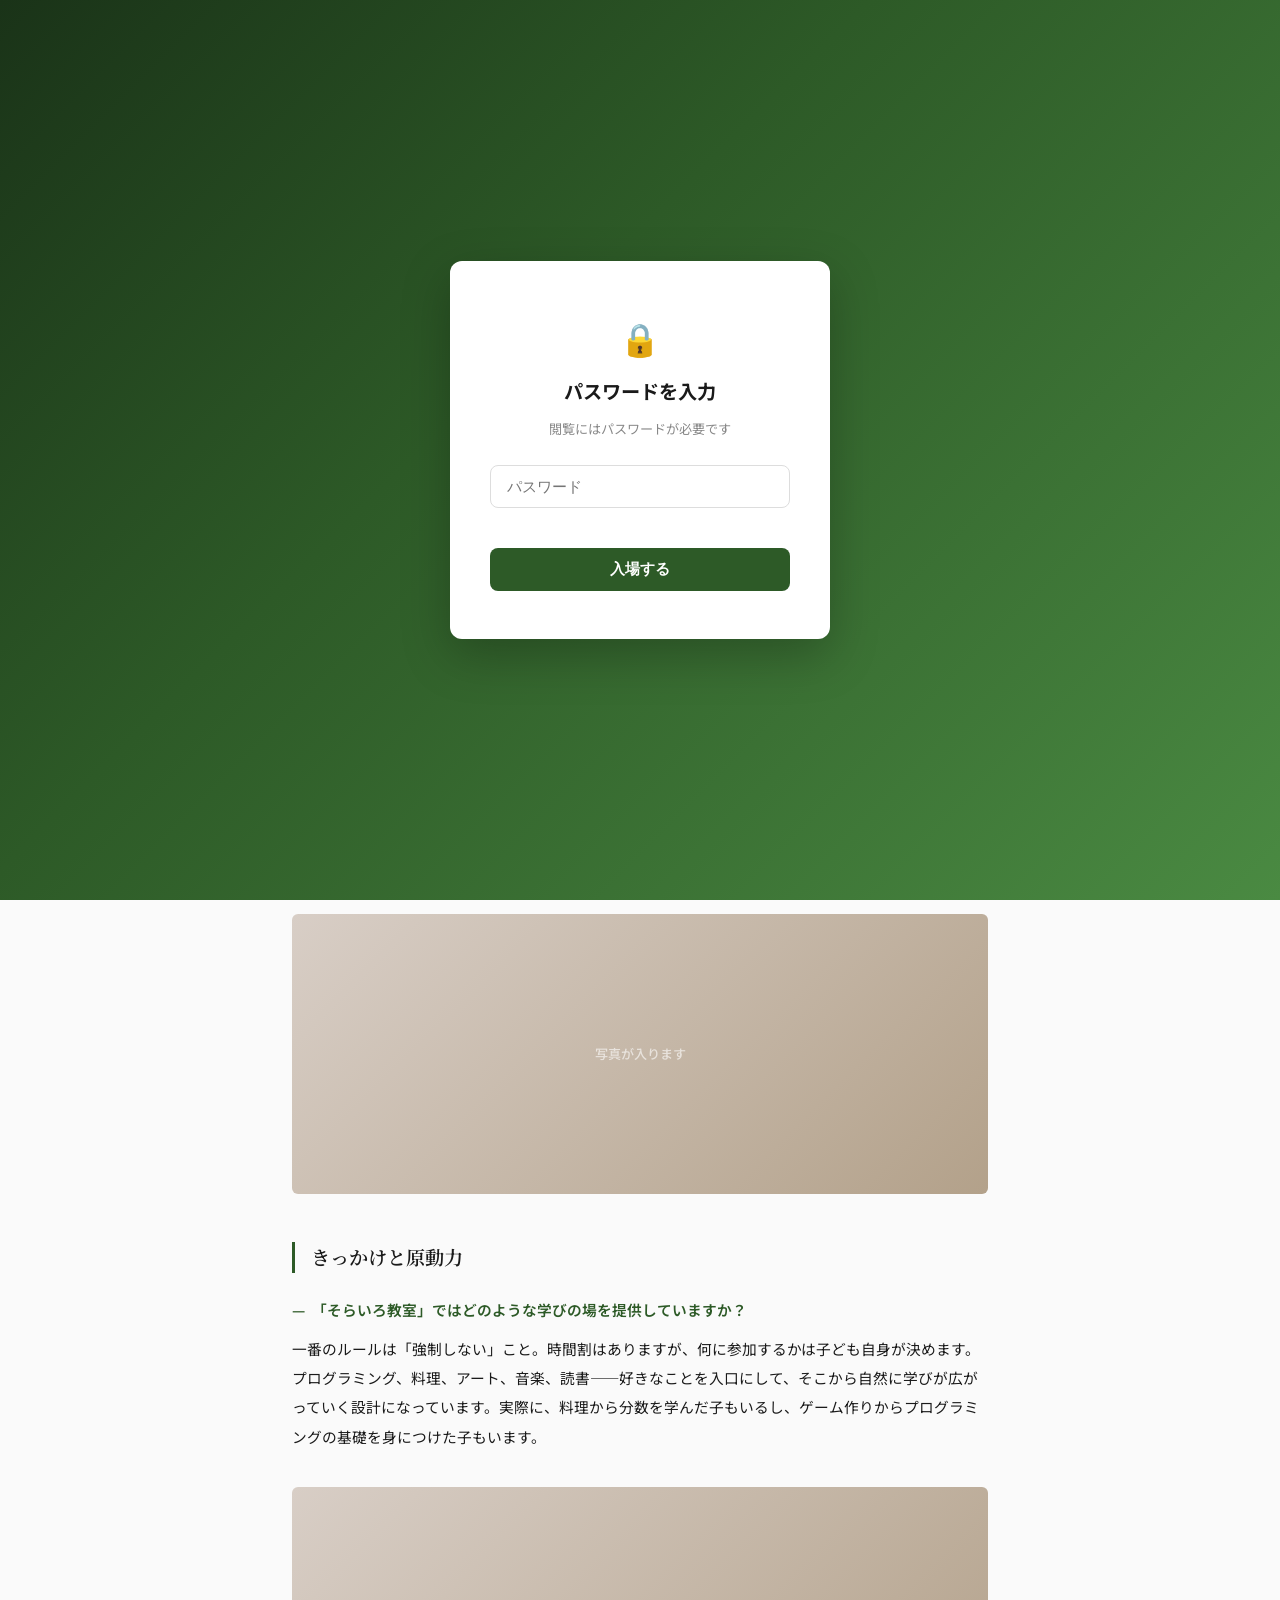
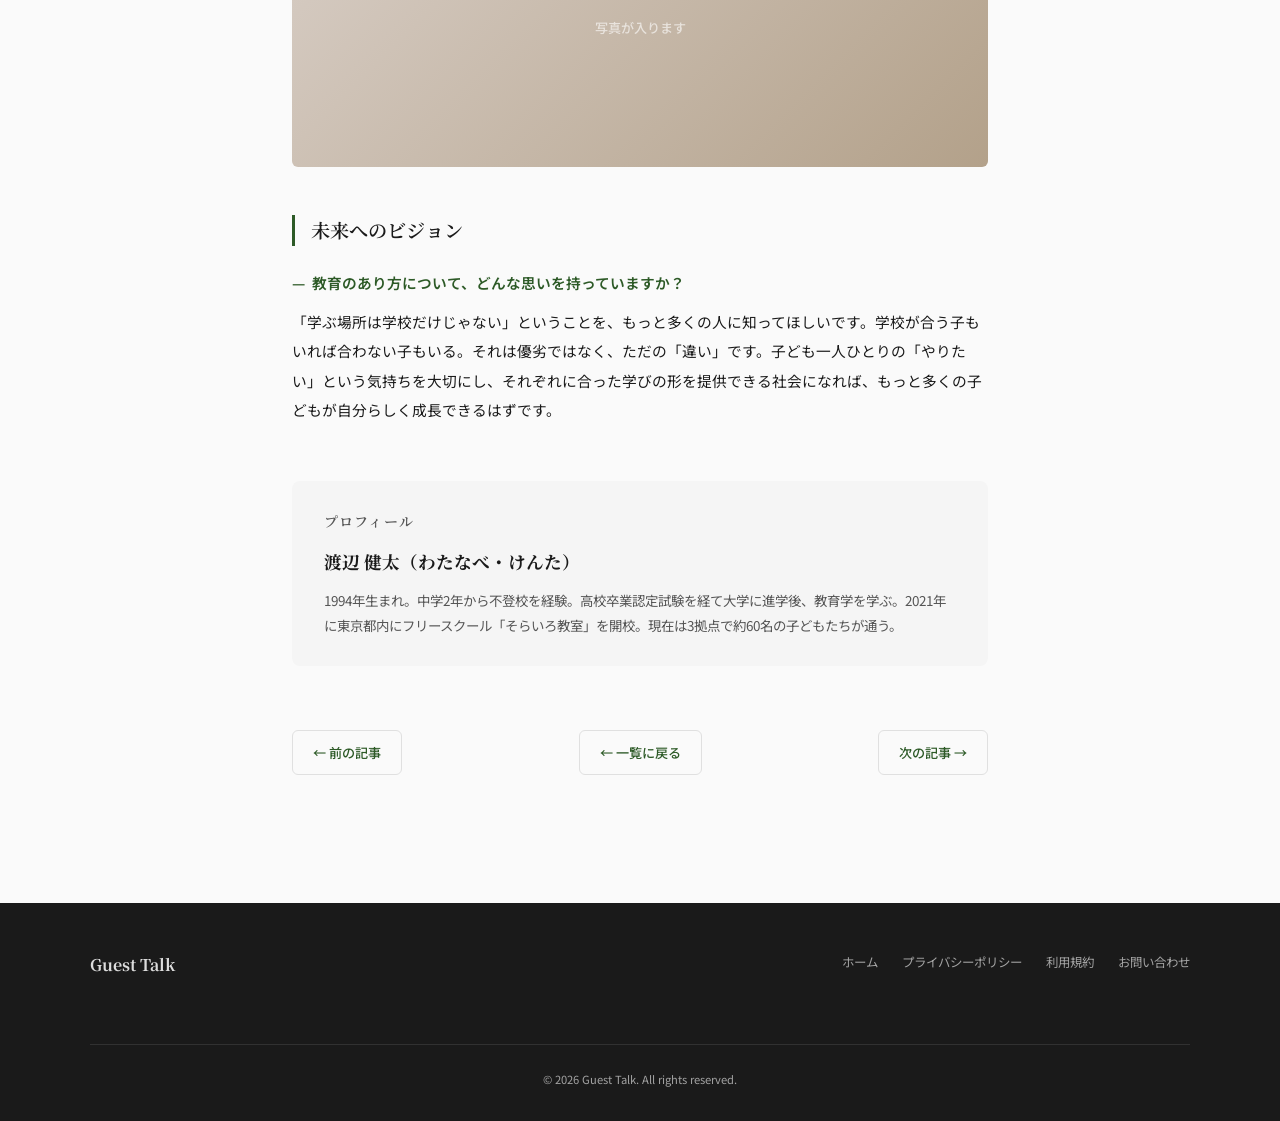
<file: article09.html>
<!DOCTYPE html>
<html lang="ja">
<head>
  <meta charset="UTF-8">
  <meta name="viewport" content="width=device-width, initial-scale=1.0">
  <title>子どもの「やりたい」を守る。フリースクール代表が考える教育の形 — ゲストトーク</title>
  <link rel="stylesheet" href="style.css">
  <style>
    .article-hero {
      position: relative;
      height: 380px;
      background: linear-gradient(135deg, #d8cec6, #b3a18a);
      display: flex;
      align-items: flex-end;
      overflow: hidden;
    }
    .article-hero-overlay {
      position: absolute;
      inset: 0;
      background: linear-gradient(to top, rgba(0,0,0,0.45) 0%, transparent 60%);
    }
    .article-hero-content {
      position: relative;
      z-index: 1;
      max-width: var(--max-width);
      margin: 0 auto;
      width: 100%;
      padding: 40px 32px;
      color: #fff;
      animation: fadeInUp 0.7s ease;
    }
    .article-hero-date {
      font-size: 0.78rem;
      opacity: 0.8;
      margin-bottom: 10px;
      font-weight: 500;
    }
    .article-hero h1 {
      font-family: var(--font-serif);
      font-size: 1.75rem;
      font-weight: 700;
      line-height: 1.6;
      max-width: 680px;
    }
    .article-hero .tags {
      margin-top: 14px;
    }
    .article-hero .tag {
      background: rgba(255,255,255,0.18);
      color: rgba(255,255,255,0.9);
    }
    .article-body {
      max-width: var(--max-width-article);
      margin: 0 auto;
      padding: 48px 32px 64px;
    }
    .article-lead {
      font-family: var(--font-serif);
      font-size: 1.05rem;
      line-height: 2;
      color: var(--color-text);
      margin-bottom: 48px;
      padding-bottom: 40px;
      border-bottom: 1px solid var(--color-border);
    }
    .section-heading {
      font-family: var(--font-serif);
      font-size: 1.2rem;
      font-weight: 600;
      color: var(--color-text);
      margin: 48px 0 24px;
      padding-left: 16px;
      border-left: 3px solid var(--color-accent);
      line-height: 1.6;
    }
    .interview-block {
      margin-bottom: 36px;
    }
    .interview-q {
      font-weight: 600;
      font-size: 0.92rem;
      color: var(--color-accent);
      margin-bottom: 12px;
      padding-left: 20px;
      position: relative;
      line-height: 1.7;
    }
    .interview-q::before {
      content: '—';
      position: absolute;
      left: 0;
      color: var(--color-accent);
    }
    .interview-a {
      font-size: 0.92rem;
      line-height: 2;
      color: var(--color-text);
      margin-bottom: 8px;
    }
    .img-placeholder {
      width: 100%;
      height: 280px;
      background: linear-gradient(135deg, #d8cec6, #b3a18a);
      border-radius: 6px;
      margin: 36px 0;
      display: flex;
      align-items: center;
      justify-content: center;
      color: rgba(255,255,255,0.6);
      font-size: 0.82rem;
      font-weight: 500;
    }
    .profile-box {
      background: var(--color-tag-bg);
      border-radius: 8px;
      padding: 28px 32px;
      margin-top: 56px;
    }
    .profile-box h3 {
      font-family: var(--font-serif);
      font-size: 0.88rem;
      font-weight: 600;
      color: var(--color-text-secondary);
      margin-bottom: 12px;
      letter-spacing: 0.08em;
    }
    .profile-name {
      font-family: var(--font-serif);
      font-size: 1.1rem;
      font-weight: 700;
      margin-bottom: 10px;
    }
    .profile-desc {
      font-size: 0.84rem;
      line-height: 1.85;
      color: var(--color-text-secondary);
    }
    .article-nav {
      max-width: var(--max-width-article);
      margin: 0 auto;
      padding: 0 32px 48px;
      display: flex;
      justify-content: space-between;
      gap: 16px;
    }
    .article-nav a {
      display: inline-flex;
      align-items: center;
      gap: 6px;
      font-size: 0.82rem;
      font-weight: 500;
      color: var(--color-accent);
      padding: 10px 20px;
      border: 1px solid var(--color-border);
      border-radius: 6px;
      transition: background var(--transition), border-color var(--transition);
    }
    .article-nav a:hover {
      background: var(--color-accent-light);
      border-color: var(--color-accent);
    }
    @media (max-width: 768px) {
      .article-hero { height: 300px; }
      .article-hero h1 { font-size: 1.3rem; }
      .article-hero-content { padding: 28px 16px; }
      .article-body { padding: 32px 16px 48px; }
      .article-nav { padding: 0 16px 32px; flex-direction: column; }
      .img-placeholder { height: 180px; }
    }
  </style>
</head>
<body>

  <header class="site-header">
    <div class="header-inner">
      <a href="index.html" class="site-logo">Guest Talk <span>挑戦する人たちの声</span></a>
      <ul class="header-nav">
        <li><a href="index.html">ホーム</a></li>
        <li><a href="#">カテゴリ</a></li>
        <li><a href="#">タグ一覧</a></li>
        <li><a href="#">お問い合わせ</a></li>
      </ul>
    </div>
  </header>

  <nav class="breadcrumb">
    <a href="index.html">ホーム</a><span>/</span>
    <a href="index.html">ゲストトーク</a><span>/</span>
    <span>子どもの「やりたい」を守る。フリースクー…</span>
  </nav>

  <section class="article-hero">
    <div class="article-hero-overlay"></div>
    <div class="article-hero-content">
      <p class="article-hero-date">2026.03.17</p>
      <h1>子どもの「やりたい」を守る。フリースクール代表が考える教育の形</h1>
      <div class="tags">
        <span class="tag">#教育</span>
        <span class="tag">#子ども</span>
      </div>
    </div>
  </section>

  <article class="article-body">
    <p class="article-lead">不登校を経験した自身の過去を原点に、子どもが自分のペースで学べるフリースクールを運営する代表・渡辺健太さん。</p>

    <h2 class="section-heading">活動について</h2>

    <div class="interview-block">
      <p class="interview-q">フリースクールを始めた理由を教えてください。</p>
      <p class="interview-a">自分自身の経験が大きいです。中学時代、学校に行けなくなった時、「怠けている」と言われ続けました。でも本当は、学校という環境が自分に合っていなかっただけ。同じように苦しんでいる子どもたちに、「ここにいていいんだよ」と言える場所を作りたかったんです。</p>
    </div>

    <div class="img-placeholder">写真が入ります</div>

    <h2 class="section-heading">きっかけと原動力</h2>

    <div class="interview-block">
      <p class="interview-q">「そらいろ教室」ではどのような学びの場を提供していますか？</p>
      <p class="interview-a">一番のルールは「強制しない」こと。時間割はありますが、何に参加するかは子ども自身が決めます。プログラミング、料理、アート、音楽、読書——好きなことを入口にして、そこから自然に学びが広がっていく設計になっています。実際に、料理から分数を学んだ子もいるし、ゲーム作りからプログラミングの基礎を身につけた子もいます。</p>
    </div>

    <div class="img-placeholder">写真が入ります</div>

    <h2 class="section-heading">未来へのビジョン</h2>

    <div class="interview-block">
      <p class="interview-q">教育のあり方について、どんな思いを持っていますか？</p>
      <p class="interview-a">「学ぶ場所は学校だけじゃない」ということを、もっと多くの人に知ってほしいです。学校が合う子もいれば合わない子もいる。それは優劣ではなく、ただの「違い」です。子ども一人ひとりの「やりたい」という気持ちを大切にし、それぞれに合った学びの形を提供できる社会になれば、もっと多くの子どもが自分らしく成長できるはずです。</p>
    </div>

    <div class="profile-box">
      <h3>プロフィール</h3>
      <p class="profile-name">渡辺 健太（わたなべ・けんた）</p>
      <p class="profile-desc">1994年生まれ。中学2年から不登校を経験。高校卒業認定試験を経て大学に進学後、教育学を学ぶ。2021年に東京都内にフリースクール「そらいろ教室」を開校。現在は3拠点で約60名の子どもたちが通う。</p>
    </div>
  </article>

  <nav class="article-nav">
    <a href="article08.html">← 前の記事</a>
    <a href="index.html">← 一覧に戻る</a>
    <a href="article10.html">次の記事 →</a>
  </nav>

  <footer class="site-footer">
    <div class="footer-inner">
      <p class="footer-logo">Guest Talk</p>
      <ul class="footer-links">
        <li><a href="index.html">ホーム</a></li>
        <li><a href="#">プライバシーポリシー</a></li>
        <li><a href="#">利用規約</a></li>
        <li><a href="#">お問い合わせ</a></li>
      </ul>
      <p class="footer-copy">&copy; 2026 Guest Talk. All rights reserved.</p>
    </div>
  </footer>

<script src="auth.js"></script>
</body>
</html>
</file>
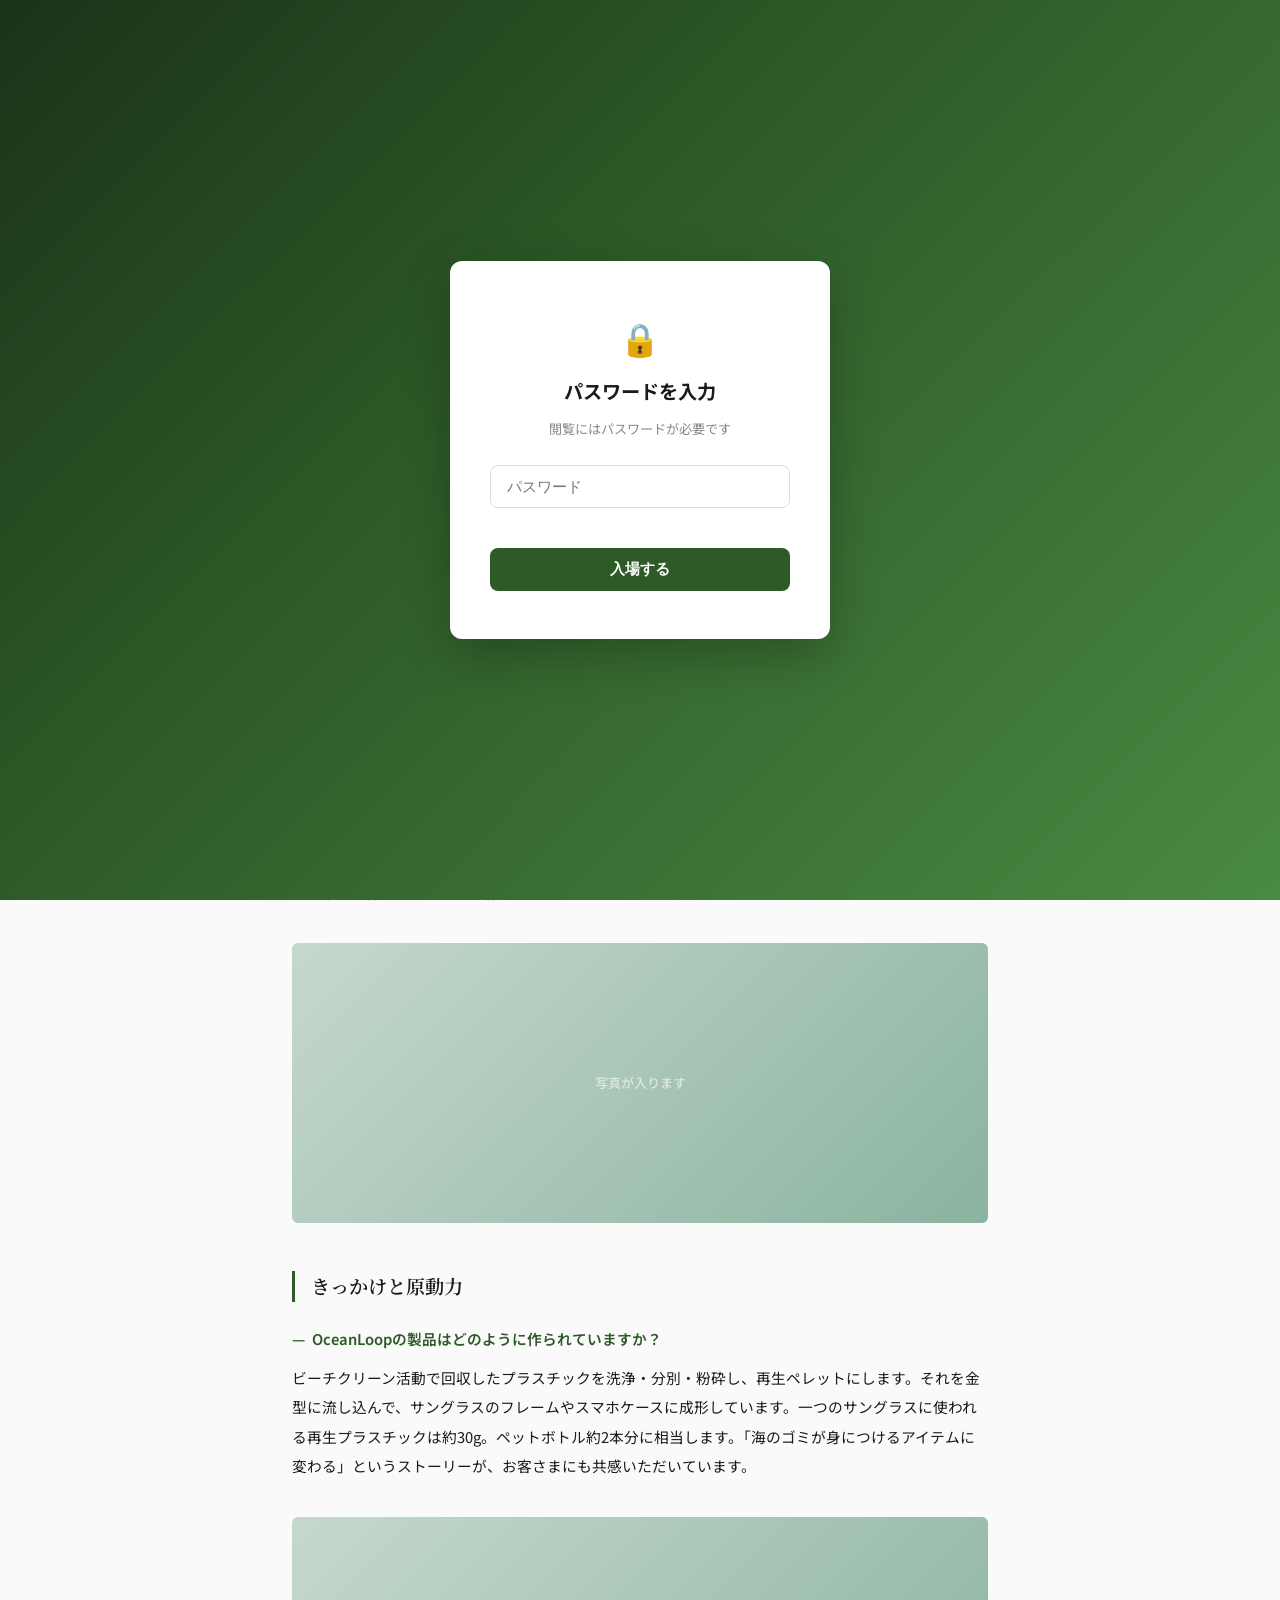
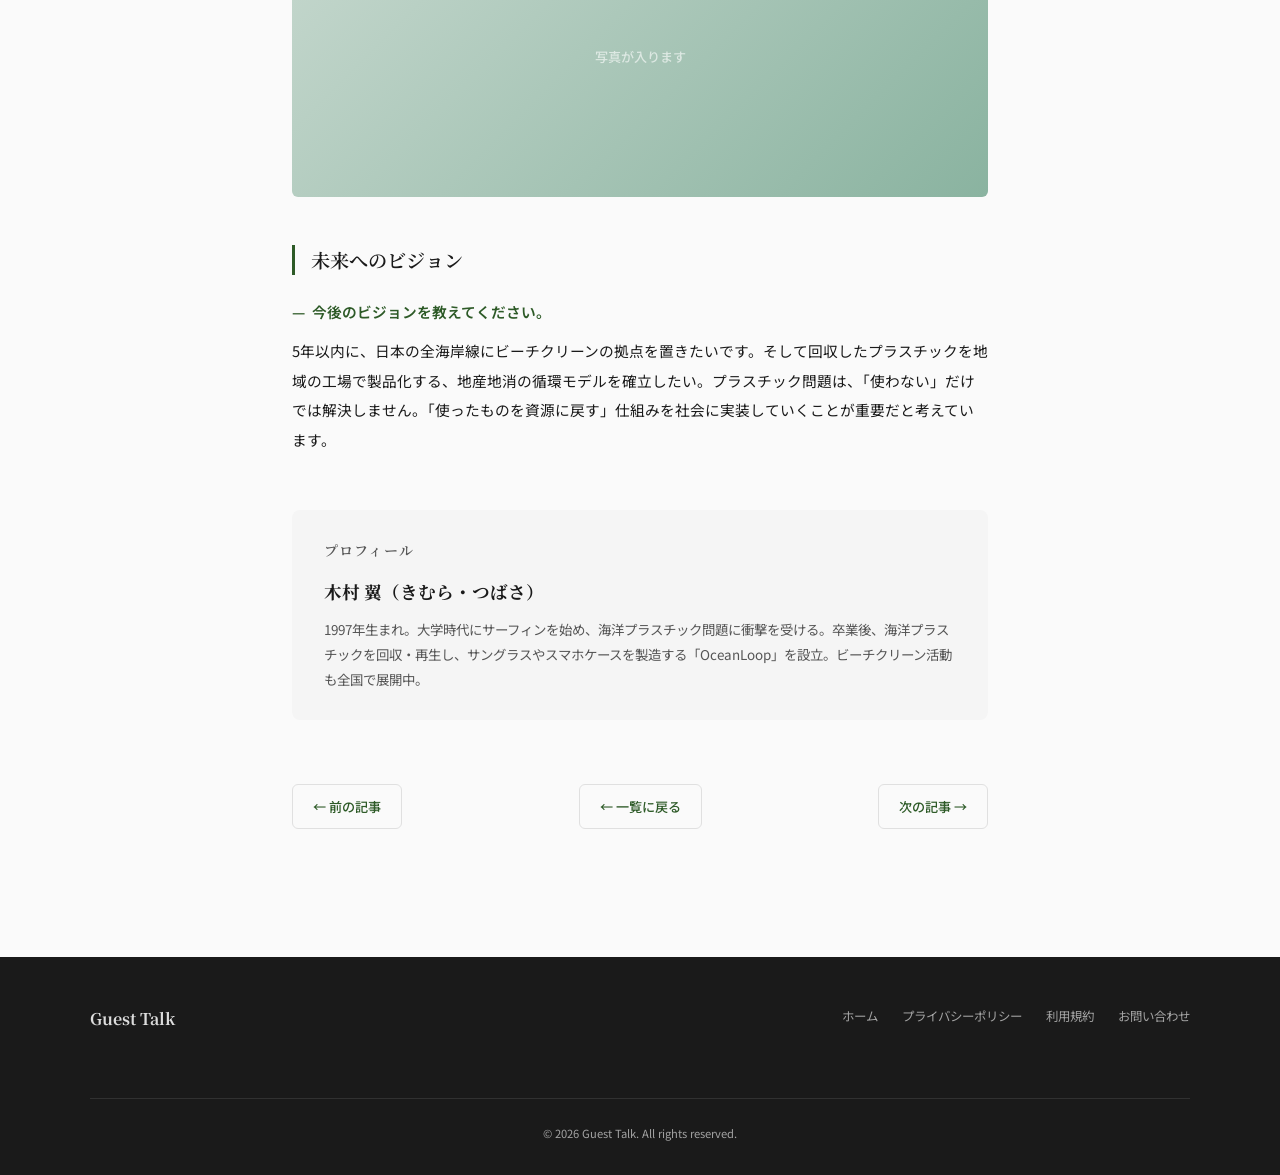
<file: article10.html>
<!DOCTYPE html>
<html lang="ja">
<head>
  <meta charset="UTF-8">
  <meta name="viewport" content="width=device-width, initial-scale=1.0">
  <title>海洋プラスチックから製品を。サーファー起業家の環境ビジネス — ゲストトーク</title>
  <link rel="stylesheet" href="style.css">
  <style>
    .article-hero {
      position: relative;
      height: 380px;
      background: linear-gradient(135deg, #c6d8ce, #8ab3a0);
      display: flex;
      align-items: flex-end;
      overflow: hidden;
    }
    .article-hero-overlay {
      position: absolute;
      inset: 0;
      background: linear-gradient(to top, rgba(0,0,0,0.45) 0%, transparent 60%);
    }
    .article-hero-content {
      position: relative;
      z-index: 1;
      max-width: var(--max-width);
      margin: 0 auto;
      width: 100%;
      padding: 40px 32px;
      color: #fff;
      animation: fadeInUp 0.7s ease;
    }
    .article-hero-date {
      font-size: 0.78rem;
      opacity: 0.8;
      margin-bottom: 10px;
      font-weight: 500;
    }
    .article-hero h1 {
      font-family: var(--font-serif);
      font-size: 1.75rem;
      font-weight: 700;
      line-height: 1.6;
      max-width: 680px;
    }
    .article-hero .tags {
      margin-top: 14px;
    }
    .article-hero .tag {
      background: rgba(255,255,255,0.18);
      color: rgba(255,255,255,0.9);
    }
    .article-body {
      max-width: var(--max-width-article);
      margin: 0 auto;
      padding: 48px 32px 64px;
    }
    .article-lead {
      font-family: var(--font-serif);
      font-size: 1.05rem;
      line-height: 2;
      color: var(--color-text);
      margin-bottom: 48px;
      padding-bottom: 40px;
      border-bottom: 1px solid var(--color-border);
    }
    .section-heading {
      font-family: var(--font-serif);
      font-size: 1.2rem;
      font-weight: 600;
      color: var(--color-text);
      margin: 48px 0 24px;
      padding-left: 16px;
      border-left: 3px solid var(--color-accent);
      line-height: 1.6;
    }
    .interview-block {
      margin-bottom: 36px;
    }
    .interview-q {
      font-weight: 600;
      font-size: 0.92rem;
      color: var(--color-accent);
      margin-bottom: 12px;
      padding-left: 20px;
      position: relative;
      line-height: 1.7;
    }
    .interview-q::before {
      content: '—';
      position: absolute;
      left: 0;
      color: var(--color-accent);
    }
    .interview-a {
      font-size: 0.92rem;
      line-height: 2;
      color: var(--color-text);
      margin-bottom: 8px;
    }
    .img-placeholder {
      width: 100%;
      height: 280px;
      background: linear-gradient(135deg, #c6d8ce, #8ab3a0);
      border-radius: 6px;
      margin: 36px 0;
      display: flex;
      align-items: center;
      justify-content: center;
      color: rgba(255,255,255,0.6);
      font-size: 0.82rem;
      font-weight: 500;
    }
    .profile-box {
      background: var(--color-tag-bg);
      border-radius: 8px;
      padding: 28px 32px;
      margin-top: 56px;
    }
    .profile-box h3 {
      font-family: var(--font-serif);
      font-size: 0.88rem;
      font-weight: 600;
      color: var(--color-text-secondary);
      margin-bottom: 12px;
      letter-spacing: 0.08em;
    }
    .profile-name {
      font-family: var(--font-serif);
      font-size: 1.1rem;
      font-weight: 700;
      margin-bottom: 10px;
    }
    .profile-desc {
      font-size: 0.84rem;
      line-height: 1.85;
      color: var(--color-text-secondary);
    }
    .article-nav {
      max-width: var(--max-width-article);
      margin: 0 auto;
      padding: 0 32px 48px;
      display: flex;
      justify-content: space-between;
      gap: 16px;
    }
    .article-nav a {
      display: inline-flex;
      align-items: center;
      gap: 6px;
      font-size: 0.82rem;
      font-weight: 500;
      color: var(--color-accent);
      padding: 10px 20px;
      border: 1px solid var(--color-border);
      border-radius: 6px;
      transition: background var(--transition), border-color var(--transition);
    }
    .article-nav a:hover {
      background: var(--color-accent-light);
      border-color: var(--color-accent);
    }
    @media (max-width: 768px) {
      .article-hero { height: 300px; }
      .article-hero h1 { font-size: 1.3rem; }
      .article-hero-content { padding: 28px 16px; }
      .article-body { padding: 32px 16px 48px; }
      .article-nav { padding: 0 16px 32px; flex-direction: column; }
      .img-placeholder { height: 180px; }
    }
  </style>
</head>
<body>

  <header class="site-header">
    <div class="header-inner">
      <a href="index.html" class="site-logo">Guest Talk <span>挑戦する人たちの声</span></a>
      <ul class="header-nav">
        <li><a href="index.html">ホーム</a></li>
        <li><a href="#">カテゴリ</a></li>
        <li><a href="#">タグ一覧</a></li>
        <li><a href="#">お問い合わせ</a></li>
      </ul>
    </div>
  </header>

  <nav class="breadcrumb">
    <a href="index.html">ホーム</a><span>/</span>
    <a href="index.html">ゲストトーク</a><span>/</span>
    <span>海洋プラスチックから製品を。サーファー起…</span>
  </nav>

  <section class="article-hero">
    <div class="article-hero-overlay"></div>
    <div class="article-hero-content">
      <p class="article-hero-date">2026.03.19</p>
      <h1>海洋プラスチックから製品を。サーファー起業家の環境ビジネス</h1>
      <div class="tags">
        <span class="tag">#環境</span>
        <span class="tag">#起業</span>
      </div>
    </div>
  </section>

  <article class="article-body">
    <p class="article-lead">サーフィンを愛するなかで海洋汚染の深刻さを知り、回収プラスチックを原料としたブランドを立ち上げた起業家・木村翼さん。</p>

    <h2 class="section-heading">活動について</h2>

    <div class="interview-block">
      <p class="interview-q">海洋プラスチック問題に関心を持ったきっかけは？</p>
      <p class="interview-a">大学2年の時、宮崎県でサーフィンをしていた時のことです。波から上がったら、ビーチにペットボトルやプラスチック片が大量に漂着していて。よく見ると、中国語や韓国語のラベルが貼られたものもある。海はつながっている。一つの国だけで解決できる問題じゃないんだと痛感しました。それ以来、サーフィンに行くたびにゴミを拾うようになりました。</p>
    </div>

    <div class="img-placeholder">写真が入ります</div>

    <h2 class="section-heading">きっかけと原動力</h2>

    <div class="interview-block">
      <p class="interview-q">OceanLoopの製品はどのように作られていますか？</p>
      <p class="interview-a">ビーチクリーン活動で回収したプラスチックを洗浄・分別・粉砕し、再生ペレットにします。それを金型に流し込んで、サングラスのフレームやスマホケースに成形しています。一つのサングラスに使われる再生プラスチックは約30g。ペットボトル約2本分に相当します。「海のゴミが身につけるアイテムに変わる」というストーリーが、お客さまにも共感いただいています。</p>
    </div>

    <div class="img-placeholder">写真が入ります</div>

    <h2 class="section-heading">未来へのビジョン</h2>

    <div class="interview-block">
      <p class="interview-q">今後のビジョンを教えてください。</p>
      <p class="interview-a">5年以内に、日本の全海岸線にビーチクリーンの拠点を置きたいです。そして回収したプラスチックを地域の工場で製品化する、地産地消の循環モデルを確立したい。プラスチック問題は、「使わない」だけでは解決しません。「使ったものを資源に戻す」仕組みを社会に実装していくことが重要だと考えています。</p>
    </div>

    <div class="profile-box">
      <h3>プロフィール</h3>
      <p class="profile-name">木村 翼（きむら・つばさ）</p>
      <p class="profile-desc">1997年生まれ。大学時代にサーフィンを始め、海洋プラスチック問題に衝撃を受ける。卒業後、海洋プラスチックを回収・再生し、サングラスやスマホケースを製造する「OceanLoop」を設立。ビーチクリーン活動も全国で展開中。</p>
    </div>
  </article>

  <nav class="article-nav">
    <a href="article09.html">← 前の記事</a>
    <a href="index.html">← 一覧に戻る</a>
    <a href="article11.html">次の記事 →</a>
  </nav>

  <footer class="site-footer">
    <div class="footer-inner">
      <p class="footer-logo">Guest Talk</p>
      <ul class="footer-links">
        <li><a href="index.html">ホーム</a></li>
        <li><a href="#">プライバシーポリシー</a></li>
        <li><a href="#">利用規約</a></li>
        <li><a href="#">お問い合わせ</a></li>
      </ul>
      <p class="footer-copy">&copy; 2026 Guest Talk. All rights reserved.</p>
    </div>
  </footer>

<script src="auth.js"></script>
</body>
</html>
</file>
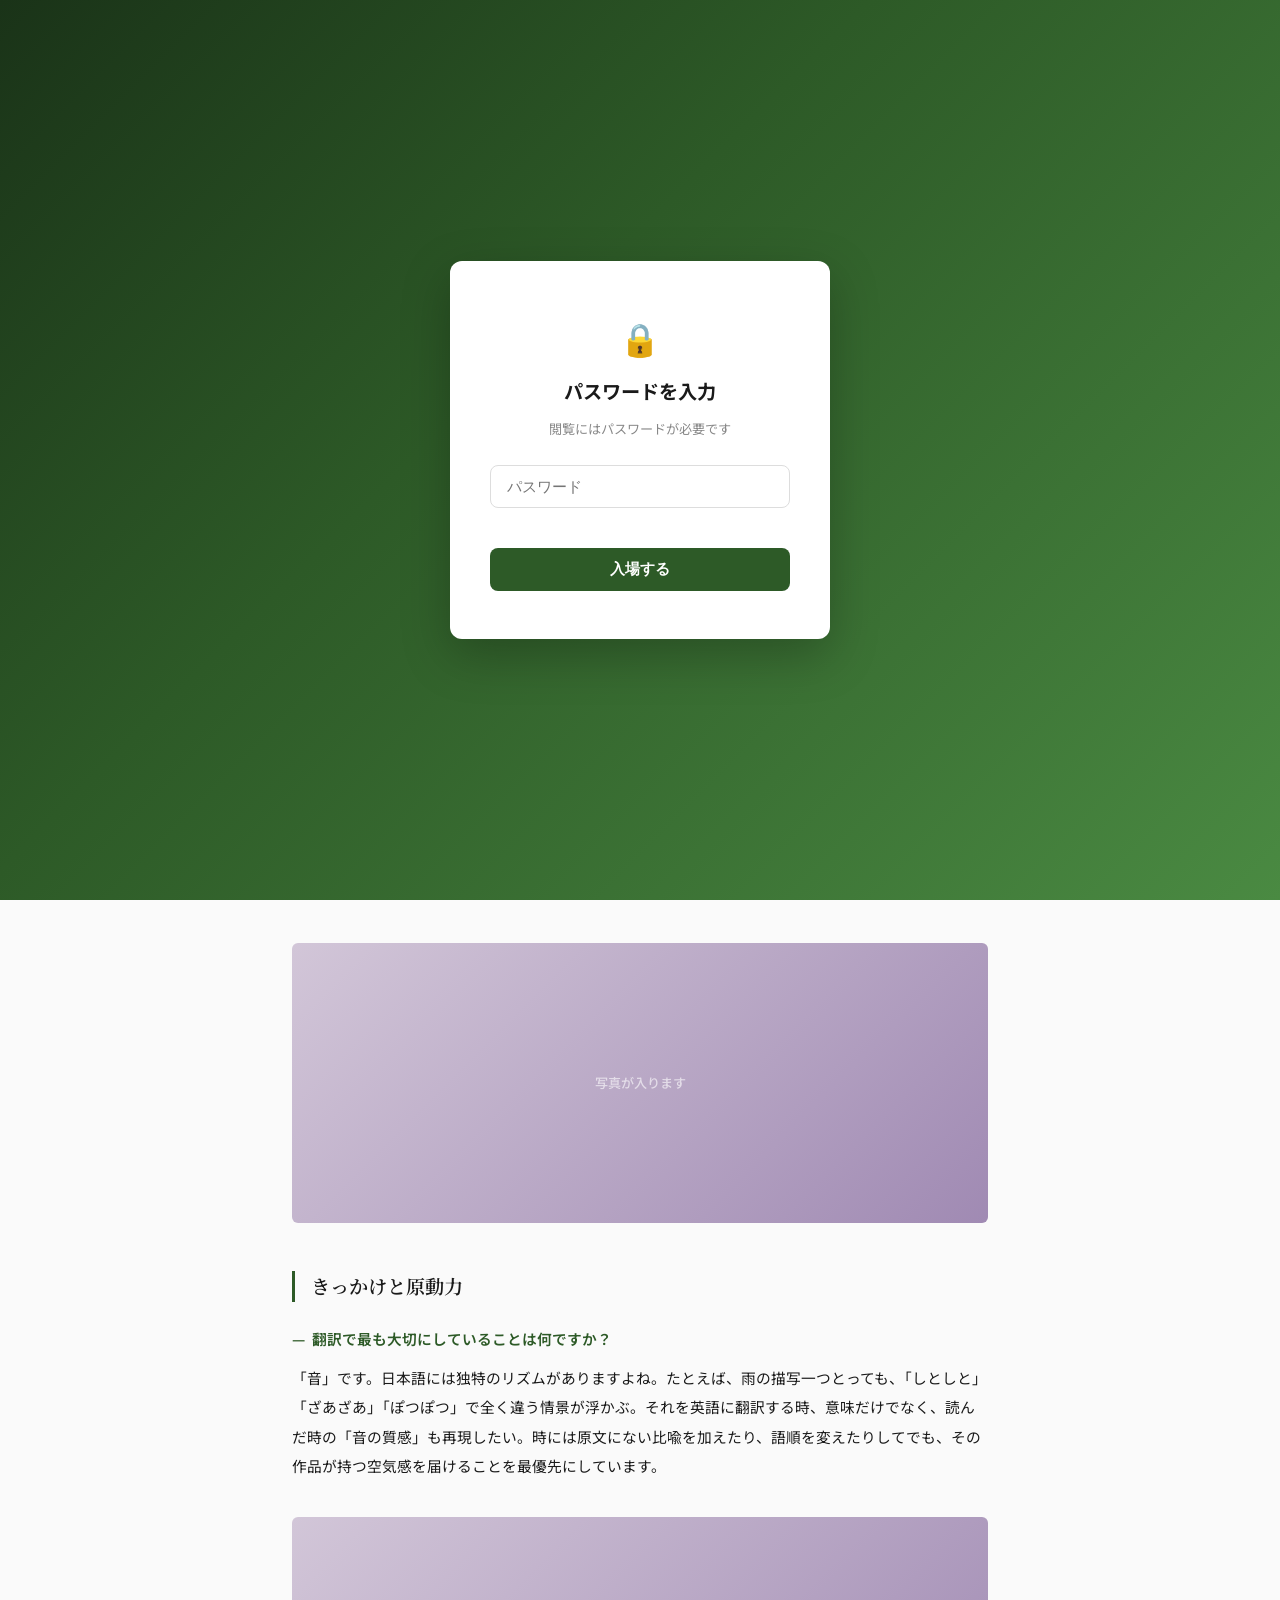
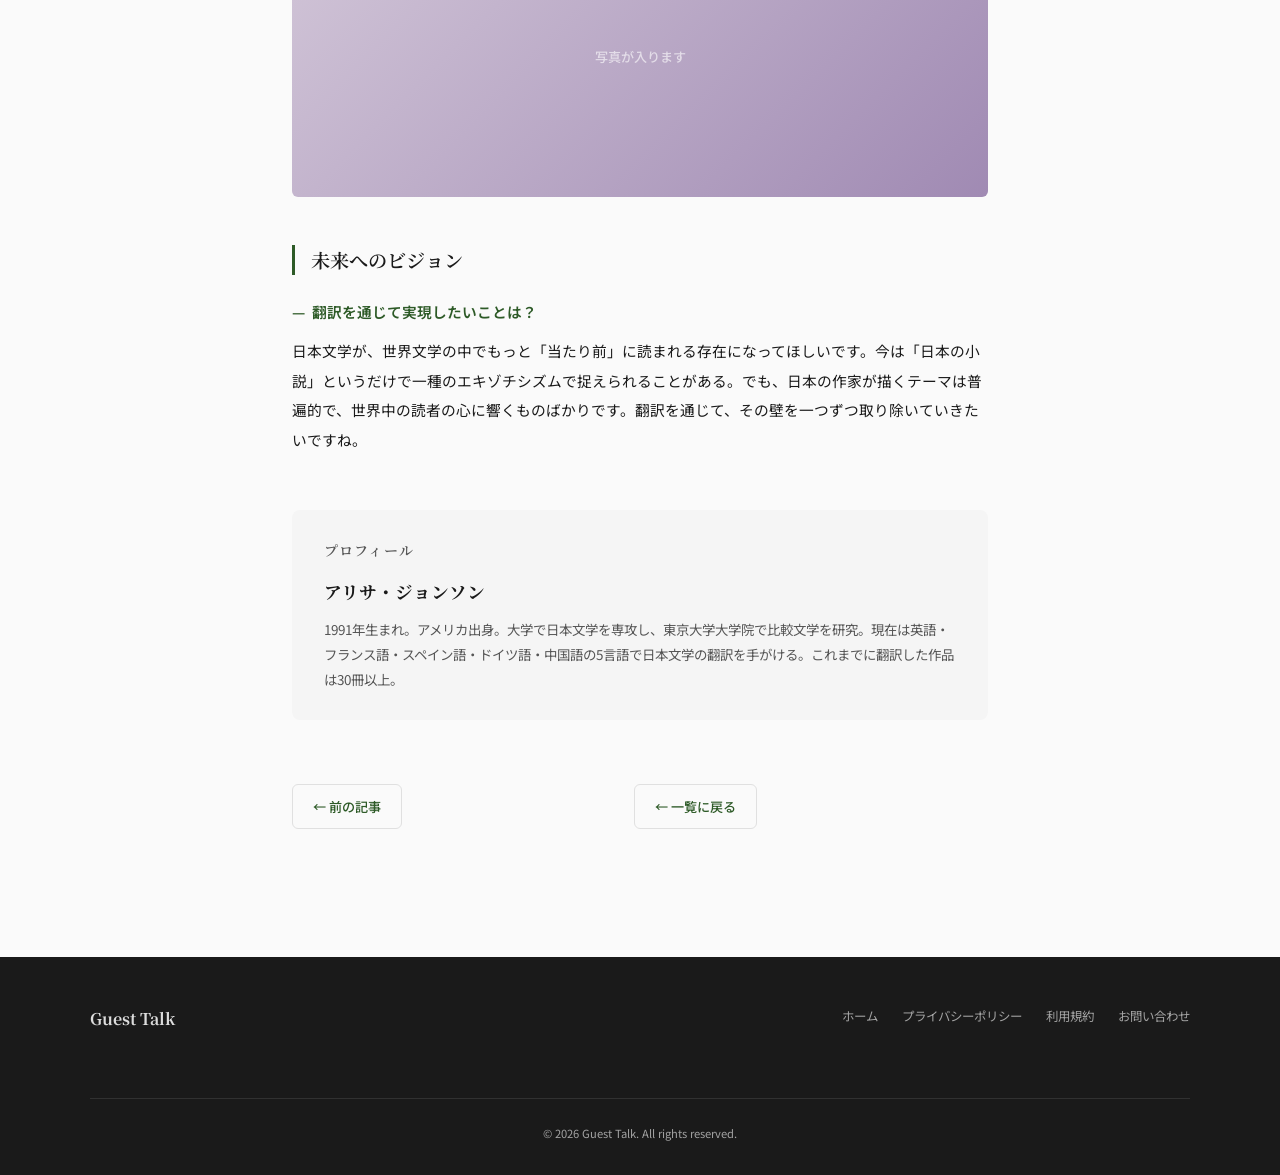
<file: article11.html>
<!DOCTYPE html>
<html lang="ja">
<head>
  <meta charset="UTF-8">
  <meta name="viewport" content="width=device-width, initial-scale=1.0">
  <title>多言語で届ける日本文学。翻訳家が挑む「文化の架け橋」 — ゲストトーク</title>
  <link rel="stylesheet" href="style.css">
  <style>
    .article-hero {
      position: relative;
      height: 380px;
      background: linear-gradient(135deg, #d2c6d8, #a08ab3);
      display: flex;
      align-items: flex-end;
      overflow: hidden;
    }
    .article-hero-overlay {
      position: absolute;
      inset: 0;
      background: linear-gradient(to top, rgba(0,0,0,0.45) 0%, transparent 60%);
    }
    .article-hero-content {
      position: relative;
      z-index: 1;
      max-width: var(--max-width);
      margin: 0 auto;
      width: 100%;
      padding: 40px 32px;
      color: #fff;
      animation: fadeInUp 0.7s ease;
    }
    .article-hero-date {
      font-size: 0.78rem;
      opacity: 0.8;
      margin-bottom: 10px;
      font-weight: 500;
    }
    .article-hero h1 {
      font-family: var(--font-serif);
      font-size: 1.75rem;
      font-weight: 700;
      line-height: 1.6;
      max-width: 680px;
    }
    .article-hero .tags {
      margin-top: 14px;
    }
    .article-hero .tag {
      background: rgba(255,255,255,0.18);
      color: rgba(255,255,255,0.9);
    }
    .article-body {
      max-width: var(--max-width-article);
      margin: 0 auto;
      padding: 48px 32px 64px;
    }
    .article-lead {
      font-family: var(--font-serif);
      font-size: 1.05rem;
      line-height: 2;
      color: var(--color-text);
      margin-bottom: 48px;
      padding-bottom: 40px;
      border-bottom: 1px solid var(--color-border);
    }
    .section-heading {
      font-family: var(--font-serif);
      font-size: 1.2rem;
      font-weight: 600;
      color: var(--color-text);
      margin: 48px 0 24px;
      padding-left: 16px;
      border-left: 3px solid var(--color-accent);
      line-height: 1.6;
    }
    .interview-block {
      margin-bottom: 36px;
    }
    .interview-q {
      font-weight: 600;
      font-size: 0.92rem;
      color: var(--color-accent);
      margin-bottom: 12px;
      padding-left: 20px;
      position: relative;
      line-height: 1.7;
    }
    .interview-q::before {
      content: '—';
      position: absolute;
      left: 0;
      color: var(--color-accent);
    }
    .interview-a {
      font-size: 0.92rem;
      line-height: 2;
      color: var(--color-text);
      margin-bottom: 8px;
    }
    .img-placeholder {
      width: 100%;
      height: 280px;
      background: linear-gradient(135deg, #d2c6d8, #a08ab3);
      border-radius: 6px;
      margin: 36px 0;
      display: flex;
      align-items: center;
      justify-content: center;
      color: rgba(255,255,255,0.6);
      font-size: 0.82rem;
      font-weight: 500;
    }
    .profile-box {
      background: var(--color-tag-bg);
      border-radius: 8px;
      padding: 28px 32px;
      margin-top: 56px;
    }
    .profile-box h3 {
      font-family: var(--font-serif);
      font-size: 0.88rem;
      font-weight: 600;
      color: var(--color-text-secondary);
      margin-bottom: 12px;
      letter-spacing: 0.08em;
    }
    .profile-name {
      font-family: var(--font-serif);
      font-size: 1.1rem;
      font-weight: 700;
      margin-bottom: 10px;
    }
    .profile-desc {
      font-size: 0.84rem;
      line-height: 1.85;
      color: var(--color-text-secondary);
    }
    .article-nav {
      max-width: var(--max-width-article);
      margin: 0 auto;
      padding: 0 32px 48px;
      display: flex;
      justify-content: space-between;
      gap: 16px;
    }
    .article-nav a {
      display: inline-flex;
      align-items: center;
      gap: 6px;
      font-size: 0.82rem;
      font-weight: 500;
      color: var(--color-accent);
      padding: 10px 20px;
      border: 1px solid var(--color-border);
      border-radius: 6px;
      transition: background var(--transition), border-color var(--transition);
    }
    .article-nav a:hover {
      background: var(--color-accent-light);
      border-color: var(--color-accent);
    }
    @media (max-width: 768px) {
      .article-hero { height: 300px; }
      .article-hero h1 { font-size: 1.3rem; }
      .article-hero-content { padding: 28px 16px; }
      .article-body { padding: 32px 16px 48px; }
      .article-nav { padding: 0 16px 32px; flex-direction: column; }
      .img-placeholder { height: 180px; }
    }
  </style>
</head>
<body>

  <header class="site-header">
    <div class="header-inner">
      <a href="index.html" class="site-logo">Guest Talk <span>挑戦する人たちの声</span></a>
      <ul class="header-nav">
        <li><a href="index.html">ホーム</a></li>
        <li><a href="#">カテゴリ</a></li>
        <li><a href="#">タグ一覧</a></li>
        <li><a href="#">お問い合わせ</a></li>
      </ul>
    </div>
  </header>

  <nav class="breadcrumb">
    <a href="index.html">ホーム</a><span>/</span>
    <a href="index.html">ゲストトーク</a><span>/</span>
    <span>多言語で届ける日本文学。翻訳家が挑む「文…</span>
  </nav>

  <section class="article-hero">
    <div class="article-hero-overlay"></div>
    <div class="article-hero-content">
      <p class="article-hero-date">2026.03.21</p>
      <h1>多言語で届ける日本文学。翻訳家が挑む「文化の架け橋」</h1>
      <div class="tags">
        <span class="tag">#文学</span>
        <span class="tag">#グローバル</span>
      </div>
    </div>
  </section>

  <article class="article-body">
    <p class="article-lead">日本文学を5言語に翻訳し世界に届ける翻訳家・アリサ・ジョンソンさん。言語の壁を越え、日本の物語を世界の読者に届ける挑戦。</p>

    <h2 class="section-heading">活動について</h2>

    <div class="interview-block">
      <p class="interview-q">日本文学との出会いについて教えてください。</p>
      <p class="interview-a">16歳の時、高校の図書館で偶然手にした英訳版の日本の小説が最初の出会いでした。物語の繊細さ、季節の描写、人間関係の機微——それまで読んでいた英米文学とはまったく違う世界があって、衝撃を受けました。「もっと原文で読みたい」という一心で日本語を勉強し始め、大学では日本文学を専攻しました。</p>
    </div>

    <div class="img-placeholder">写真が入ります</div>

    <h2 class="section-heading">きっかけと原動力</h2>

    <div class="interview-block">
      <p class="interview-q">翻訳で最も大切にしていることは何ですか？</p>
      <p class="interview-a">「音」です。日本語には独特のリズムがありますよね。たとえば、雨の描写一つとっても、「しとしと」「ざあざあ」「ぽつぽつ」で全く違う情景が浮かぶ。それを英語に翻訳する時、意味だけでなく、読んだ時の「音の質感」も再現したい。時には原文にない比喩を加えたり、語順を変えたりしてでも、その作品が持つ空気感を届けることを最優先にしています。</p>
    </div>

    <div class="img-placeholder">写真が入ります</div>

    <h2 class="section-heading">未来へのビジョン</h2>

    <div class="interview-block">
      <p class="interview-q">翻訳を通じて実現したいことは？</p>
      <p class="interview-a">日本文学が、世界文学の中でもっと「当たり前」に読まれる存在になってほしいです。今は「日本の小説」というだけで一種のエキゾチシズムで捉えられることがある。でも、日本の作家が描くテーマは普遍的で、世界中の読者の心に響くものばかりです。翻訳を通じて、その壁を一つずつ取り除いていきたいですね。</p>
    </div>

    <div class="profile-box">
      <h3>プロフィール</h3>
      <p class="profile-name">アリサ・ジョンソン</p>
      <p class="profile-desc">1991年生まれ。アメリカ出身。大学で日本文学を専攻し、東京大学大学院で比較文学を研究。現在は英語・フランス語・スペイン語・ドイツ語・中国語の5言語で日本文学の翻訳を手がける。これまでに翻訳した作品は30冊以上。</p>
    </div>
  </article>

  <nav class="article-nav">
    <a href="article10.html">← 前の記事</a>
    <a href="index.html">← 一覧に戻る</a>
    <span></span>
  </nav>

  <footer class="site-footer">
    <div class="footer-inner">
      <p class="footer-logo">Guest Talk</p>
      <ul class="footer-links">
        <li><a href="index.html">ホーム</a></li>
        <li><a href="#">プライバシーポリシー</a></li>
        <li><a href="#">利用規約</a></li>
        <li><a href="#">お問い合わせ</a></li>
      </ul>
      <p class="footer-copy">&copy; 2026 Guest Talk. All rights reserved.</p>
    </div>
  </footer>

<script src="auth.js"></script>
</body>
</html>
</file>
<file: style.css>
/* ============================================
   共通スタイル — Guest Talk Style
   ============================================ */

@import url('https://fonts.googleapis.com/css2?family=Noto+Sans+JP:wght@300;400;500;700&family=Noto+Serif+JP:wght@400;600;700&display=swap');

:root {
  --color-bg: #fafafa;
  --color-white: #ffffff;
  --color-text: #1a1a1a;
  --color-text-secondary: #555555;
  --color-text-light: #888888;
  --color-accent: #2d5a27;
  --color-accent-light: #e8f0e6;
  --color-accent-hover: #3d7a35;
  --color-border: #e0e0e0;
  --color-border-light: #f0f0f0;
  --color-tag-bg: #f5f5f5;
  --color-hero-overlay: rgba(20, 40, 18, 0.55);
  --font-sans: 'Noto Sans JP', -apple-system, BlinkMacSystemFont, sans-serif;
  --font-serif: 'Noto Serif JP', Georgia, serif;
  --max-width: 1100px;
  --max-width-article: 760px;
  --header-height: 64px;
  --transition: 0.25s ease;
}

*, *::before, *::after { box-sizing: border-box; margin: 0; padding: 0; }

html {
  font-size: 16px;
  scroll-behavior: smooth;
  -webkit-font-smoothing: antialiased;
}

body {
  font-family: var(--font-sans);
  color: var(--color-text);
  background: var(--color-bg);
  line-height: 1.8;
}

a { color: inherit; text-decoration: none; }
img { max-width: 100%; height: auto; display: block; }

/* ---- Header ---- */
.site-header {
  position: sticky;
  top: 0;
  z-index: 100;
  background: var(--color-white);
  border-bottom: 1px solid var(--color-border-light);
  height: var(--header-height);
  display: flex;
  align-items: center;
  backdrop-filter: blur(10px);
  background: rgba(255,255,255,0.92);
}

.header-inner {
  max-width: var(--max-width);
  width: 100%;
  margin: 0 auto;
  padding: 0 32px;
  display: flex;
  align-items: center;
  justify-content: space-between;
}

.site-logo {
  font-family: var(--font-serif);
  font-size: 1.15rem;
  font-weight: 700;
  color: var(--color-accent);
  letter-spacing: 0.04em;
}

.site-logo span {
  font-weight: 400;
  color: var(--color-text-secondary);
  font-family: var(--font-sans);
  font-size: 0.8rem;
  margin-left: 12px;
}

.header-nav {
  display: flex;
  gap: 28px;
  list-style: none;
}

.header-nav a {
  font-size: 0.82rem;
  font-weight: 500;
  color: var(--color-text-secondary);
  transition: color var(--transition);
  position: relative;
}

.header-nav a::after {
  content: '';
  position: absolute;
  bottom: -4px;
  left: 0;
  width: 0;
  height: 2px;
  background: var(--color-accent);
  transition: width var(--transition);
}

.header-nav a:hover { color: var(--color-accent); }
.header-nav a:hover::after { width: 100%; }

/* ---- Breadcrumb ---- */
.breadcrumb {
  max-width: var(--max-width);
  margin: 0 auto;
  padding: 14px 32px;
  font-size: 0.75rem;
  color: var(--color-text-light);
  display: flex;
  gap: 6px;
  flex-wrap: wrap;
}

.breadcrumb a { color: var(--color-text-secondary); transition: color var(--transition); }
.breadcrumb a:hover { color: var(--color-accent); }
.breadcrumb span { color: var(--color-text-light); }

/* ---- Tags ---- */
.tags { display: flex; gap: 8px; flex-wrap: wrap; }

.tag {
  display: inline-block;
  background: var(--color-tag-bg);
  color: var(--color-text-secondary);
  font-size: 0.72rem;
  padding: 4px 12px;
  border-radius: 20px;
  font-weight: 500;
  transition: background var(--transition), color var(--transition);
}

.tag:hover {
  background: var(--color-accent-light);
  color: var(--color-accent);
}

/* ---- Footer ---- */
.site-footer {
  background: var(--color-text);
  color: rgba(255,255,255,0.6);
  padding: 48px 32px 32px;
  margin-top: 80px;
}

.footer-inner {
  max-width: var(--max-width);
  margin: 0 auto;
  display: flex;
  justify-content: space-between;
  align-items: flex-start;
  flex-wrap: wrap;
  gap: 32px;
}

.footer-logo {
  font-family: var(--font-serif);
  font-size: 1rem;
  font-weight: 700;
  color: rgba(255,255,255,0.85);
}

.footer-links {
  display: flex;
  gap: 24px;
  list-style: none;
  font-size: 0.78rem;
}

.footer-links a { transition: color var(--transition); }
.footer-links a:hover { color: rgba(255,255,255,0.95); }

.footer-copy {
  width: 100%;
  text-align: center;
  font-size: 0.7rem;
  margin-top: 32px;
  padding-top: 24px;
  border-top: 1px solid rgba(255,255,255,0.1);
}

/* ---- Animations ---- */
@keyframes fadeInUp {
  from { opacity: 0; transform: translateY(24px); }
  to { opacity: 1; transform: translateY(0); }
}

.fade-in {
  opacity: 0;
  animation: fadeInUp 0.6s ease forwards;
}

.fade-in:nth-child(1) { animation-delay: 0.05s; }
.fade-in:nth-child(2) { animation-delay: 0.1s; }
.fade-in:nth-child(3) { animation-delay: 0.15s; }
.fade-in:nth-child(4) { animation-delay: 0.2s; }
.fade-in:nth-child(5) { animation-delay: 0.25s; }
.fade-in:nth-child(6) { animation-delay: 0.3s; }
.fade-in:nth-child(7) { animation-delay: 0.35s; }
.fade-in:nth-child(8) { animation-delay: 0.4s; }
.fade-in:nth-child(9) { animation-delay: 0.45s; }
.fade-in:nth-child(10) { animation-delay: 0.5s; }
.fade-in:nth-child(11) { animation-delay: 0.55s; }

/* ---- Responsive ---- */
@media (max-width: 768px) {
  .header-inner { padding: 0 16px; }
  .header-nav { display: none; }
  .breadcrumb { padding: 12px 16px; }
  .site-footer { padding: 32px 16px 24px; }
  .footer-inner { flex-direction: column; gap: 20px; }
  .footer-links { flex-wrap: wrap; gap: 16px; }
}
</file>
